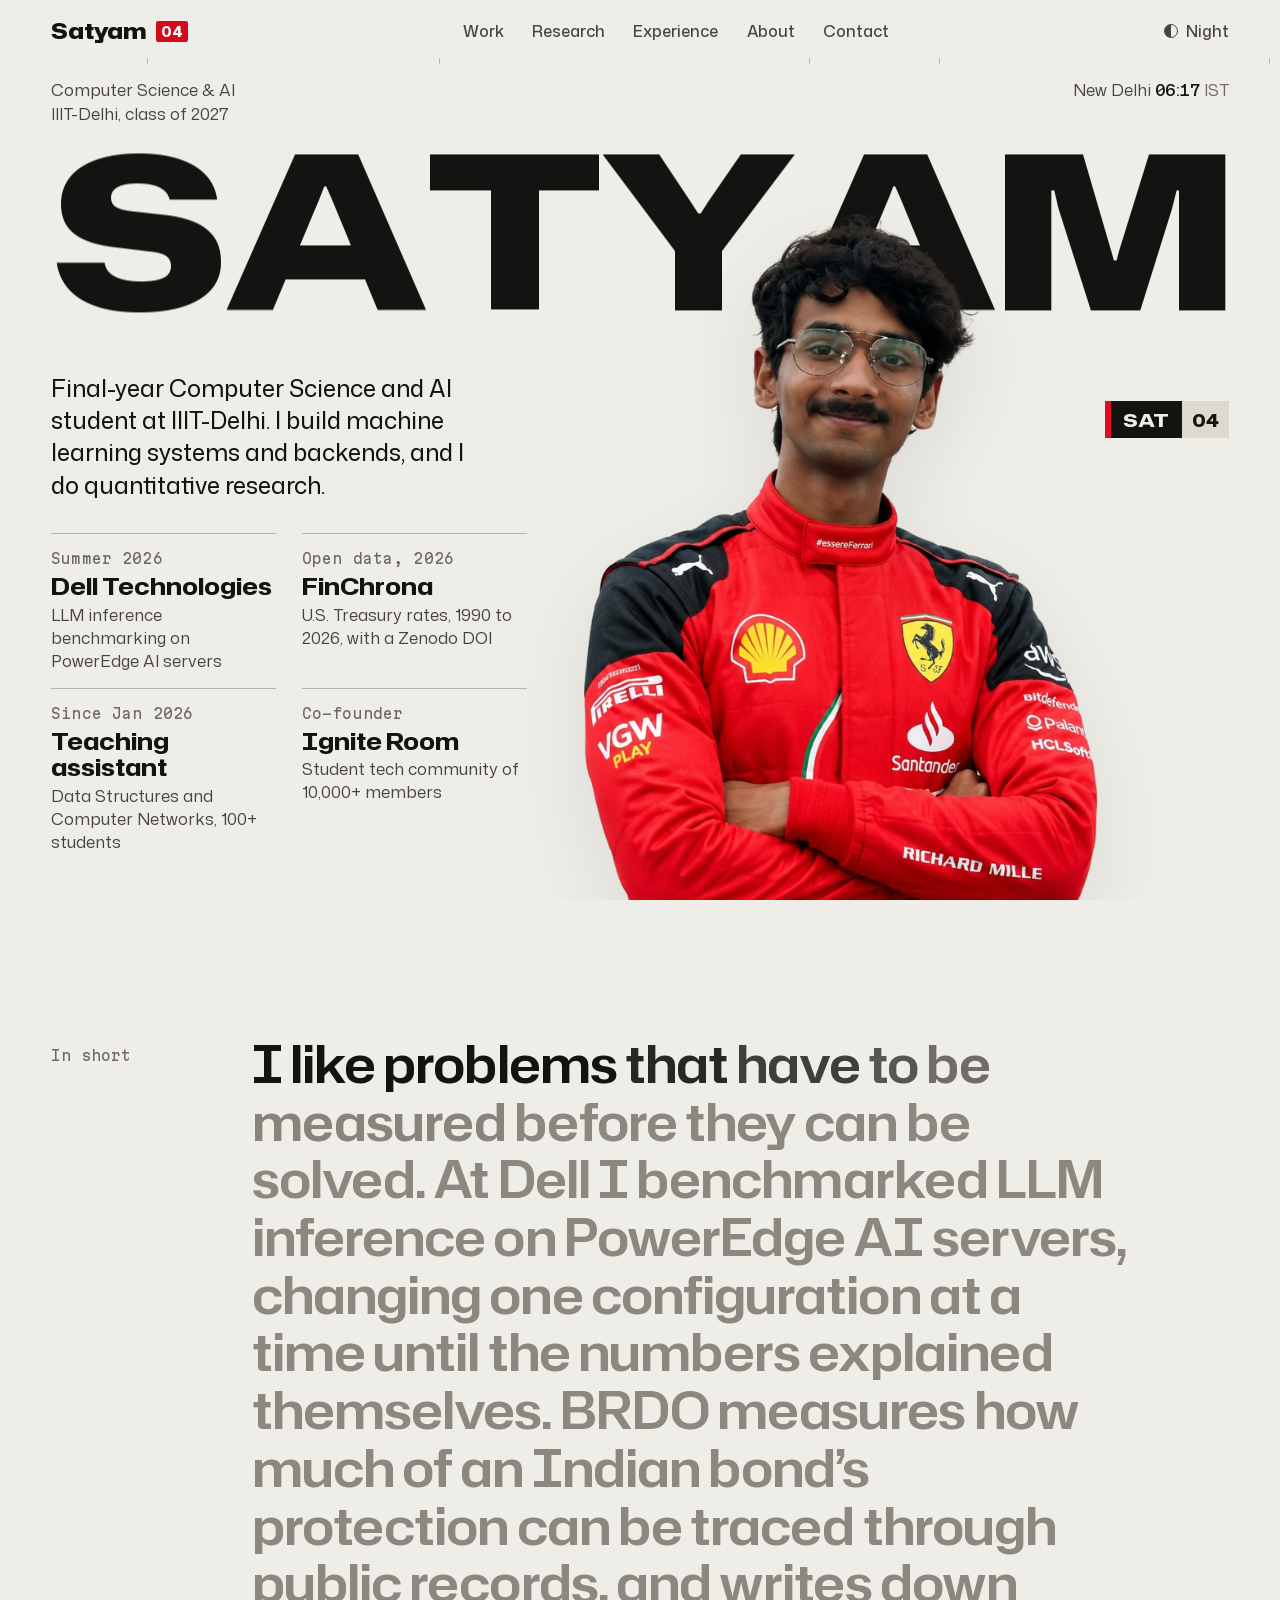
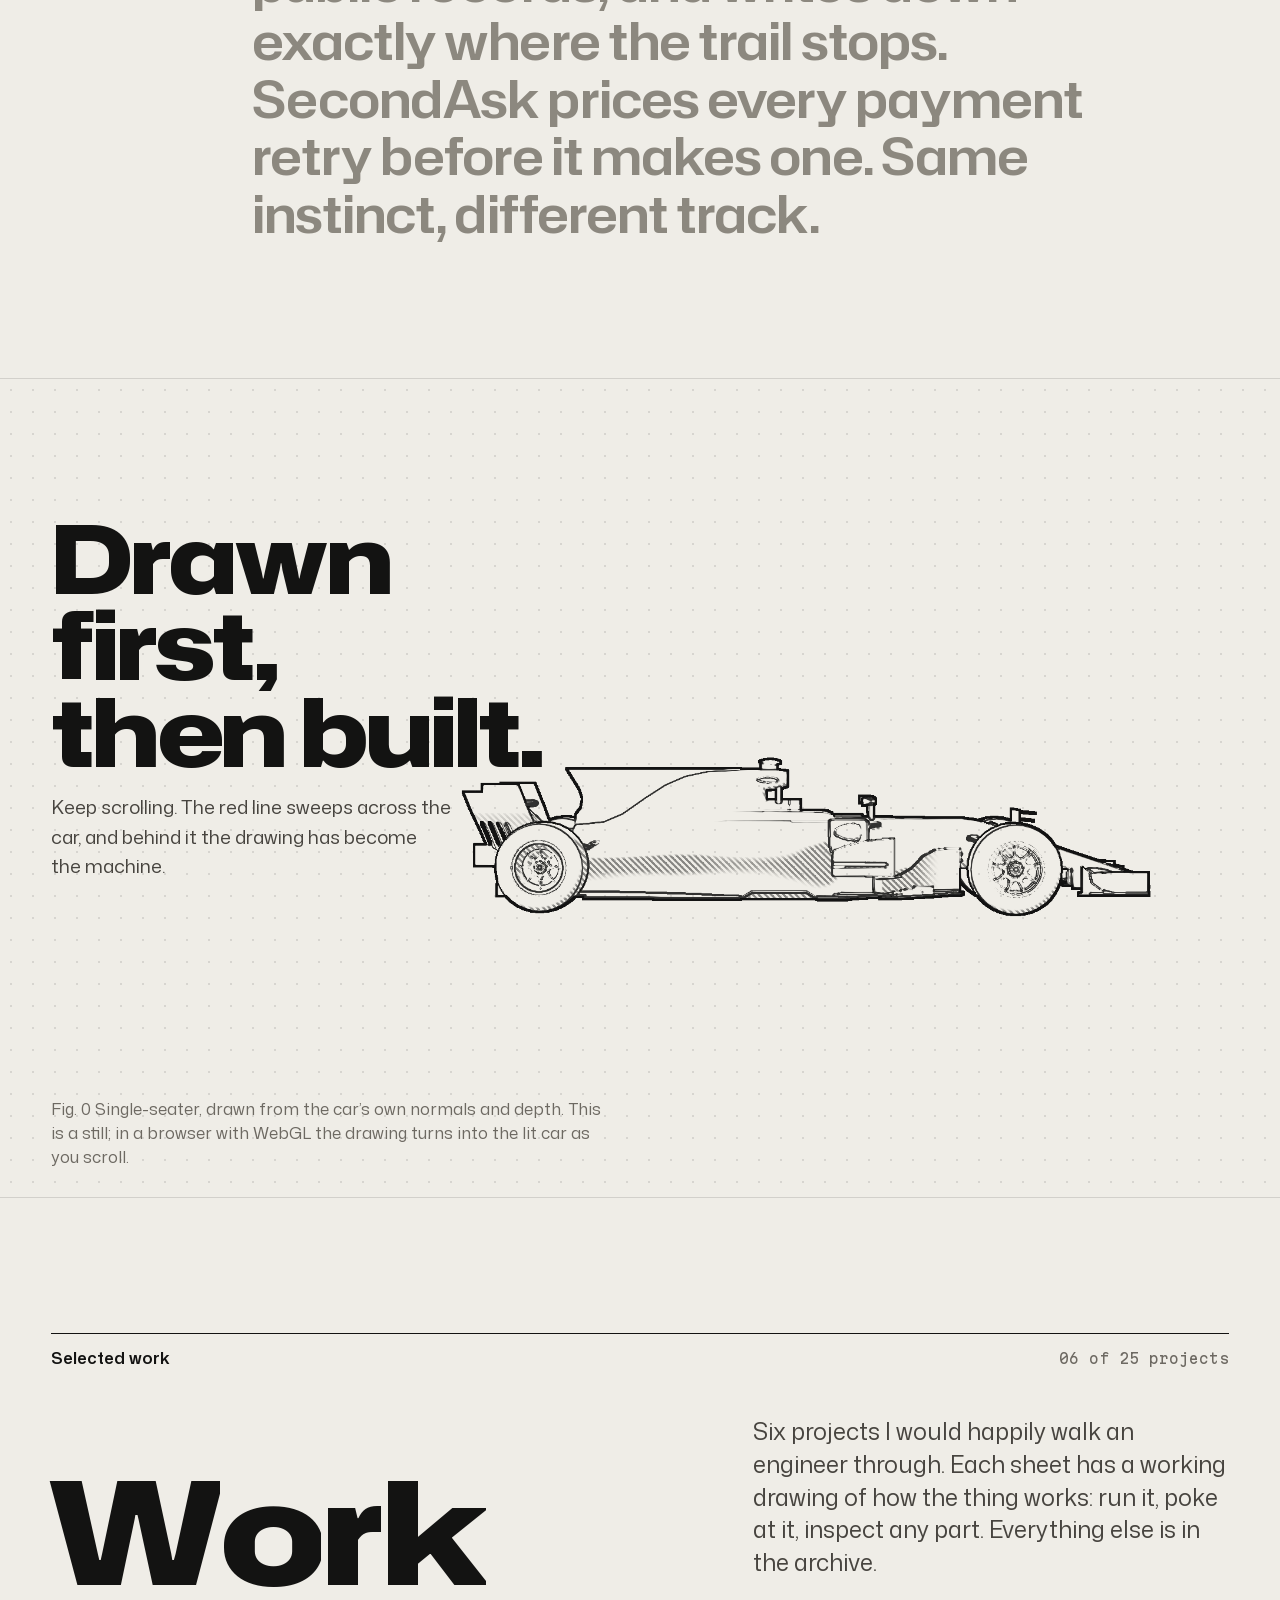
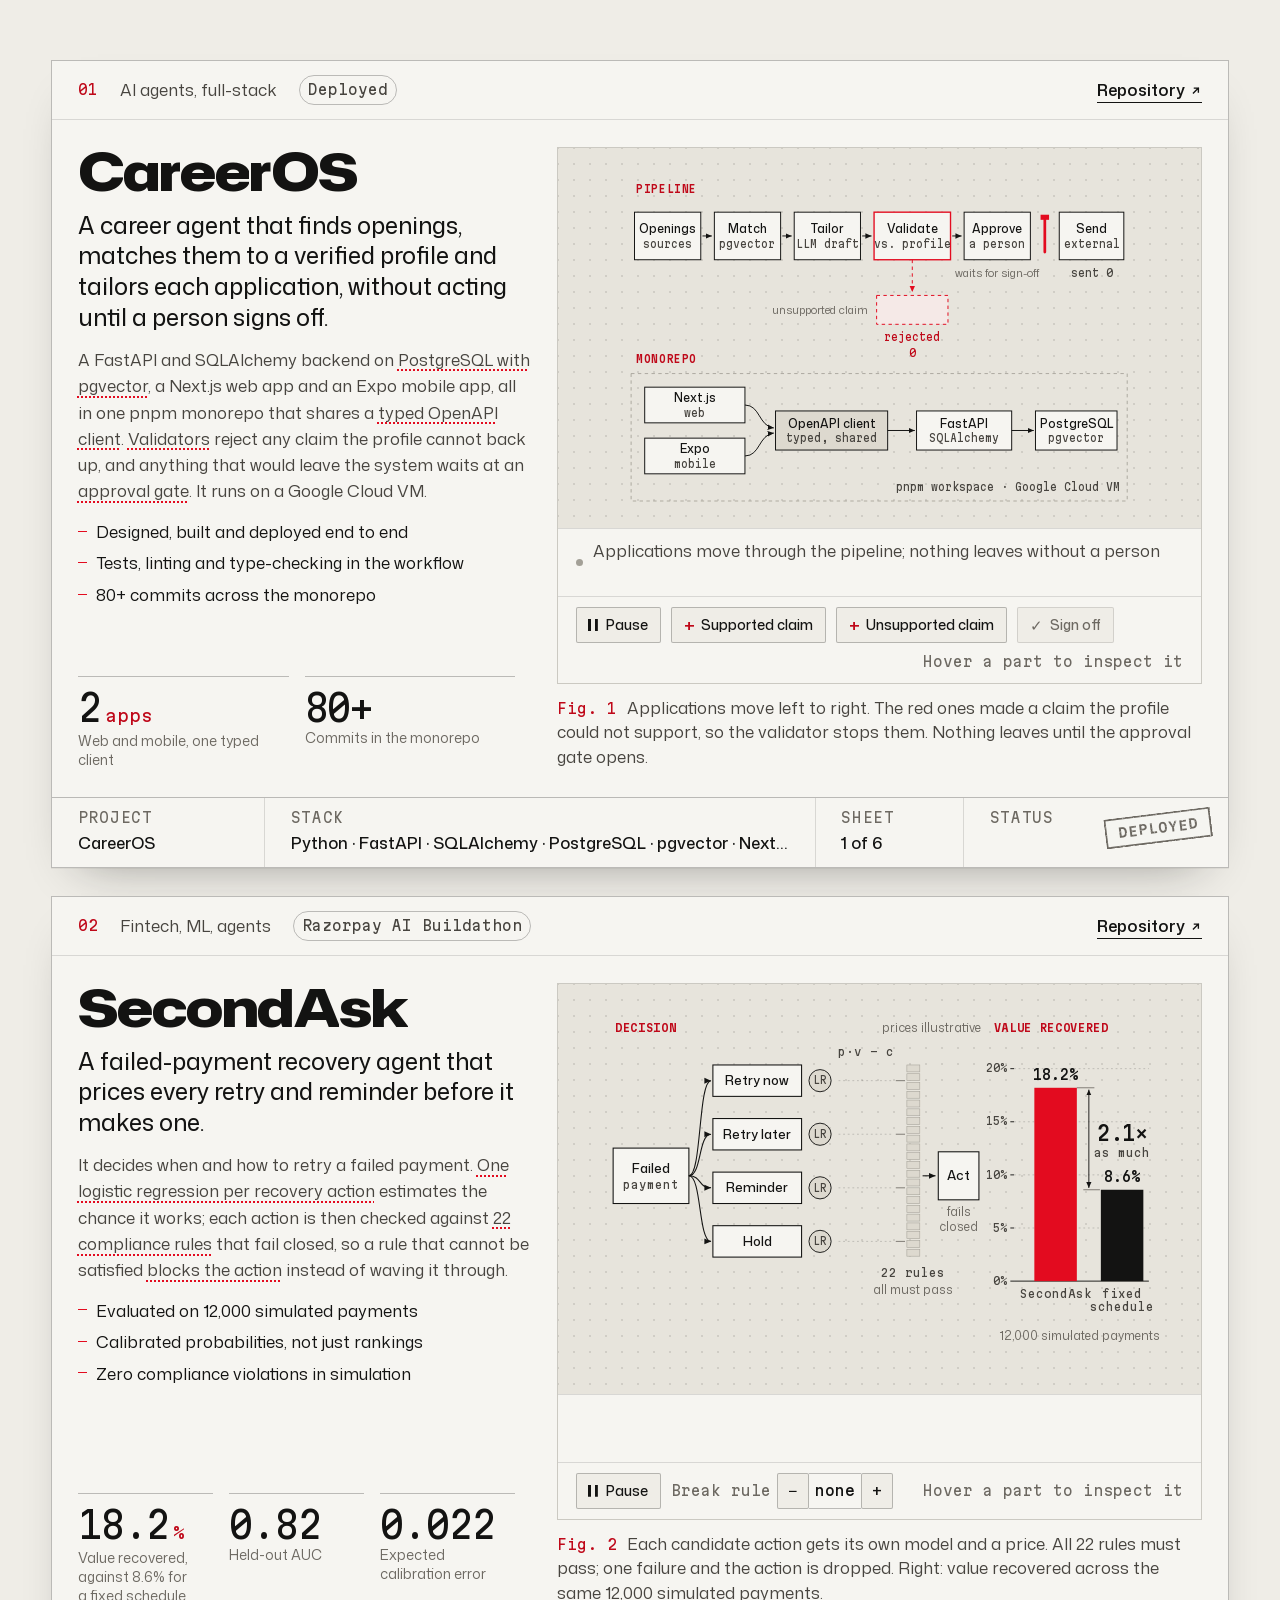
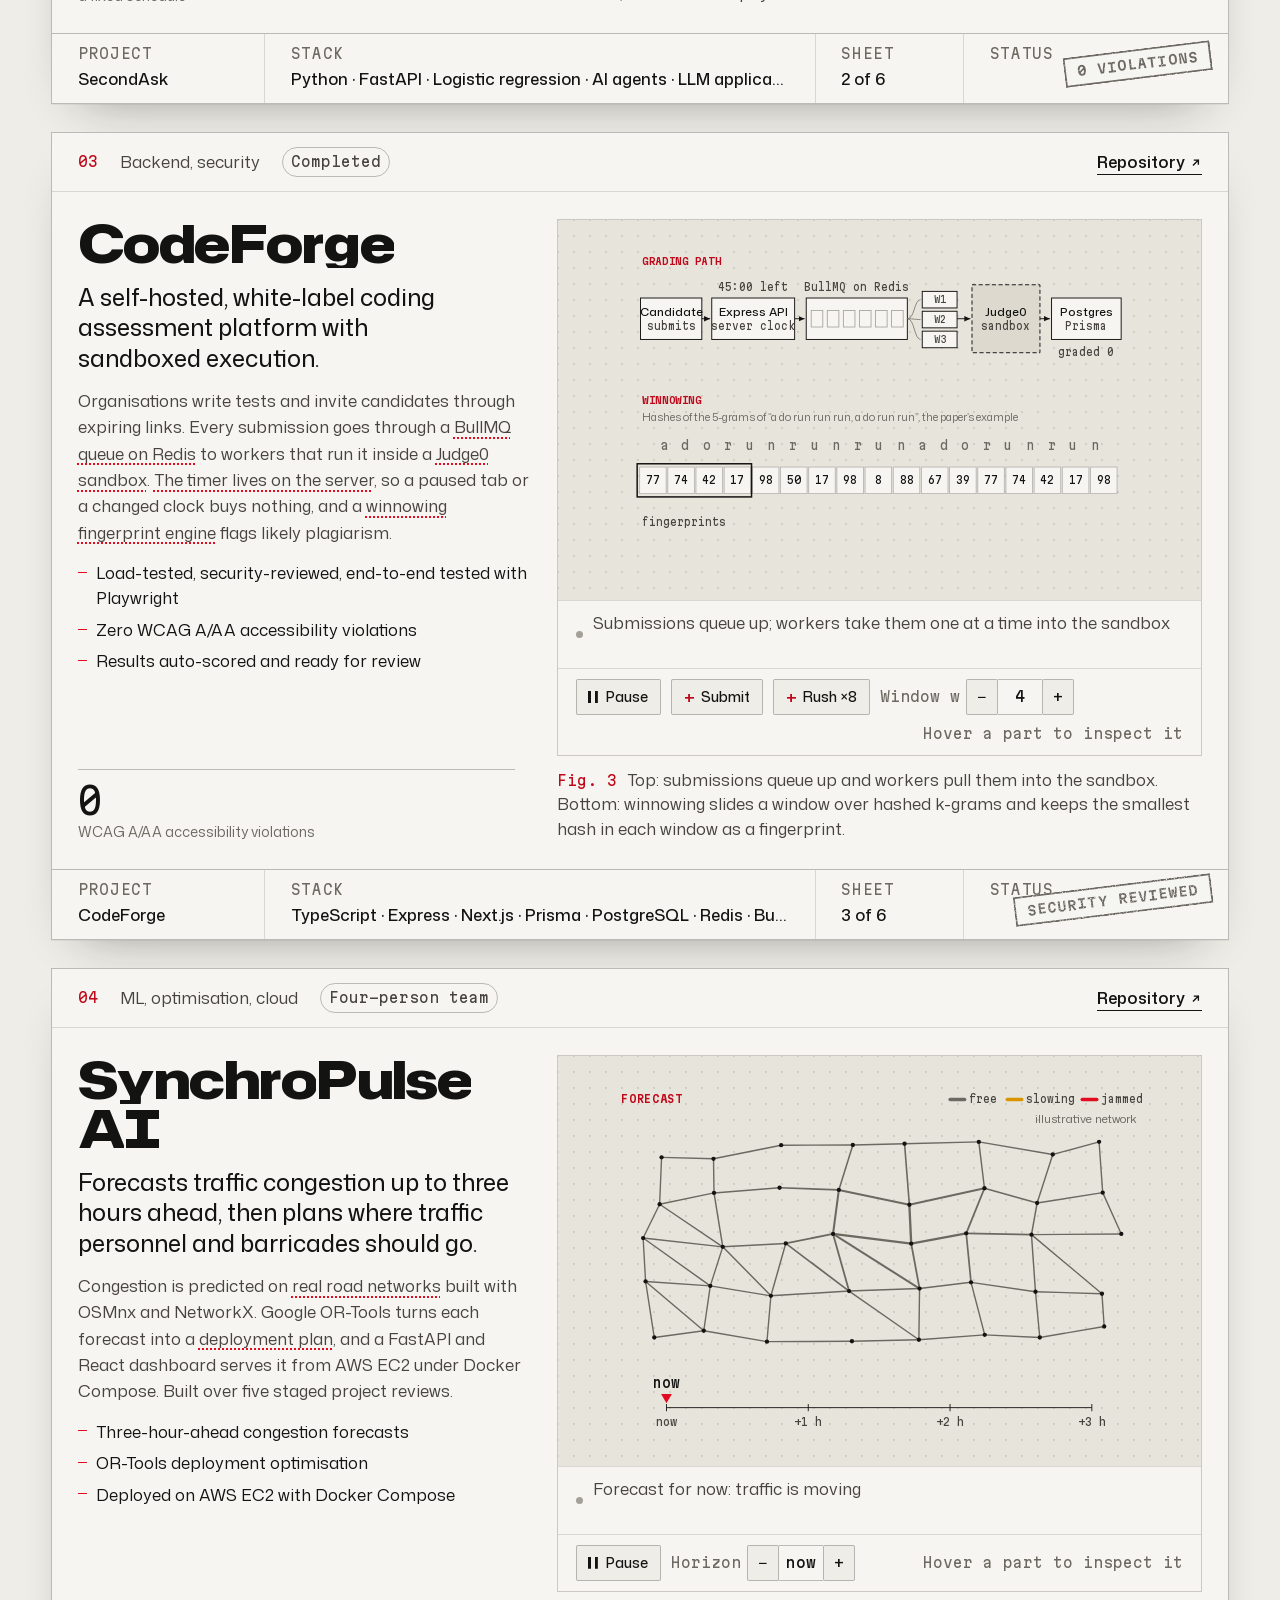
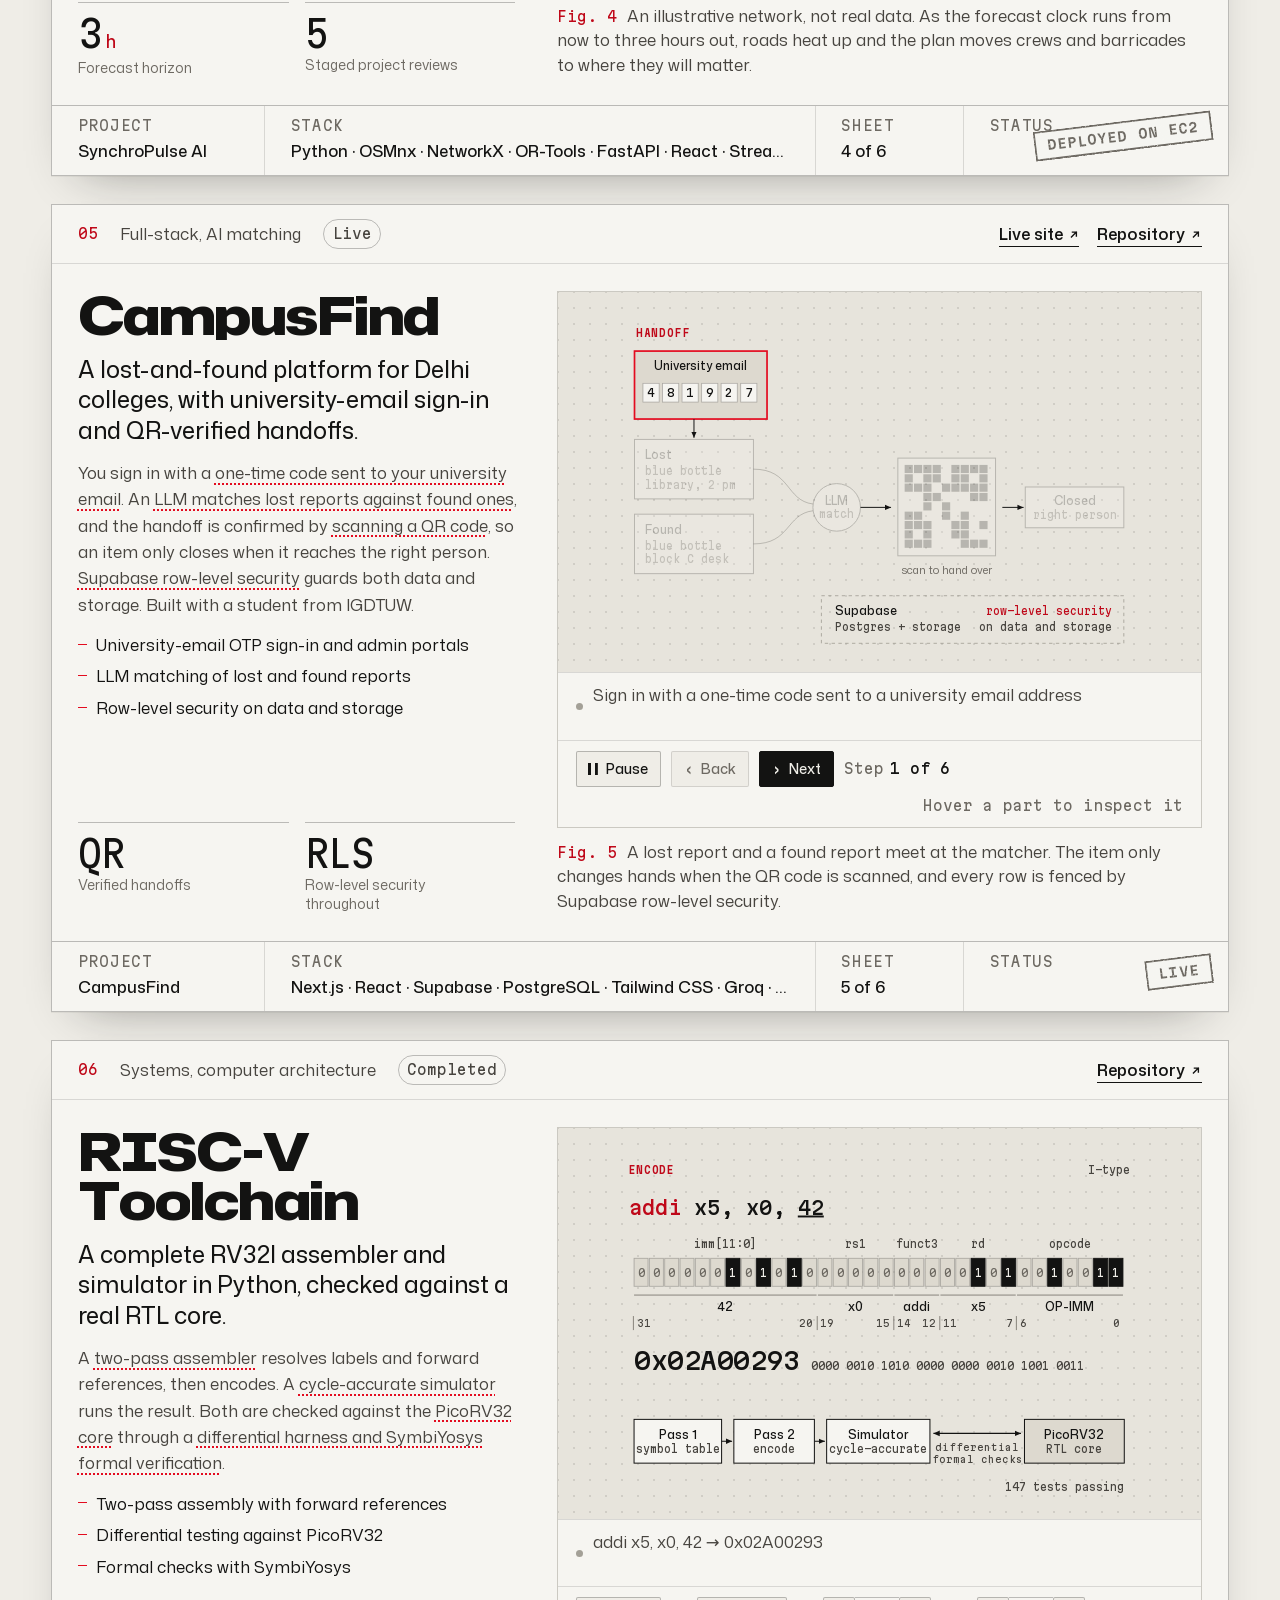
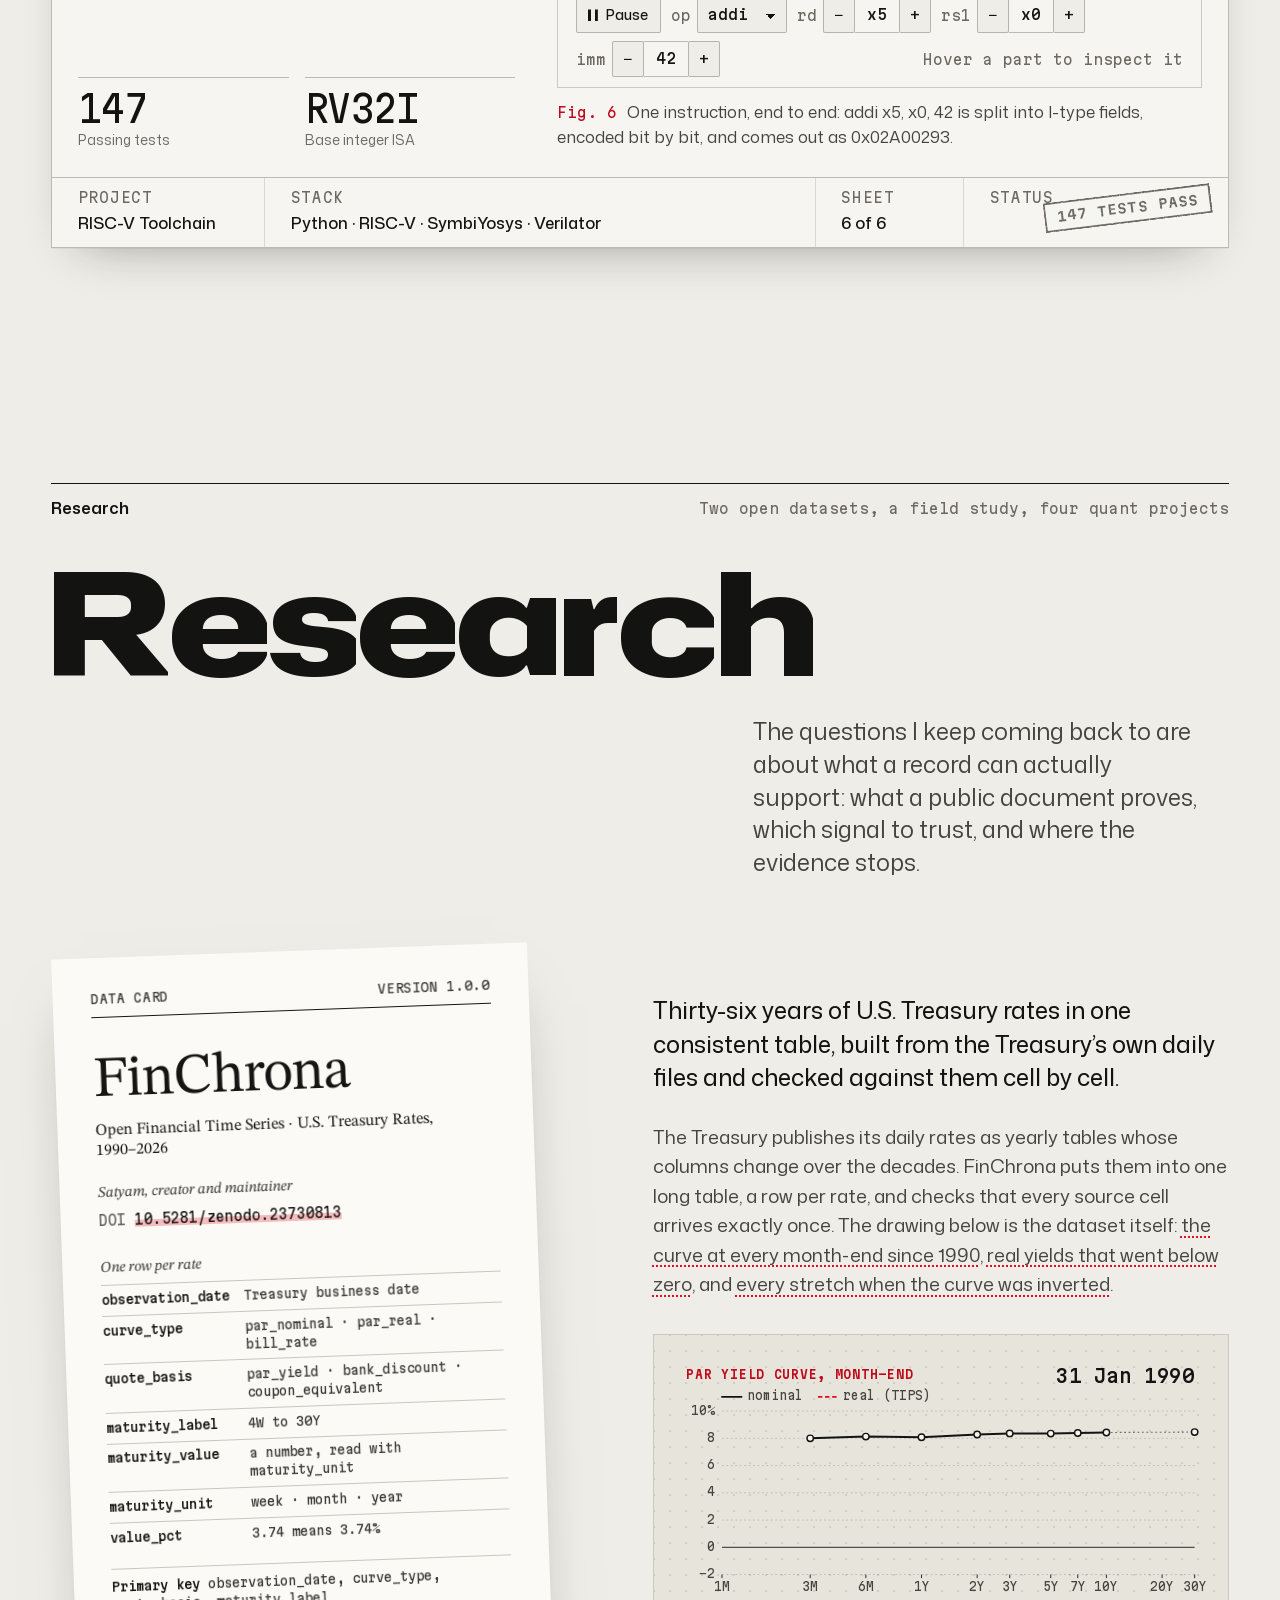
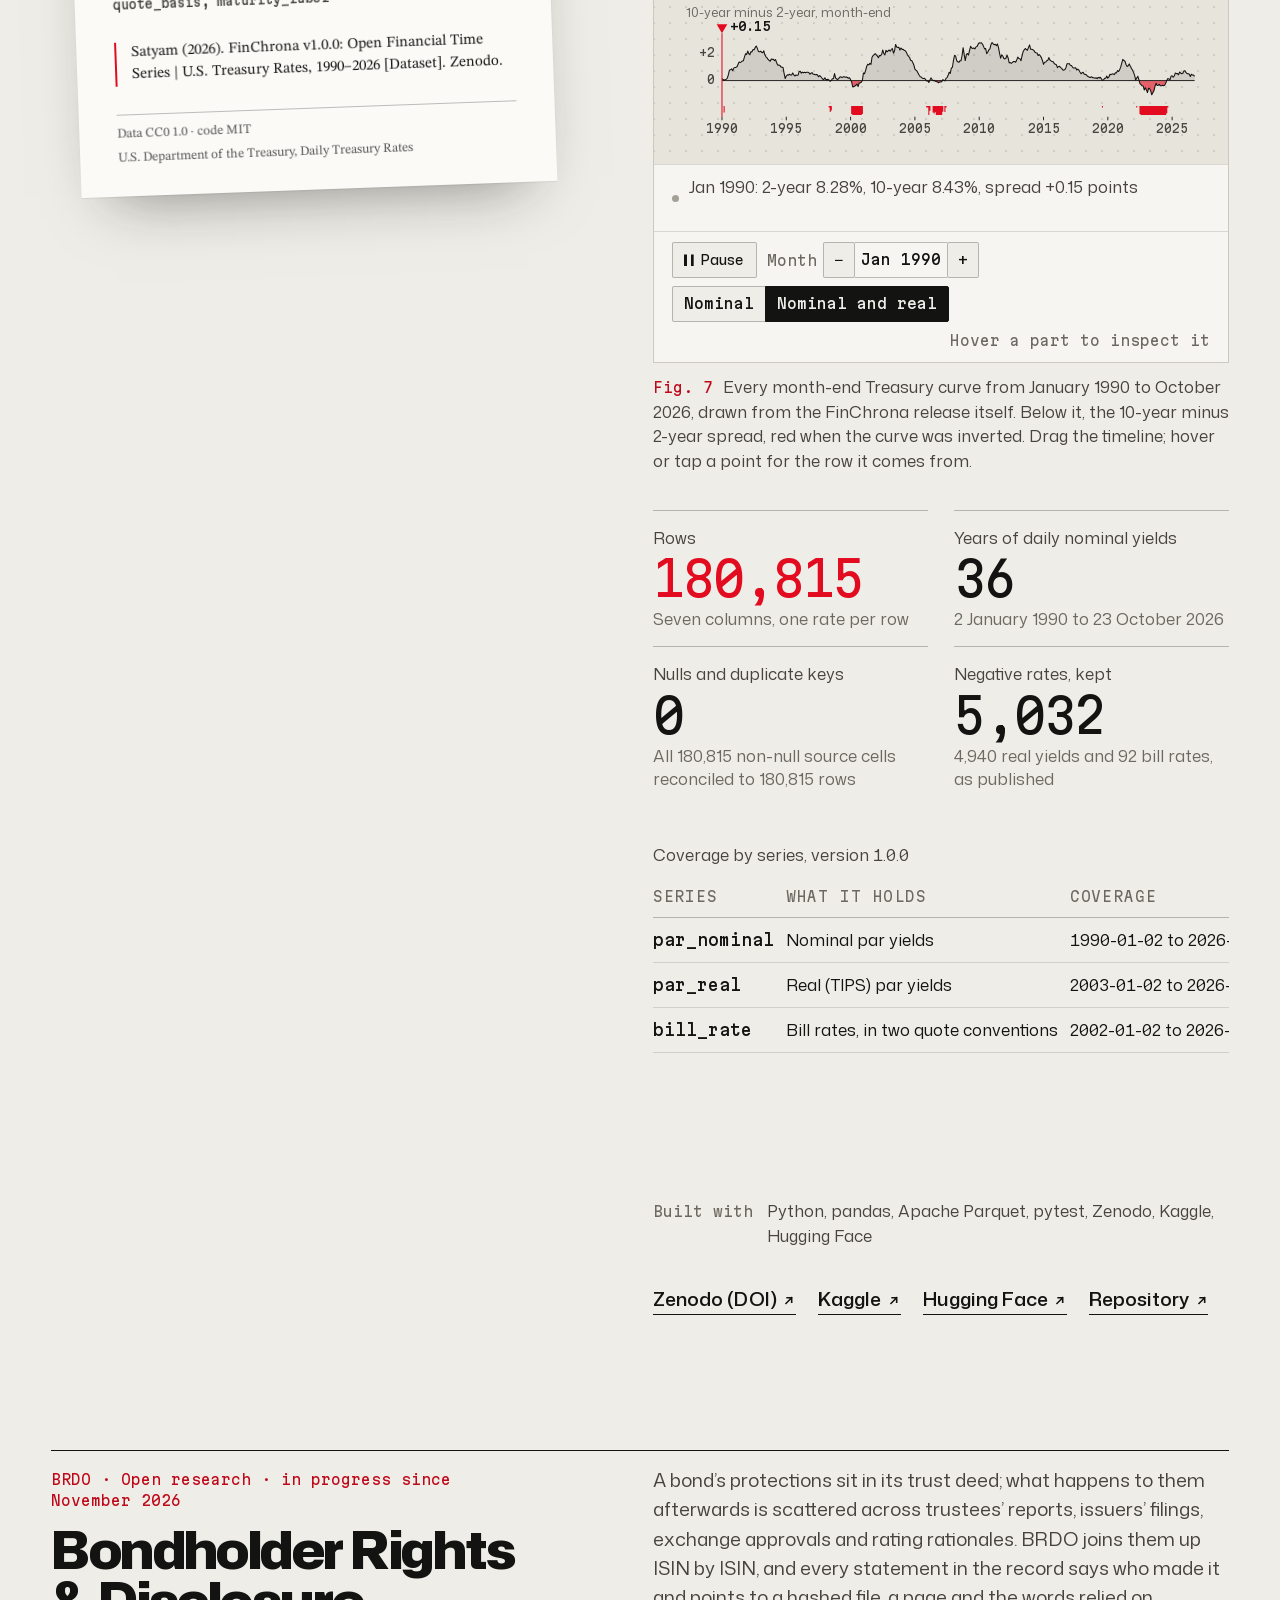
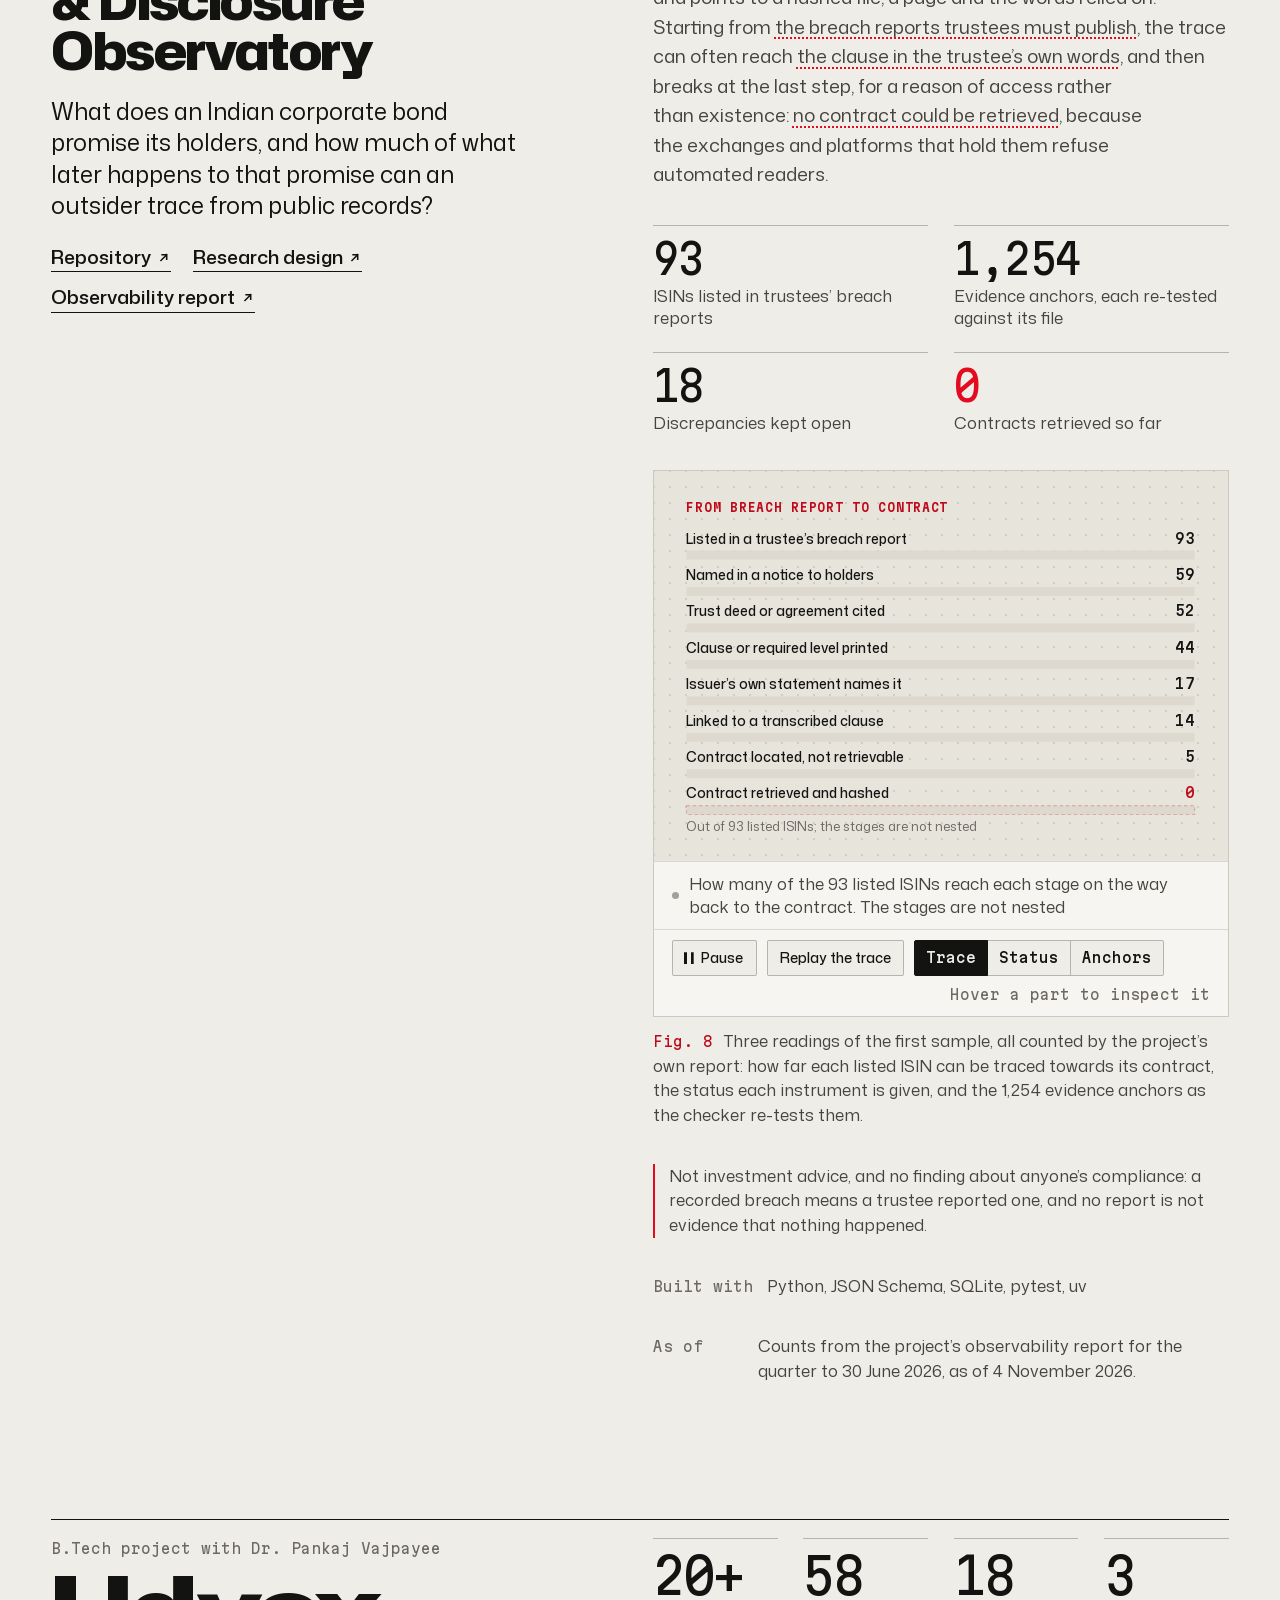
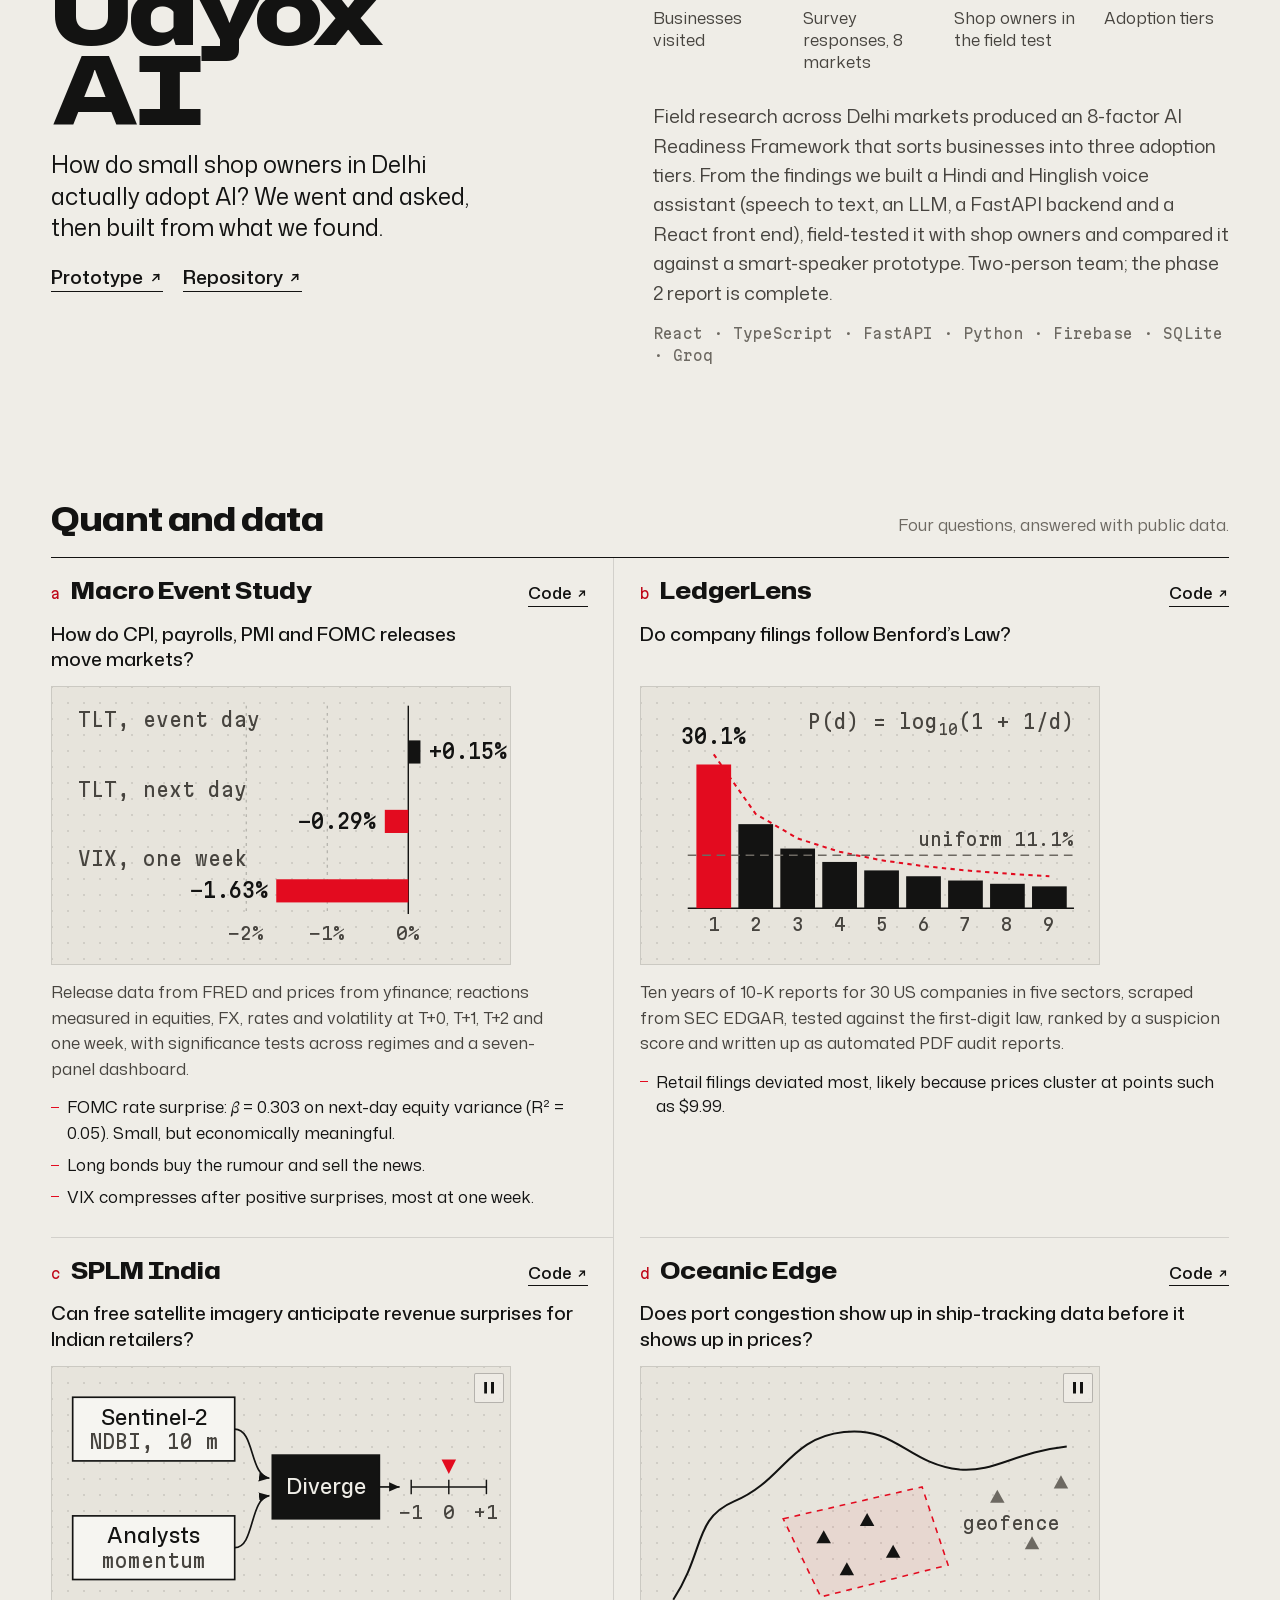
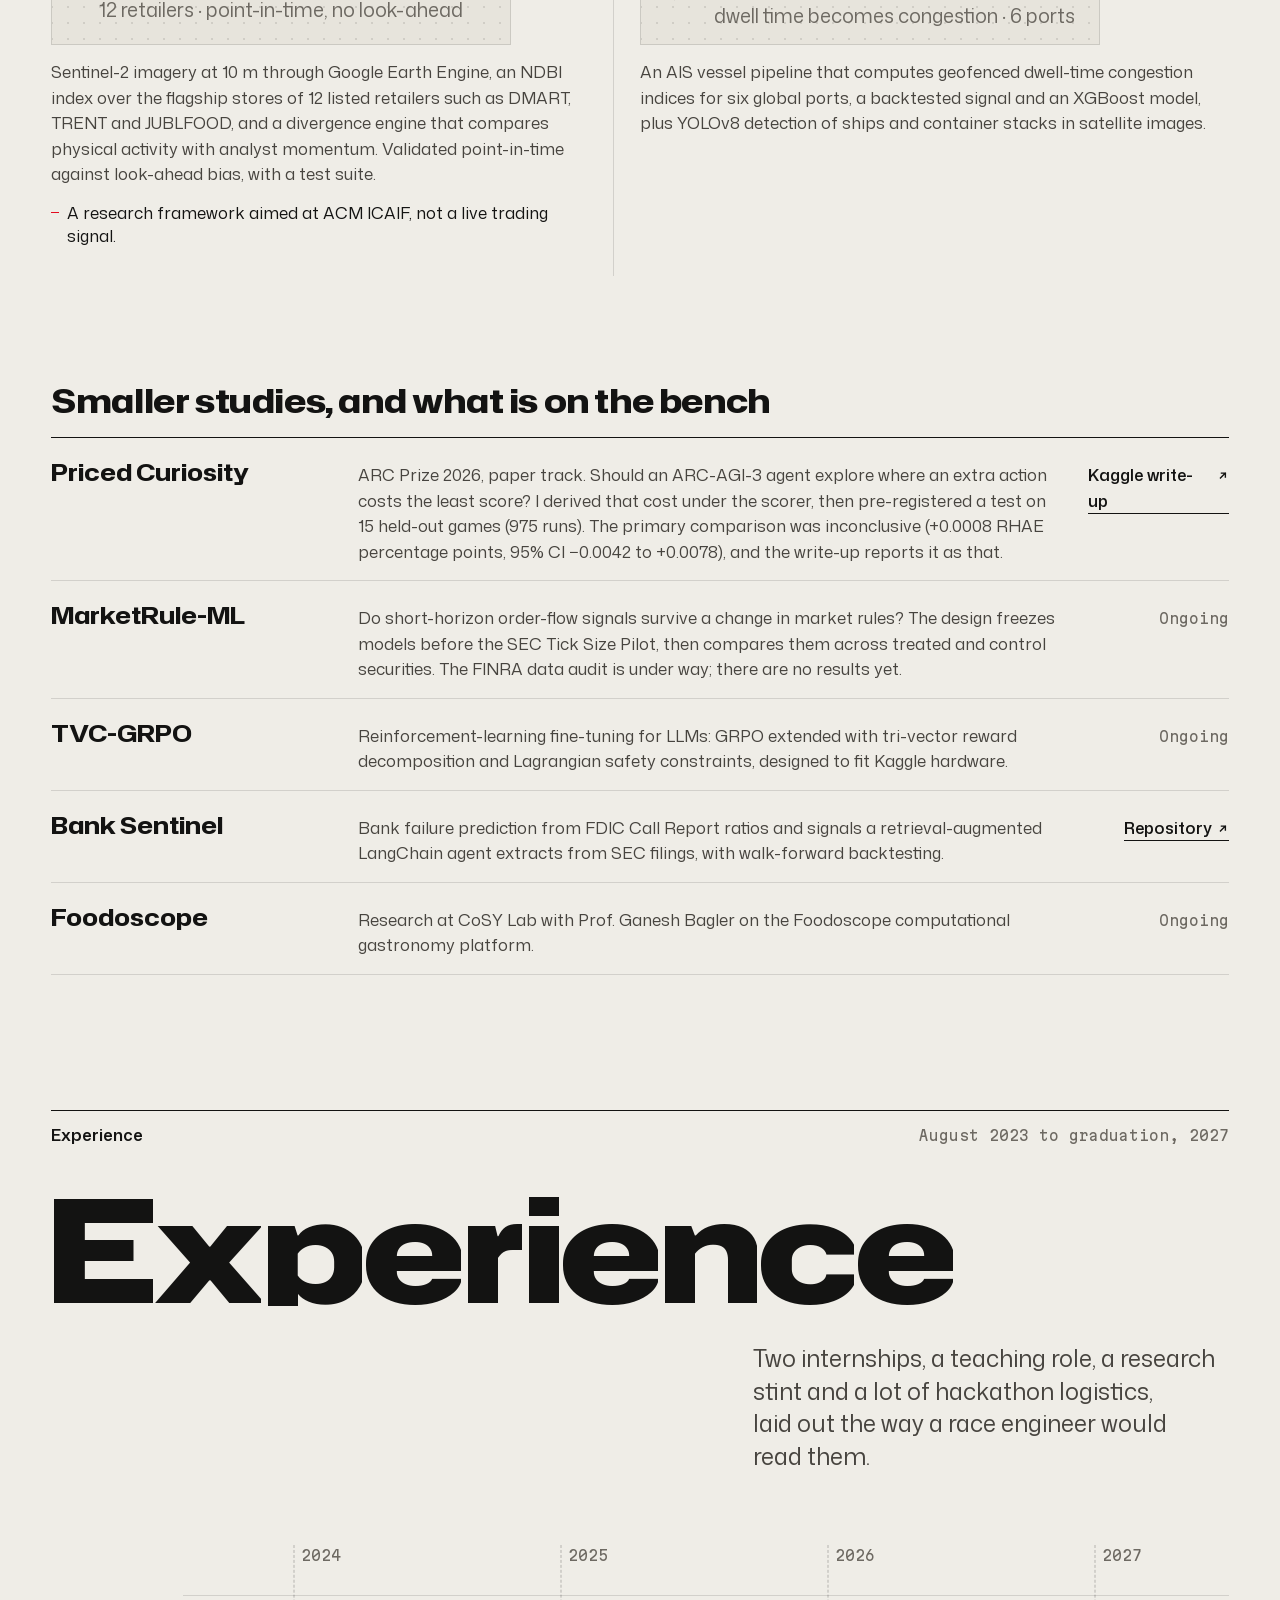
<file: index.html>
<!doctype html>
<html lang="en" data-theme="light">
<head>
<meta charset="utf-8" />
<meta name="viewport" content="width=device-width,initial-scale=1,viewport-fit=cover" />
<title>Satyam · Computer Science &amp; AI, IIIT-Delhi</title>
<meta name="description" content="Satyam is a final-year Computer Science and AI student at IIIT-Delhi who builds ML systems and backends and does quantitative research. Dell Technologies intern, teaching assistant, and creator of the FinChrona open dataset of U.S. Treasury rates." />
<meta name="author" content="Satyam" />
<meta name="robots" content="index, follow, max-image-preview:large" />
<link rel="canonical" href="https://samuraiiii.tech/" />

<meta property="og:type" content="profile" />
<meta property="og:site_name" content="Satyam" />
<meta property="og:locale" content="en_IN" />
<meta property="og:title" content="Satyam · Computer Science & AI, IIIT-Delhi" />
<meta property="og:description" content="ML systems, backends and quantitative research. Six projects with working drawings you can run, two open research datasets, and everything else." />
<meta property="og:url" content="https://samuraiiii.tech/" />
<meta property="og:image" content="https://samuraiiii.tech/assets/og.png" />
<meta property="og:image:width" content="1200" />
<meta property="og:image:height" content="630" />
<meta property="og:image:alt" content="Satyam, in a red race suit, beside his name set large" />
<meta property="profile:first_name" content="Satyam" />
<meta name="twitter:card" content="summary_large_image" />
<meta name="twitter:title" content="Satyam · Computer Science & AI, IIIT-Delhi" />
<meta name="twitter:description" content="ML systems, backends and quantitative research. Six projects with working drawings you can run, two open research datasets, and everything else." />
<meta name="twitter:image" content="https://samuraiiii.tech/assets/og.png" />
<meta name="twitter:image:alt" content="Satyam, in a red race suit, beside his name set large" />

<meta name="theme-color" content="#EFEDE7" id="themeColor" />
<meta name="color-scheme" content="light dark" />
<link rel="icon" href="assets/favicon.svg" type="image/svg+xml" />
<link rel="apple-touch-icon" href="assets/apple-touch-icon.png" />

<script type="application/ld+json">
{
  "@context": "https://schema.org",
  "@graph": [
    {
      "@type": "ProfilePage",
      "@id": "https://samuraiiii.tech/#page",
      "url": "https://samuraiiii.tech/",
      "name": "Satyam · Computer Science & AI, IIIT-Delhi",
      "inLanguage": "en",
      "dateModified": "2026-11-05",
      "isPartOf": { "@id": "https://samuraiiii.tech/#website" },
      "mainEntity": { "@id": "https://samuraiiii.tech/#person" }
    },
    {
      "@type": "Person",
      "@id": "https://samuraiiii.tech/#person",
      "name": "Satyam",
      "url": "https://samuraiiii.tech/",
      "image": "https://samuraiiii.tech/assets/portrait.webp",
      "description": "Final-year Computer Science and AI student at IIIT-Delhi who builds machine learning systems and backends and does quantitative research.",
      "jobTitle": "B.Tech student, Computer Science and Artificial Intelligence",
      "affiliation": {
        "@type": "CollegeOrUniversity",
        "name": "Indraprastha Institute of Information Technology Delhi",
        "alternateName": "IIIT-Delhi",
        "url": "https://www.iiitd.ac.in/"
      },
      "address": { "@type": "PostalAddress", "addressLocality": "New Delhi", "addressCountry": "IN" },
      "email": "mailto:satyam23495@iiitd.ac.in",
      "knowsLanguage": ["en", "hi"],
      "knowsAbout": ["Machine learning", "AI agents", "Backend engineering", "Quantitative research", "Open research data", "Fixed income", "LLM inference benchmarking", "Python", "FastAPI", "PostgreSQL", "RISC-V"],
      "sameAs": [
        "https://github.com/itzsam-lol",
        "https://linkedin.com/in/satyam564774288",
        "https://leetcode.com/u/samuraiiii",
        "https://www.kaggle.com/samuraiiii",
        "https://huggingface.co/samisonhf",
        "https://www.instagram.com/sam_r.py/"
      ]
    },
    {
      "@type": "WebSite",
      "@id": "https://samuraiiii.tech/#website",
      "url": "https://samuraiiii.tech/",
      "name": "Satyam",
      "inLanguage": "en"
    }
  ]
}
</script>

<!-- before first paint: the saved theme (else the OS one), and hide what the intro will reveal -->
<script>
  (function () {
    var d = document.documentElement, t = null;
    try { t = localStorage.getItem('theme'); } catch (e) {}
    if (t !== 'light' && t !== 'dark') t = matchMedia('(prefers-color-scheme: dark)').matches ? 'dark' : 'light';
    d.dataset.theme = t;
    document.getElementById('themeColor').content = t === 'dark' ? '#0F0F0E' : '#EFEDE7';
    if (!matchMedia('(prefers-reduced-motion: reduce)').matches) d.classList.add('motion');
  })();
</script>

<link rel="preload" href="assets/fonts/mona-sans.woff2" as="font" type="font/woff2" crossorigin />
<link rel="preload" href="assets/fonts/hubot-sans.woff2" as="font" type="font/woff2" crossorigin />
<link rel="preload" href="assets/fonts/martian-mono.woff2" as="font" type="font/woff2" crossorigin />
<link rel="preload" as="image" href="assets/portrait.avif" type="image/avif" fetchpriority="high"
      imagesrcset="assets/portrait-640.avif 640w, assets/portrait.avif 900w" imagesizes="(max-width: 760px) 92vw, 44vw" />
<link rel="dns-prefetch" href="https://cdn.jsdelivr.net" />

<script type="importmap">
{
  "imports": {
    "three": "https://cdn.jsdelivr.net/npm/three@0.186.0/build/three.module.min.js",
    "three/addons/": "https://cdn.jsdelivr.net/npm/three@0.186.0/examples/jsm/",
    "https://cdn.jsdelivr.net/npm/three@0.186.0/build/three.core.js": "https://cdn.jsdelivr.net/npm/three@0.186.0/build/three.core.min.js"
  }
}
</script>

<link rel="stylesheet" href="css/main.css" />
</head>
<body>

<a class="skip" href="#main">Skip to content</a>

<header class="hdr" id="hdr">
  <a class="hdr-mark" href="#top" aria-label="Satyam 04, back to the top">
    <span class="hdr-name">Satyam</span>
    <span class="hdr-num" aria-hidden="true">04</span>
  </a>
  <nav class="hdr-nav" id="nav" aria-label="Sections"><!--prerender:nav--><a href="#work" data-sec="work">Work</a><a href="#research" data-sec="research">Research</a><a href="#experience" data-sec="experience">Experience</a><a href="#about" data-sec="about">About</a><a href="#contact" data-sec="contact">Contact</a><!--/prerender:nav--></nav>
  <div class="hdr-side">
    <button class="theme-btn" id="themeBtn" type="button" aria-label="Switch to night mode">
      <span class="theme-ico" aria-hidden="true"></span><span class="theme-txt">Night</span>
    </button>
    <button class="menu-btn" id="menuBtn" type="button" aria-expanded="false" aria-controls="menu">Menu</button>
  </div>
  <div class="hdr-rail" aria-hidden="true"><i id="rail"></i></div>
</header>

<div class="menu" id="menu" hidden>
  <nav class="menu-nav" id="menuNav" aria-label="Sections"><!--prerender:menuNav--><a href="#work" data-sec="work"><span class="mn-i">01</span>Work</a><a href="#research" data-sec="research"><span class="mn-i">02</span>Research</a><a href="#experience" data-sec="experience"><span class="mn-i">03</span>Experience</a><a href="#about" data-sec="about"><span class="mn-i">04</span>About</a><a href="#contact" data-sec="contact"><span class="mn-i">05</span>Contact</a><!--/prerender:menuNav--></nav>
  <div class="menu-foot" id="menuFoot"><!--prerender:menuFoot--><a href="mailto:satyam23495@iiitd.ac.in">satyam23495@iiitd.ac.in</a><a href="https://github.com/itzsam-lol" target="_blank" rel="noopener">GitHub</a><a href="https://linkedin.com/in/satyam564774288" target="_blank" rel="noopener">LinkedIn</a><a href="https://leetcode.com/u/samuraiiii" target="_blank" rel="noopener">LeetCode</a><!--/prerender:menuFoot--></div>
</div>

<main id="main" tabindex="-1" data-sig="1kp0i31"><!--prerender:main-->
    <section class="hero" id="top" aria-label="Introduction">
      <div class="hero-meta">
        <p class="hero-role">Computer Science &amp; AI<br>IIIT-Delhi, class of 2027</p>
        <p class="hero-where"><span>New Delhi</span> <time class="clock" id="clock">--:--</time> <span class="hero-tz">IST</span></p>
      </div>

      <div class="hero-stage">
        <h1 class="hero-name" id="heroName" aria-label="Satyam">
          <span class="hn" aria-hidden="true"><span class="hn-ch">S</span><span class="hn-ch">A</span><span class="hn-ch">T</span><span class="hn-ch">Y</span><span class="hn-ch">A</span><span class="hn-ch">M</span></span>
        </h1>
        <picture class="hero-portrait" id="portrait">
          <source type="image/avif" srcset="assets/portrait-640.avif 640w, assets/portrait.avif 900w" sizes="(max-width: 760px) 92vw, 44vw">
          <source type="image/webp" srcset="assets/portrait-640.webp 640w, assets/portrait.webp 900w" sizes="(max-width: 760px) 92vw, 44vw">
          <img src="assets/portrait.webp" width="900" height="1191" alt="Satyam in a red race suit, arms crossed, smiling" fetchpriority="high" decoding="async">
        </picture>
        <div class="hero-plate boot" aria-hidden="true">
          <span class="hp-bar"></span><span class="hp-code">SAT</span><span class="hp-num">04</span>
        </div>
      </div>

      <p class="hero-lede boot">Final-year Computer Science and AI student at IIIT-Delhi. I build machine learning systems and backends, and I do quantitative research.</p>
      <ul class="hero-facts boot" aria-label="At a glance">
      <li class="hf">
        <span class="hf-k">Summer 2026</span>
        <b class="hf-v">Dell Technologies</b>
        <span class="hf-d">LLM inference benchmarking on PowerEdge AI servers</span>
      </li>
      <li class="hf">
        <span class="hf-k">Open data, 2026</span>
        <b class="hf-v">FinChrona</b>
        <span class="hf-d">U.S. Treasury rates, 1990 to 2026, with a Zenodo DOI</span>
      </li>
      <li class="hf">
        <span class="hf-k">Since Jan 2026</span>
        <b class="hf-v">Teaching assistant</b>
        <span class="hf-d">Data Structures and Computer Networks, 100+ students</span>
      </li>
      <li class="hf">
        <span class="hf-k">Co-founder</span>
        <b class="hf-v">Ignite Room</b>
        <span class="hf-d">Student tech community of 10,000+ members</span>
      </li></ul>

      <div class="lights" id="lights" aria-hidden="true"><i></i><i></i><i></i><i></i><i></i></div>
    </section>
    <section class="intro" id="intro" aria-label="In short">
      <div class="intro-grid">
        <p class="intro-k">In short</p>
        <p class="intro-text" id="introText">I like problems that have to be measured before they can be solved. At Dell I benchmarked LLM inference on PowerEdge AI servers, changing one configuration at a time until the numbers explained themselves. BRDO measures how much of an Indian bond’s protection can be traced through public records, and writes down exactly where the trail stops. SecondAsk prices every payment retry before it makes one. Same instinct, different track.</p>
      </div>
    </section>
    <section class="machine" id="machine" aria-label="Interlude">
      <div class="machine-stage">
        <canvas class="machine-canvas" id="machineCanvas" aria-hidden="true"></canvas>
        <img class="machine-fallback" id="machineFallback" data-src="assets/car-drawing.webp" alt="" width="1217" height="318" decoding="async">
        <div class="machine-scan" id="machineScan" aria-hidden="true">
          <span class="ms-l">Machine</span><span class="ms-r">Drawing</span>
        </div>
        <div class="machine-copy">
          <h2 class="machine-line split">Drawn first, then built.</h2>
          <p class="machine-note">Keep scrolling. The red line sweeps across the car, and behind it the drawing has become the machine.</p>
        </div>
        <p class="machine-cap machine-cap-live">Fig. 0  Single-seater, rendered live in WebGL from a 269 KB Draco-compressed mesh of 122,000 triangles. Right of the red line is an ink drawing made from the car’s own normals and depth; left of it, the lit car.</p>
        <p class="machine-cap machine-cap-still">Fig. 0  Single-seater, drawn from the car’s own normals and depth. This is a still; in a browser with WebGL the drawing turns into the lit car as you scroll.</p>
        <div class="machine-meter" aria-hidden="true"><span id="machineDeg">000°</span><i><b id="machineBar"></b></i><span id="machinePct">0%</span></div>
      </div>
    </section>
    <section class="work" id="work">
      
      <header class="sec-head">
        <div class="sec-row"><span class="sec-label">Selected work</span><span class="sec-aside">06 of 25 projects</span></div>
        <div class="sec-main is-short">
          <h2 class="sec-title split">Work</h2>
          <p class="sec-intro reveal">Six projects I would happily walk an engineer through. Each sheet has a working drawing of how the thing works: run it, poke at it, inspect any part. Everything else is in the archive.</p>
        </div>
      </header>
      <div class="sheets">
      <div class="anchor" id="careeros"></div>
      <article class="sheet" style="--i:0" aria-labelledby="t-careeros">
        <div class="sheet-in">
          <header class="sheet-top">
            <span class="sheet-n">01</span>
            <span class="sheet-area">AI agents, full-stack</span>
            <span class="sheet-status">Deployed</span>
            <span class="sheet-links"><a class="lnk" href="https://github.com/itzsam-lol/careeros" target="_blank" rel="noopener" aria-label="CareerOS: Repository">Repository<svg class="ico-ext" viewBox="0 0 12 12" aria-hidden="true"><path d="M3.5 8.5 8.5 3.5M4.5 3.5h4v4"/></svg></a></span>
          </header>
          <div class="sheet-body">
            <div class="sheet-text">
              <h3 class="sheet-title" id="t-careeros">CareerOS</h3>
              <p class="sheet-line">A career agent that finds openings, matches them to a verified profile and tailors each application, without acting until a person signs off.</p>
              <p class="sheet-desc">A FastAPI and SQLAlchemy backend on <a class="xref" href="#fig-careeros" data-fig="careeros" data-part="db">PostgreSQL with pgvector</a>, a Next.js web app and an Expo mobile app, all in one pnpm monorepo that shares a <a class="xref" href="#fig-careeros" data-fig="careeros" data-part="client">typed OpenAPI client</a>. <a class="xref" href="#fig-careeros" data-fig="careeros" data-part="validate">Validators</a> reject any claim the profile cannot back up, and anything that would leave the system waits at an <a class="xref" href="#fig-careeros" data-fig="careeros" data-part="gate">approval gate</a>. It runs on a Google Cloud VM.</p>
              <ul class="sheet-points"><li>Designed, built and deployed end to end</li><li>Tests, linting and type-checking in the workflow</li><li>80+ commits across the monorepo</li></ul>
              <dl class="metrics">
      <div class="metric"><dt>Web and mobile, one typed client</dt><dd><span class="m-v num-roll">2</span><span class="m-u">apps</span></dd></div>
      <div class="metric"><dt>Commits in the monorepo</dt><dd><span class="m-v num-roll">80+</span></dd></div>
    </dl>
            </div>
            <figure class="fig sheet-fig" data-fig="careeros" id="fig-careeros">
        <div class="fig-plate is-pending" style="--ar:600/520"><p class="fig-alt">CareerOS pipeline: openings are matched, tailored, validated against the verified profile and approved by a person before anything is sent. Below, the monorepo: web and mobile apps share a typed OpenAPI client in front of a FastAPI service on PostgreSQL with pgvector.</p></div>
        <figcaption><span class="fig-n">Fig. 1</span>Applications move left to right. The red ones made a claim the profile could not support, so the validator stops them. Nothing leaves until the approval gate opens.</figcaption>
      </figure>
          </div>
          <footer class="tblock">
            <div class="tb"><span>Project</span><b>CareerOS</b></div>
            <div class="tb tb-wide"><span>Stack</span><b>Python · FastAPI · SQLAlchemy · PostgreSQL · pgvector · Next.js · React Native · Docker Compose · Google Cloud · OpenAPI</b></div>
            <div class="tb"><span>Sheet</span><b>1 of 6</b></div>
            <div class="tb tb-stamp"><span>Status</span><b class="stamp"><span>Deployed</span></b></div>
          </footer>
        </div>
      </article>
      <div class="anchor" id="secondask"></div>
      <article class="sheet" style="--i:1" aria-labelledby="t-secondask">
        <div class="sheet-in">
          <header class="sheet-top">
            <span class="sheet-n">02</span>
            <span class="sheet-area">Fintech, ML, agents</span>
            <span class="sheet-status">Razorpay AI Buildathon</span>
            <span class="sheet-links"><a class="lnk" href="https://github.com/itzsam-lol/SecondAsk" target="_blank" rel="noopener" aria-label="SecondAsk: Repository">Repository<svg class="ico-ext" viewBox="0 0 12 12" aria-hidden="true"><path d="M3.5 8.5 8.5 3.5M4.5 3.5h4v4"/></svg></a></span>
          </header>
          <div class="sheet-body">
            <div class="sheet-text">
              <h3 class="sheet-title" id="t-secondask">SecondAsk</h3>
              <p class="sheet-line">A failed-payment recovery agent that prices every retry and reminder before it makes one.</p>
              <p class="sheet-desc">It decides when and how to retry a failed payment. <a class="xref" href="#fig-secondask" data-fig="secondask" data-part="model">One logistic regression per recovery action</a> estimates the chance it works; each action is then checked against <a class="xref" href="#fig-secondask" data-fig="secondask" data-part="rules">22 compliance rules</a> that fail closed, so a rule that cannot be satisfied <a class="xref" href="#fig-secondask" data-fig="secondask" data-part="act">blocks the action</a> instead of waving it through.</p>
              <ul class="sheet-points"><li>Evaluated on 12,000 simulated payments</li><li>Calibrated probabilities, not just rankings</li><li>Zero compliance violations in simulation</li></ul>
              <dl class="metrics">
      <div class="metric"><dt>Value recovered, against 8.6% for a fixed schedule</dt><dd><span class="m-v num-roll">18.2</span><span class="m-u">%</span></dd></div>
      <div class="metric"><dt>Held-out AUC</dt><dd><span class="m-v num-roll">0.82</span></dd></div>
      <div class="metric"><dt>Expected calibration error</dt><dd><span class="m-v num-roll">0.022</span></dd></div>
    </dl>
            </div>
            <figure class="fig sheet-fig" data-fig="secondask" id="fig-secondask">
        <div class="fig-plate is-pending" style="--ar:600/520"><p class="fig-alt">SecondAsk: a failed payment fans out to candidate actions, each scored by its own logistic regression and priced; the highest-priced action must then pass 22 compliance rules that fail closed. Value recovered over 12,000 simulated payments: 18.2% against 8.6% for a fixed retry schedule, 2.1 times as much.</p></div>
        <figcaption><span class="fig-n">Fig. 2</span>Each candidate action gets its own model and a price. All 22 rules must pass; one failure and the action is dropped. Right: value recovered across the same 12,000 simulated payments.</figcaption>
      </figure>
          </div>
          <footer class="tblock">
            <div class="tb"><span>Project</span><b>SecondAsk</b></div>
            <div class="tb tb-wide"><span>Stack</span><b>Python · FastAPI · Logistic regression · AI agents · LLM applications · Simulation</b></div>
            <div class="tb"><span>Sheet</span><b>2 of 6</b></div>
            <div class="tb tb-stamp"><span>Status</span><b class="stamp"><span>0 violations</span></b></div>
          </footer>
        </div>
      </article>
      <div class="anchor" id="codeforge"></div>
      <article class="sheet" style="--i:2" aria-labelledby="t-codeforge">
        <div class="sheet-in">
          <header class="sheet-top">
            <span class="sheet-n">03</span>
            <span class="sheet-area">Backend, security</span>
            <span class="sheet-status">Completed</span>
            <span class="sheet-links"><a class="lnk" href="https://github.com/itzsam-lol/CodeForge" target="_blank" rel="noopener" aria-label="CodeForge: Repository">Repository<svg class="ico-ext" viewBox="0 0 12 12" aria-hidden="true"><path d="M3.5 8.5 8.5 3.5M4.5 3.5h4v4"/></svg></a></span>
          </header>
          <div class="sheet-body">
            <div class="sheet-text">
              <h3 class="sheet-title" id="t-codeforge">CodeForge</h3>
              <p class="sheet-line">A self-hosted, white-label coding assessment platform with sandboxed execution.</p>
              <p class="sheet-desc">Organisations write tests and invite candidates through expiring links. Every submission goes through a <a class="xref" href="#fig-codeforge" data-fig="codeforge" data-part="queue">BullMQ queue on Redis</a> to workers that run it inside a <a class="xref" href="#fig-codeforge" data-fig="codeforge" data-part="sandbox">Judge0 sandbox</a>. <a class="xref" href="#fig-codeforge" data-fig="codeforge" data-part="api">The timer lives on the server</a>, so a paused tab or a changed clock buys nothing, and a <a class="xref" href="#fig-codeforge" data-fig="codeforge" data-part="prints">winnowing fingerprint engine</a> flags likely plagiarism.</p>
              <ul class="sheet-points"><li>Load-tested, security-reviewed, end-to-end tested with Playwright</li><li>Zero WCAG A/AA accessibility violations</li><li>Results auto-scored and ready for review</li></ul>
              <dl class="metrics">
      <div class="metric"><dt>WCAG A/AA accessibility violations</dt><dd><span class="m-v num-roll">0</span></dd></div>
    </dl>
            </div>
            <figure class="fig sheet-fig" data-fig="codeforge" id="fig-codeforge">
        <div class="fig-plate is-pending" style="--ar:600/530"><p class="fig-alt">CodeForge: a candidate submission passes through the Express API, a BullMQ queue on Redis and a pool of workers into a Judge0 sandbox, with results stored in PostgreSQL. Below, winnowing: a window slides over the hashes of the document&#39;s 5-grams and keeps the smallest hash in each window as a fingerprint.</p></div>
        <figcaption><span class="fig-n">Fig. 3</span>Top: submissions queue up and workers pull them into the sandbox. Bottom: winnowing slides a window over hashed k-grams and keeps the smallest hash in each window as a fingerprint.</figcaption>
      </figure>
          </div>
          <footer class="tblock">
            <div class="tb"><span>Project</span><b>CodeForge</b></div>
            <div class="tb tb-wide"><span>Stack</span><b>TypeScript · Express · Next.js · Prisma · PostgreSQL · Redis · BullMQ · Judge0 · Docker · Playwright</b></div>
            <div class="tb"><span>Sheet</span><b>3 of 6</b></div>
            <div class="tb tb-stamp"><span>Status</span><b class="stamp"><span>Security reviewed</span></b></div>
          </footer>
        </div>
      </article>
      <div class="anchor" id="synchropulse"></div>
      <article class="sheet" style="--i:3" aria-labelledby="t-synchropulse">
        <div class="sheet-in">
          <header class="sheet-top">
            <span class="sheet-n">04</span>
            <span class="sheet-area">ML, optimisation, cloud</span>
            <span class="sheet-status">Four-person team</span>
            <span class="sheet-links"><a class="lnk" href="https://github.com/itzsam-lol/synchroo" target="_blank" rel="noopener" aria-label="SynchroPulse AI: Repository">Repository<svg class="ico-ext" viewBox="0 0 12 12" aria-hidden="true"><path d="M3.5 8.5 8.5 3.5M4.5 3.5h4v4"/></svg></a></span>
          </header>
          <div class="sheet-body">
            <div class="sheet-text">
              <h3 class="sheet-title" id="t-synchropulse">SynchroPulse AI</h3>
              <p class="sheet-line">Forecasts traffic congestion up to three hours ahead, then plans where traffic personnel and barricades should go.</p>
              <p class="sheet-desc">Congestion is predicted on <a class="xref" href="#fig-synchropulse" data-fig="synchropulse" data-part="roads">real road networks</a> built with OSMnx and NetworkX. Google OR-Tools turns each forecast into a <a class="xref" href="#fig-synchropulse" data-fig="synchropulse" data-part="crew">deployment plan</a>, and a FastAPI and React dashboard serves it from AWS EC2 under Docker Compose. Built over five staged project reviews.</p>
              <ul class="sheet-points"><li>Three-hour-ahead congestion forecasts</li><li>OR-Tools deployment optimisation</li><li>Deployed on AWS EC2 with Docker Compose</li></ul>
              <dl class="metrics">
      <div class="metric"><dt>Forecast horizon</dt><dd><span class="m-v num-roll">3</span><span class="m-u">h</span></dd></div>
      <div class="metric"><dt>Staged project reviews</dt><dd><span class="m-v num-roll">5</span></dd></div>
    </dl>
            </div>
            <figure class="fig sheet-fig" data-fig="synchropulse" id="fig-synchropulse">
        <div class="fig-plate is-pending" style="--ar:600/530"><p class="fig-alt">SynchroPulse, illustrative: as the forecast clock moves from now to three hours ahead, congestion builds along two corridors, and the deployment plan moves traffic personnel and a barricade to the worst roads.</p></div>
        <figcaption><span class="fig-n">Fig. 4</span>An illustrative network, not real data. As the forecast clock runs from now to three hours out, roads heat up and the plan moves crews and barricades to where they will matter.</figcaption>
      </figure>
          </div>
          <footer class="tblock">
            <div class="tb"><span>Project</span><b>SynchroPulse AI</b></div>
            <div class="tb tb-wide"><span>Stack</span><b>Python · OSMnx · NetworkX · OR-Tools · FastAPI · React · Streamlit · AWS · Docker</b></div>
            <div class="tb"><span>Sheet</span><b>4 of 6</b></div>
            <div class="tb tb-stamp"><span>Status</span><b class="stamp"><span>Deployed on EC2</span></b></div>
          </footer>
        </div>
      </article>
      <div class="anchor" id="campusfind"></div>
      <article class="sheet" style="--i:4" aria-labelledby="t-campusfind">
        <div class="sheet-in">
          <header class="sheet-top">
            <span class="sheet-n">05</span>
            <span class="sheet-area">Full-stack, AI matching</span>
            <span class="sheet-status">Live</span>
            <span class="sheet-links"><a class="lnk" href="https://campusfind2.vercel.app/" target="_blank" rel="noopener" aria-label="CampusFind: Live site">Live site<svg class="ico-ext" viewBox="0 0 12 12" aria-hidden="true"><path d="M3.5 8.5 8.5 3.5M4.5 3.5h4v4"/></svg></a><a class="lnk" href="https://github.com/itzsam-lol/campusfind" target="_blank" rel="noopener" aria-label="CampusFind: Repository">Repository<svg class="ico-ext" viewBox="0 0 12 12" aria-hidden="true"><path d="M3.5 8.5 8.5 3.5M4.5 3.5h4v4"/></svg></a></span>
          </header>
          <div class="sheet-body">
            <div class="sheet-text">
              <h3 class="sheet-title" id="t-campusfind">CampusFind</h3>
              <p class="sheet-line">A lost-and-found platform for Delhi colleges, with university-email sign-in and QR-verified handoffs.</p>
              <p class="sheet-desc">You sign in with a <a class="xref" href="#fig-campusfind" data-fig="campusfind" data-part="signin">one-time code sent to your university email</a>. An <a class="xref" href="#fig-campusfind" data-fig="campusfind" data-part="llm">LLM matches lost reports against found ones</a>, and the handoff is confirmed by <a class="xref" href="#fig-campusfind" data-fig="campusfind" data-part="qr">scanning a QR code</a>, so an item only closes when it reaches the right person. <a class="xref" href="#fig-campusfind" data-fig="campusfind" data-part="rls">Supabase row-level security</a> guards both data and storage. Built with a student from IGDTUW.</p>
              <ul class="sheet-points"><li>University-email OTP sign-in and admin portals</li><li>LLM matching of lost and found reports</li><li>Row-level security on data and storage</li></ul>
              <dl class="metrics">
      <div class="metric"><dt>Verified handoffs</dt><dd><span class="m-v num-roll">QR</span></dd></div>
      <div class="metric"><dt>Row-level security throughout</dt><dd><span class="m-v num-roll">RLS</span></dd></div>
    </dl>
            </div>
            <figure class="fig sheet-fig" data-fig="campusfind" id="fig-campusfind">
        <div class="fig-plate is-pending" style="--ar:600/520"><p class="fig-alt">CampusFind: sign-in by university email code; a lost report and a found report are matched by an LLM; the item is handed over by scanning a QR code and the case closes; data and storage sit behind Supabase row-level security.</p></div>
        <figcaption><span class="fig-n">Fig. 5</span>A lost report and a found report meet at the matcher. The item only changes hands when the QR code is scanned, and every row is fenced by Supabase row-level security.</figcaption>
      </figure>
          </div>
          <footer class="tblock">
            <div class="tb"><span>Project</span><b>CampusFind</b></div>
            <div class="tb tb-wide"><span>Stack</span><b>Next.js · React · Supabase · PostgreSQL · Tailwind CSS · Groq · Vercel</b></div>
            <div class="tb"><span>Sheet</span><b>5 of 6</b></div>
            <div class="tb tb-stamp"><span>Status</span><b class="stamp"><span>Live</span></b></div>
          </footer>
        </div>
      </article>
      <div class="anchor" id="riscv"></div>
      <article class="sheet" style="--i:5" aria-labelledby="t-riscv">
        <div class="sheet-in">
          <header class="sheet-top">
            <span class="sheet-n">06</span>
            <span class="sheet-area">Systems, computer architecture</span>
            <span class="sheet-status">Completed</span>
            <span class="sheet-links"><a class="lnk" href="https://github.com/itzsam-lol/RISCV_Assembler_Simulator" target="_blank" rel="noopener" aria-label="RISC-V Toolchain: Repository">Repository<svg class="ico-ext" viewBox="0 0 12 12" aria-hidden="true"><path d="M3.5 8.5 8.5 3.5M4.5 3.5h4v4"/></svg></a></span>
          </header>
          <div class="sheet-body">
            <div class="sheet-text">
              <h3 class="sheet-title" id="t-riscv">RISC-V Toolchain</h3>
              <p class="sheet-line">A complete RV32I assembler and simulator in Python, checked against a real RTL core.</p>
              <p class="sheet-desc">A <a class="xref" href="#fig-riscv" data-fig="riscv" data-part="pass1">two-pass assembler</a> resolves labels and forward references, then encodes. A <a class="xref" href="#fig-riscv" data-fig="riscv" data-part="sim">cycle-accurate simulator</a> runs the result. Both are checked against the <a class="xref" href="#fig-riscv" data-fig="riscv" data-part="rtl">PicoRV32 core</a> through a <a class="xref" href="#fig-riscv" data-fig="riscv" data-part="checks">differential harness and SymbiYosys formal verification</a>.</p>
              <ul class="sheet-points"><li>Two-pass assembly with forward references</li><li>Differential testing against PicoRV32</li><li>Formal checks with SymbiYosys</li></ul>
              <dl class="metrics">
      <div class="metric"><dt>Passing tests</dt><dd><span class="m-v num-roll">147</span></dd></div>
      <div class="metric"><dt>Base integer ISA</dt><dd><span class="m-v num-roll">RV32I</span></dd></div>
    </dl>
            </div>
            <figure class="fig sheet-fig" data-fig="riscv" id="fig-riscv">
        <div class="fig-plate is-pending" style="--ar:600/520"><p class="fig-alt">RISC-V: an I-type instruction such as addi x5, x0, 42 split into its fields (immediate, source register, funct3, destination register and the OP-IMM opcode) and encoded bit by bit, giving 0x02A00293. Below, the toolchain: two assembler passes, the cycle-accurate simulator, and differential and formal checks against the PicoRV32 core.</p></div>
        <figcaption><span class="fig-n">Fig. 6</span>One instruction, end to end: addi x5, x0, 42 is split into I-type fields, encoded bit by bit, and comes out as 0x02A00293.</figcaption>
      </figure>
          </div>
          <footer class="tblock">
            <div class="tb"><span>Project</span><b>RISC-V Toolchain</b></div>
            <div class="tb tb-wide"><span>Stack</span><b>Python · RISC-V · SymbiYosys · Verilator</b></div>
            <div class="tb"><span>Sheet</span><b>6 of 6</b></div>
            <div class="tb tb-stamp"><span>Status</span><b class="stamp"><span>147 tests pass</span></b></div>
          </footer>
        </div>
      </article></div>
    </section>
    <section class="research" id="research">
      
      <header class="sec-head">
        <div class="sec-row"><span class="sec-label">Research</span><span class="sec-aside">Two open datasets, a field study, four quant projects</span></div>
        <div class="sec-main ">
          <h2 class="sec-title split">Research</h2>
          <p class="sec-intro reveal">The questions I keep coming back to are about what a record can actually support: what a public document proves, which signal to trust, and where the evidence stops.</p>
        </div>
      </header>

      <div class="dset" id="finchrona">
        <div class="dcard-wrap">
          <article class="dcard" aria-label="Data card for FinChrona version 1.0.0">
            <p class="dc-run"><span>Data card</span><span>Version 1.0.0</span></p>
            <h3 class="dc-title">FinChrona</h3>
            <p class="dc-sub">Open Financial Time Series · U.S. Treasury Rates, 1990–2026</p>
            <p class="dc-by">Satyam, creator and maintainer</p>
            <p class="dc-doi"><span>DOI</span> <mark class="hl">10.5281/zenodo.23730813</mark></p>
            <table class="dc-schema">
              <caption>One row per rate</caption>
              <tbody><tr><th scope="row">observation_date</th><td>Treasury business date</td></tr><tr><th scope="row">curve_type</th><td>par_nominal · par_real · bill_rate</td></tr><tr><th scope="row">quote_basis</th><td>par_yield · bank_discount · coupon_equivalent</td></tr><tr><th scope="row">maturity_label</th><td>4W to 30Y</td></tr><tr><th scope="row">maturity_value</th><td>a number, read with maturity_unit</td></tr><tr><th scope="row">maturity_unit</th><td>week · month · year</td></tr><tr><th scope="row">value_pct</th><td>3.74 means 3.74%</td></tr></tbody>
            </table>
            <p class="dc-key"><span>Primary key</span> observation_date, curve_type, quote_basis, maturity_label</p>
            <p class="dc-cite">Satyam (2026). FinChrona v1.0.0: Open Financial Time Series | U.S. Treasury Rates, 1990–2026 [Dataset]. Zenodo.</p>
            <p class="dc-foot"><span>Data CC0 1.0 · code MIT</span><span>U.S. Department of the Treasury, Daily Treasury Rates</span></p>
          </article>
        </div>
        <div class="dset-side">
          <p class="dset-kicker">Dataset, October 2026 · creator and maintainer</p>
          <p class="dset-line">Thirty-six years of U.S. Treasury rates in one consistent table, built from the Treasury’s own daily files and checked against them cell by cell.</p>
          <p class="dset-plain">The Treasury publishes its daily rates as yearly tables whose columns change over the decades. FinChrona puts them into one long table, a row per rate, and checks that every source cell arrives exactly once. The drawing below is the dataset itself: <a class="xref" href="#fig-finchrona" data-fig="finchrona" data-part="curve">the curve at every month-end since 1990</a>, <a class="xref" href="#fig-finchrona" data-fig="finchrona" data-part="real">real yields that went below zero</a>, and <a class="xref" href="#fig-finchrona" data-fig="finchrona" data-part="inv">every stretch when the curve was inverted</a>.</p>
          <figure class="fig " data-fig="finchrona" id="fig-finchrona">
        <div class="fig-plate is-pending" style="--ar:600/560"><p class="fig-alt">FinChrona: the U.S. Treasury nominal par yield curve at every month-end from January 1990 to October 2026, with real (TIPS) par yields from 2003, drawn from the dataset itself. Below it, the month-end spread between the 10-year and 2-year yields, red where the curve was inverted, with a tick for every month that had inverted days.</p></div>
        <figcaption><span class="fig-n">Fig. 7</span>Every month-end Treasury curve from January 1990 to October 2026, drawn from the FinChrona release itself. Below it, the 10-year minus 2-year spread, red when the curve was inverted. Drag the timeline; hover or tap a point for the row it comes from.</figcaption>
      </figure>
          <dl class="results">
      <div class="res is-primary">
        <dt>Rows</dt>
        <dd><span class="res-v num-roll">180,815</span><span class="res-d">Seven columns, one rate per row</span></dd>
      </div>
      <div class="res ">
        <dt>Years of daily nominal yields</dt>
        <dd><span class="res-v num-roll">36</span><span class="res-d">2 January 1990 to 23 October 2026</span></dd>
      </div>
      <div class="res ">
        <dt>Nulls and duplicate keys</dt>
        <dd><span class="res-v num-roll">0</span><span class="res-d">All 180,815 non-null source cells reconciled to 180,815 rows</span></dd>
      </div>
      <div class="res ">
        <dt>Negative rates, kept</dt>
        <dd><span class="res-v num-roll">5,032</span><span class="res-d">4,940 real yields and 92 bill rates, as published</span></dd>
      </div></dl>
          <div class="ds">
            <table class="ds-table">
              <caption>Coverage by series, version 1.0.0</caption>
              <thead><tr><th scope="col">Series</th><th scope="col">What it holds</th><th scope="col">Coverage</th><th scope="col" class="num">Rows</th></tr></thead>
              <tbody>
      <tr><th scope="row"><code>par_nominal</code></th><td>Nominal par yields</td><td>1990-01-02 to 2026-10-23</td><td class="num">99,894</td></tr>
      <tr><th scope="row"><code>par_real</code></th><td>Real (TIPS) par yields</td><td>2003-01-02 to 2026-10-23</td><td class="num">27,609</td></tr>
      <tr><th scope="row"><code>bill_rate</code></th><td>Bill rates, in two quote conventions</td><td>2002-01-02 to 2026-10-23</td><td class="num">53,312</td></tr></tbody>
            </table>
          </div>
          <p class="rmeta"><span>Read it as</span>A historical snapshot, not point-in-time: observation_date is the Treasury business date, not when the number became public. Blank source cells are left out, never filled.</p>
          <p class="rmeta"><span>Built with</span>Python, pandas, Apache Parquet, pytest, Zenodo, Kaggle, Hugging Face</p>
          <p class="rlinks"><a class="lnk" href="https://doi.org/10.5281/zenodo.23730813" target="_blank" rel="noopener" aria-label="FinChrona: Zenodo (DOI)">Zenodo (DOI)<svg class="ico-ext" viewBox="0 0 12 12" aria-hidden="true"><path d="M3.5 8.5 8.5 3.5M4.5 3.5h4v4"/></svg></a><a class="lnk" href="https://www.kaggle.com/datasets/samuraiiii/finchrona-financial-time-series" target="_blank" rel="noopener" aria-label="FinChrona: Kaggle">Kaggle<svg class="ico-ext" viewBox="0 0 12 12" aria-hidden="true"><path d="M3.5 8.5 8.5 3.5M4.5 3.5h4v4"/></svg></a><a class="lnk" href="https://huggingface.co/datasets/samisonhf/finchrona" target="_blank" rel="noopener" aria-label="FinChrona: Hugging Face">Hugging Face<svg class="ico-ext" viewBox="0 0 12 12" aria-hidden="true"><path d="M3.5 8.5 8.5 3.5M4.5 3.5h4v4"/></svg></a><a class="lnk" href="https://github.com/itzsam-lol/finchroma_01" target="_blank" rel="noopener" aria-label="FinChrona: Repository">Repository<svg class="ico-ext" viewBox="0 0 12 12" aria-hidden="true"><path d="M3.5 8.5 8.5 3.5M4.5 3.5h4v4"/></svg></a></p>
        </div>
      </div>

      <div class="obs" id="brdo">
        <div class="obs-head">
          <p class="obs-kind">BRDO · Open research · in progress since November 2026</p>
          <h3 class="obs-title">Bondholder Rights &amp; Disclosure Observatory</h3>
          <p class="obs-line">What does an Indian corporate bond promise its holders, and how much of what later happens to that promise can an outsider trace from public records?</p>
          <p class="rlinks"><a class="lnk" href="https://github.com/itzsam-lol/bondholder-rights-observatory" target="_blank" rel="noopener" aria-label="BRDO: Repository">Repository<svg class="ico-ext" viewBox="0 0 12 12" aria-hidden="true"><path d="M3.5 8.5 8.5 3.5M4.5 3.5h4v4"/></svg></a><a class="lnk" href="https://github.com/itzsam-lol/bondholder-rights-observatory/blob/main/docs/research-design.md" target="_blank" rel="noopener" aria-label="BRDO: Research design">Research design<svg class="ico-ext" viewBox="0 0 12 12" aria-hidden="true"><path d="M3.5 8.5 8.5 3.5M4.5 3.5h4v4"/></svg></a><a class="lnk" href="https://github.com/itzsam-lol/bondholder-rights-observatory/blob/main/docs/observability-report.md" target="_blank" rel="noopener" aria-label="BRDO: Observability report">Observability report<svg class="ico-ext" viewBox="0 0 12 12" aria-hidden="true"><path d="M3.5 8.5 8.5 3.5M4.5 3.5h4v4"/></svg></a></p>
        </div>
        <div class="obs-side">
          <p class="obs-plain">A bond’s protections sit in its trust deed; what happens to them afterwards is scattered across trustees’ reports, issuers’ filings, exchange approvals and rating rationales. BRDO joins them up ISIN by ISIN, and every statement in the record says who made it and points to a hashed file, a page and the words relied on. Starting from <a class="xref" href="#fig-brdo" data-fig="brdo" data-part="s0">the breach reports trustees must publish</a>, the trace can often reach <a class="xref" href="#fig-brdo" data-fig="brdo" data-part="s3">the clause in the trustee’s own words</a>, and then breaks at the last step, for a reason of access rather than existence: <a class="xref" href="#fig-brdo" data-fig="brdo" data-part="s7">no contract could be retrieved</a>, because the exchanges and platforms that hold them refuse automated readers.</p>
          <ul class="obs-nums"><li><b class="num-roll">93</b><span>ISINs listed in trustees’ breach reports</span></li><li><b class="num-roll">1,254</b><span>Evidence anchors, each re-tested against its file</span></li><li><b class="num-roll">18</b><span>Discrepancies kept open</span></li><li><b class="num-roll">0</b><span>Contracts retrieved so far</span></li></ul>
          <figure class="fig " data-fig="brdo" id="fig-brdo">
        <div class="fig-plate is-pending" style="--ar:600/510"><p class="fig-alt">BRDO, from its own report for the quarter to 30 June 2026. Trace: of 93 ISINs listed in trustees’ breach reports, 59 are named in a notice to holders, 52 have a trust deed cited, 44 have the clause printed, 17 are named in the issuer’s own statement, 14 are linked to a transcribed clause, 5 have a contract located that cannot be retrieved, and none has its contract retrieved. Status: 90 reported breach, 3 no report found, 2 conflicting, 1 not assessed. Anchors: 1,254, of which 1,147 verified by machine and 107 read from the rendered page.</p></div>
        <figcaption><span class="fig-n">Fig. 8</span>Three readings of the first sample, all counted by the project’s own report: how far each listed ISIN can be traced towards its contract, the status each instrument is given, and the 1,254 evidence anchors as the checker re-tests them.</figcaption>
      </figure>
          <p class="obs-caveat">Not investment advice, and no finding about anyone’s compliance: a recorded breach means a trustee reported one, and no report is not evidence that nothing happened.</p>
          <p class="rmeta"><span>Built with</span>Python, JSON Schema, SQLite, pytest, uv</p>
          <p class="rmeta"><span>As of</span>Counts from the project’s observability report for the quarter to 30 June 2026, as of 4 November 2026.</p>
        </div>
      </div>

      <div class="udyox" id="udyox">
        <div class="udyox-head">
          <p class="udyox-kind">B.Tech project with Dr. Pankaj Vajpayee</p>
          <h3 class="udyox-title">Udyox AI</h3>
          <p class="udyox-line">How do small shop owners in Delhi actually adopt AI? We went and asked, then built from what we found.</p>
          <p class="udyox-links"><a class="lnk" href="https://udyox-ai.web.app" target="_blank" rel="noopener" aria-label="Udyox AI: Prototype">Prototype<svg class="ico-ext" viewBox="0 0 12 12" aria-hidden="true"><path d="M3.5 8.5 8.5 3.5M4.5 3.5h4v4"/></svg></a><a class="lnk" href="https://github.com/itzsam-lol/udyoxAI" target="_blank" rel="noopener" aria-label="Udyox AI: Repository">Repository<svg class="ico-ext" viewBox="0 0 12 12" aria-hidden="true"><path d="M3.5 8.5 8.5 3.5M4.5 3.5h4v4"/></svg></a></p>
        </div>
        <div class="udyox-body">
          <ul class="udyox-nums"><li><b class="num-roll">20+</b><span>Businesses visited</span></li><li><b class="num-roll">58</b><span>Survey responses, 8 markets</span></li><li><b class="num-roll">18</b><span>Shop owners in the field test</span></li><li><b class="num-roll">3</b><span>Adoption tiers</span></li></ul>
          <p class="udyox-text">Field research across Delhi markets produced an 8-factor AI Readiness Framework that sorts businesses into three adoption tiers. From the findings we built a Hindi and Hinglish voice assistant (speech to text, an LLM, a FastAPI backend and a React front end), field-tested it with shop owners and compared it against a smart-speaker prototype. Two-person team; the phase 2 report is complete.</p>
          <p class="udyox-stack">React · TypeScript · FastAPI · Python · Firebase · SQLite · Groq</p>
        </div>
      </div>

      <div class="quant">
        <div class="quant-head"><h3 class="sub-title">Quant and data</h3><p class="sub-note">Four questions, answered with public data.</p></div>
        <div class="quant-grid">
      <article class="qcard" id="macro">
        <header class="qcard-top"><span class="qcard-n">a</span><h4 class="qcard-title">Macro Event Study</h4>
          <a class="lnk lnk-sm" href="https://github.com/itzsam-lol/macro-event-study-framework" target="_blank" rel="noopener" aria-label="Macro Event Study repository">Code<svg class="ico-ext" viewBox="0 0 12 12" aria-hidden="true"><path d="M3.5 8.5 8.5 3.5M4.5 3.5h4v4"/></svg></a></header>
        <p class="qcard-q">How do CPI, payrolls, PMI and FOMC releases move markets?</p>
        <figure class="fig qfig" data-fig="macro" id="fig-macro">
        <div class="fig-plate is-pending" style="--ar:300/178"><p class="fig-alt">Average reactions after macro releases: long bonds (TLT) up 0.15% on the event day and down 0.29% the next; VIX down 1.63% one week after positive surprises.</p></div>
        
      </figure>
        <p class="qcard-body">Release data from FRED and prices from yfinance; reactions measured in equities, FX, rates and volatility at T+0, T+1, T+2 and one week, with significance tests across regimes and a seven-panel dashboard.</p>
        <ul class="qcard-finds"><li>FOMC rate surprise: <span class="gr">β</span> = 0.303 on next-day equity variance (R² = 0.05). Small, but economically meaningful.</li><li>Long bonds buy the rumour and sell the news.</li><li>VIX compresses after positive surprises, most at one week.</li></ul>
      </article>
      <article class="qcard" id="ledgerlens">
        <header class="qcard-top"><span class="qcard-n">b</span><h4 class="qcard-title">LedgerLens</h4>
          <a class="lnk lnk-sm" href="https://github.com/itzsam-lol/LedgerLens" target="_blank" rel="noopener" aria-label="LedgerLens repository">Code<svg class="ico-ext" viewBox="0 0 12 12" aria-hidden="true"><path d="M3.5 8.5 8.5 3.5M4.5 3.5h4v4"/></svg></a></header>
        <p class="qcard-q">Do company filings follow Benford’s Law?</p>
        <figure class="fig qfig" data-fig="benford" id="fig-benford">
        <div class="fig-plate is-pending" style="--ar:300/178"><p class="fig-alt">Benford’s first-digit law: a leading 1 appears about 30.1% of the time, falling to about 4.6% for a leading 9, against 11.1% each if digits were uniform.</p></div>
        
      </figure>
        <p class="qcard-body">Ten years of 10-K reports for 30 US companies in five sectors, scraped from SEC EDGAR, tested against the first-digit law, ranked by a suspicion score and written up as automated PDF audit reports.</p>
        <ul class="qcard-finds"><li>Retail filings deviated most, likely because prices cluster at points such as $9.99.</li></ul>
      </article>
      <article class="qcard" id="splm">
        <header class="qcard-top"><span class="qcard-n">c</span><h4 class="qcard-title">SPLM India</h4>
          <a class="lnk lnk-sm" href="https://github.com/itzsam-lol/SPLM" target="_blank" rel="noopener" aria-label="SPLM India repository">Code<svg class="ico-ext" viewBox="0 0 12 12" aria-hidden="true"><path d="M3.5 8.5 8.5 3.5M4.5 3.5h4v4"/></svg></a></header>
        <p class="qcard-q">Can free satellite imagery anticipate revenue surprises for Indian retailers?</p>
        <figure class="fig qfig" data-fig="splm" id="fig-splm">
        <div class="fig-plate is-pending" style="--ar:300/178"><p class="fig-alt">SPLM: parking-lot activity from Sentinel-2 imagery and analyst momentum feed a divergence engine that outputs a signal between minus one and plus one.</p></div>
        
      </figure>
        <p class="qcard-body">Sentinel-2 imagery at 10 m through Google Earth Engine, an NDBI index over the flagship stores of 12 listed retailers such as DMART, TRENT and JUBLFOOD, and a divergence engine that compares physical activity with analyst momentum. Validated point-in-time against look-ahead bias, with a test suite.</p>
        <ul class="qcard-finds"><li>A research framework aimed at ACM ICAIF, not a live trading signal.</li></ul>
      </article>
      <article class="qcard" id="oceanic">
        <header class="qcard-top"><span class="qcard-n">d</span><h4 class="qcard-title">Oceanic Edge</h4>
          <a class="lnk lnk-sm" href="https://github.com/itzsam-lol/Oceanic-Edge" target="_blank" rel="noopener" aria-label="Oceanic Edge repository">Code<svg class="ico-ext" viewBox="0 0 12 12" aria-hidden="true"><path d="M3.5 8.5 8.5 3.5M4.5 3.5h4v4"/></svg></a></header>
        <p class="qcard-q">Does port congestion show up in ship-tracking data before it shows up in prices?</p>
        <figure class="fig qfig" data-fig="oceanic" id="fig-oceanic">
        <div class="fig-plate is-pending" style="--ar:300/178"><p class="fig-alt">Oceanic Edge, illustrative: ships inside a port geofence are timed, and dwell time becomes a congestion index.</p></div>
        
      </figure>
        <p class="qcard-body">An AIS vessel pipeline that computes geofenced dwell-time congestion indices for six global ports, a backtested signal and an XGBoost model, plus YOLOv8 detection of ships and container stacks in satellite images.</p>
        
      </article></div>
      </div>

      <div class="ongoing">
        <h3 class="sub-title">Smaller studies, and what is on the bench</h3>
        <ul class="og-list">
      <li class="og"><b>Priced Curiosity</b><span>ARC Prize 2026, paper track. Should an ARC-AGI-3 agent explore where an extra action costs the least score? I derived that cost under the scorer, then pre-registered a test on 15 held-out games (975 runs). The primary comparison was inconclusive (+0.0008 RHAE percentage points, 95% CI −0.0042 to +0.0078), and the write-up reports it as that.</span><a class="lnk lnk-sm" href="https://www.kaggle.com/code/samuraiiii/priced-curiosity-ec" target="_blank" rel="noopener" aria-label="Priced Curiosity: Kaggle write-up">Kaggle write-up<svg class="ico-ext" viewBox="0 0 12 12" aria-hidden="true"><path d="M3.5 8.5 8.5 3.5M4.5 3.5h4v4"/></svg></a></li>
      <li class="og"><b>MarketRule-ML</b><span>Do short-horizon order-flow signals survive a change in market rules? The design freezes models before the SEC Tick Size Pilot, then compares them across treated and control securities. The FINRA data audit is under way; there are no results yet.</span><i class="og-tag">Ongoing</i></li>
      <li class="og"><b>TVC-GRPO</b><span>Reinforcement-learning fine-tuning for LLMs: GRPO extended with tri-vector reward decomposition and Lagrangian safety constraints, designed to fit Kaggle hardware.</span><i class="og-tag">Ongoing</i></li>
      <li class="og"><b>Bank Sentinel</b><span>Bank failure prediction from FDIC Call Report ratios and signals a retrieval-augmented LangChain agent extracts from SEC filings, with walk-forward backtesting.</span><a class="lnk lnk-sm" href="https://github.com/itzsam-lol/Bank-Sentinel" target="_blank" rel="noopener" aria-label="Bank Sentinel: Repository">Repository<svg class="ico-ext" viewBox="0 0 12 12" aria-hidden="true"><path d="M3.5 8.5 8.5 3.5M4.5 3.5h4v4"/></svg></a></li>
      <li class="og"><b>Foodoscope</b><span>Research at CoSY Lab with Prof. Ganesh Bagler on the Foodoscope computational gastronomy platform.</span><i class="og-tag">Ongoing</i></li></ul>
      </div>
    </section>
    <section class="experience" id="experience">
      
      <header class="sec-head">
        <div class="sec-row"><span class="sec-label">Experience</span><span class="sec-aside">August 2023 to graduation, 2027</span></div>
        <div class="sec-main ">
          <h2 class="sec-title split">Experience</h2>
          <p class="sec-intro reveal">Two internships, a teaching role, a research stint and a lot of hackathon logistics, laid out the way a race engineer would read them.</p>
        </div>
      </header>
      
      <figure class="stints" id="stints">
        <div class="st-scroll" id="stScroll">
          <div class="st-chart" style="--now:82.979%" data-from="2023-08" data-to="2027-06">
            <div class="st-axis"><span class="st-year" style="left:10.638%">2024</span><span class="st-year" style="left:36.170%">2025</span><span class="st-year" style="left:61.702%">2026</span><span class="st-year" style="left:87.234%">2027</span></div>
            <div class="st-row st-head" aria-hidden="true"><span class="st-label"></span><span></span></div>
            
      <div class="st-row">
        <span class="st-label">Education</span>
        <div class="st-track">
          <div class="stint c-h  " style="left:0.000%;width:100.000%" tabindex="0"
                      data-from="2023-08" data-to="2027-06" role="img" aria-label="B.Tech, Computer Science &amp; AI, IIIT-Delhi, Aug 2023 to Jun 2027">
                <span class="stint-bar"><span class="tyre" aria-hidden="true">H</span><span class="stint-t">IIIT-Delhi</span></span>
                
                <span class="stint-tip" role="tooltip"><b>B.Tech, Computer Science &amp; AI</b><span>IIIT-Delhi</span><span class="stint-when">Aug 2023 to Jun 2027</span></span>
              </div>
        </div>
      </div>
      <div class="st-row">
        <span class="st-label">Internships</span>
        <div class="st-track">
          <div class="stint c-s  is-narrow" style="left:21.277%;width:6.383%" tabindex="0"
                      data-from="2024-06" data-to="2024-08" role="img" aria-label="Software testing intern, Fam, Jun 2024 to Aug 2024">
                <span class="stint-bar"><span class="tyre" aria-hidden="true">S</span></span>
                <span class="stint-t">Fam</span>
                <span class="stint-tip" role="tooltip"><b>Software testing intern</b><span>Fam</span><span class="stint-when">Jun 2024 to Aug 2024</span></span>
              </div><div class="stint c-s  is-narrow" style="left:72.340%;width:6.383%" tabindex="0"
                      data-from="2026-06" data-to="2026-08" role="img" aria-label="Summer intern, SPA team, Dell Technologies, Jun 2026 to Aug 2026">
                <span class="stint-bar"><span class="tyre" aria-hidden="true">S</span></span>
                <span class="stint-t">Dell Technologies</span>
                <span class="stint-tip" role="tooltip"><b>Summer intern, SPA team</b><span>Dell Technologies</span><span class="stint-when">Jun 2026 to Aug 2026</span></span>
              </div>
        </div>
      </div>
      <div class="st-row">
        <span class="st-label">Research</span>
        <div class="st-track">
          <div class="stint c-m  is-narrow" style="left:44.681%;width:6.383%" tabindex="0"
                      data-from="2025-05" data-to="2025-07" role="img" aria-label="Research intern, Foodoscope, CoSY Lab, May 2025 to Jul 2025">
                <span class="stint-bar"><span class="tyre" aria-hidden="true">M</span></span>
                <span class="stint-t">CoSY Lab</span>
                <span class="stint-tip" role="tooltip"><b>Research intern, Foodoscope</b><span>CoSY Lab</span><span class="stint-when">May 2025 to Jul 2025</span></span>
              </div>
        </div>
      </div>
      <div class="st-row">
        <span class="st-label">Teaching</span>
        <div class="st-track">
          <div class="stint c-i is-open " style="left:61.702%;width:calc(max(1.4%, var(--now) - 61.702%))" tabindex="0"
                      data-from="2026-01" data-to="" role="img" aria-label="Teaching assistant, DSA and Networks, IIIT-Delhi, Jan 2026 to now">
                <span class="stint-bar"><span class="tyre" aria-hidden="true">I</span><span class="stint-t">IIIT-Delhi</span></span>
                
                <span class="stint-tip" role="tooltip"><b>Teaching assistant, DSA and Networks</b><span>IIIT-Delhi</span><span class="stint-when">Jan 2026 to now</span></span>
              </div>
        </div>
      </div>
      <div class="st-row">
        <span class="st-label">Community</span>
        <div class="st-track">
          <div class="stint c-w  " style="left:31.915%;width:21.277%" tabindex="0"
                      data-from="2024-11" data-to="2025-08" role="img" aria-label="Vice chairperson, IEEE-IIITD, Nov 2024 to Aug 2025">
                <span class="stint-bar"><span class="tyre" aria-hidden="true">W</span><span class="stint-t">IEEE-IIITD</span></span>
                
                <span class="stint-tip" role="tooltip"><b>Vice chairperson</b><span>IEEE-IIITD</span><span class="stint-when">Nov 2024 to Aug 2025</span></span>
              </div><div class="stint c-w  is-narrow" style="left:53.191%;width:8.511%" tabindex="0"
                      data-from="2025-09" data-to="2025-12" role="img" aria-label="Lead organiser, Hack The Flame, Sept 2025 to Dec 2025">
                <span class="stint-bar"><span class="tyre" aria-hidden="true">W</span></span>
                <span class="stint-t">Hack The Flame</span>
                <span class="stint-tip" role="tooltip"><b>Lead organiser</b><span>Hack The Flame</span><span class="stint-when">Sept 2025 to Dec 2025</span></span>
              </div>
        </div>
      </div>
            <div class="st-now" aria-hidden="true"><span>Now</span></div>
            <div class="st-future" aria-hidden="true"></div>
            <div class="st-cursor" aria-hidden="true"><span></span></div>
          </div>
        </div>
        <figcaption class="st-cap">
          <ul class="st-legend">
      <li class="lg c-h"><span class="tyre" aria-hidden="true">H</span><span><b>Education</b> <i>hard</i></span></li>
      <li class="lg c-s"><span class="tyre" aria-hidden="true">S</span><span><b>Internships</b> <i>soft</i></span></li>
      <li class="lg c-m"><span class="tyre" aria-hidden="true">M</span><span><b>Research</b> <i>medium</i></span></li>
      <li class="lg c-i"><span class="tyre" aria-hidden="true">I</span><span><b>Teaching</b> <i>intermediate</i></span></li>
      <li class="lg c-w"><span class="tyre" aria-hidden="true">W</span><span><b>Community</b> <i>wet</i></span></li></ul>
          <p>Read it like a tyre-strategy graphic: one row per kind of work, one bar per stint, compound by type. Hatched area is still to come.</p>
        </figcaption>
      </figure>
      <ol class="jobs">
      <li class="job">
        <div class="job-when"><span>Jun – Aug 2026</span><span class="job-where">Bengaluru</span></div>
        <div class="job-main">
          <h3 class="job-org">Dell Technologies</h3>
          <p class="job-role">Summer Intern, SPA team</p>
          <p class="job-d">Performance testing of large language models on Dell PowerEdge AI servers.</p>
          <ul class="job-points"><li>Benchmarked server and model configurations with NVIDIA AIPerf and worked out which settings improved inference performance.</li><li>Isolated performance problems by changing one configuration at a time.</li><li>Automated the repetitive benchmarking steps and widened data collection, so results were faster to produce and reproducible.</li><li>Presented findings to the team in regular reviews with managers and mentors.</li></ul>
          <p class="job-tags">NVIDIA AIPerf · PowerEdge · LLM inference · Python</p>
        </div>
      </li>
      <li class="job">
        <div class="job-when"><span>Jan 2026 – now</span><span class="job-where">New Delhi</span></div>
        <div class="job-main">
          <h3 class="job-org">IIIT-Delhi</h3>
          <p class="job-role">Teaching Assistant</p>
          <p class="job-d">Data Structures and Algorithms, and Computer Networks: two core undergraduate courses, 100+ students.</p>
          <ul class="job-points"><li>Run lab sessions for students with very different levels of experience.</li><li>Review, debug and grade student code.</li><li>Wrote debugging walkthroughs that are now course reference material.</li><li>Received the Dean’s Award for Best Teaching Assistant.</li></ul>
          <p class="job-tags">Data structures · Algorithms · Computer networks</p>
        </div>
      </li>
      <li class="job">
        <div class="job-when"><span>Jun – Aug 2024</span><span class="job-where">Hybrid</span></div>
        <div class="job-main">
          <h3 class="job-org">Fam (formerly FamPay)</h3>
          <p class="job-role">Software Testing Intern</p>
          <p class="job-d">Release testing for a consumer payments app on Android and iOS.</p>
          <ul class="job-points"><li>Tested every sprint’s release builds with regression, unit and integration tests.</li><li>Traced payment and card-management defects to their root cause.</li><li>Wrote each defect up as a reproducible report for engineers.</li></ul>
          <p class="job-tags">Android · iOS · Regression testing · Agile</p>
        </div>
      </li></ol>
    </section>
    <section class="about" id="about">
      
      <header class="sec-head">
        <div class="sec-row"><span class="sec-label">About</span><span class="sec-aside">Community, teaching and the rest</span></div>
        <div class="sec-main ">
          <h2 class="sec-title split">Off track</h2>
          <p class="sec-intro reveal">Most of what I have learned about running things came from organising events for people who did not have to show up.</p>
        </div>
      </header>
      <ol class="ot-list">
      <li class="ot">
        <div class="ot-main">
          <p class="ot-role">Co-founder, website maintainer</p>
          <h3 class="ot-org"><a class="lnk lnk-quiet" href="https://igniteroom.in" target="_blank" rel="noopener">Ignite Room<svg class="ico-ext" viewBox="0 0 12 12" aria-hidden="true"><path d="M3.5 8.5 8.5 3.5M4.5 3.5h4v4"/></svg></a></h3>
          <p class="ot-d">A student tech community I co-founded. I also keep igniteroom.in running on AWS (EC2, App Runner, S3).</p>
        </div>
        <p class="ot-num"><b class="num-roll">10,000+</b><span>members</span></p>
      </li>
      <li class="ot">
        <div class="ot-main">
          <p class="ot-role">Main organiser</p>
          <h3 class="ot-org">HackArena <span class="dg">2.0</span></h3>
          <p class="ot-d">Ran it end to end: zonal rounds in six cities, then a final in New Delhi.</p>
        </div>
        <p class="ot-num"><b class="num-roll">6</b><span>cities</span></p>
      </li>
      <li class="ot">
        <div class="ot-main">
          <p class="ot-role">Lead organiser</p>
          <h3 class="ot-org">Hack The Flame</h3>
          <p class="ot-d">A national hackathon: logistics, sponsor deliverables, vendors and the event floor.</p>
        </div>
        <p class="ot-num"><b class="num-roll">500+</b><span>participants</span></p>
      </li>
      <li class="ot">
        <div class="ot-main">
          <p class="ot-role">Vice chairperson</p>
          <h3 class="ot-org">IEEE-IIITD Student Branch</h3>
          <p class="ot-d">Helped lead the branch and mentored teams at five hackathons. Nov 2024 to Aug 2025.</p>
        </div>
        <p class="ot-num"><b class="num-roll">50+</b><span>volunteers</span></p>
      </li>
      <li class="ot">
        <div class="ot-main">
          <p class="ot-role">Website maintainer</p>
          <h3 class="ot-org">CiPD, IIIT-Delhi</h3>
          <p class="ot-d">I build and maintain the site for the Centre for Intelligent Product Development: a public site and a CMS with a Medium-style editor, on React and FastAPI.</p>
        </div>
        <p class="ot-num ot-num-none" aria-hidden="true"></p>
      </li></ol>

      <div class="about-split">
        <div class="awards">
          <h3 class="sub-title">Recognition</h3>
          <ul class="aw-list">
      <li class="aw"><b>Dean’s Award for Best Teaching Assistant</b><span>IIIT-Delhi, for TA work across DSA and Computer Networks</span></li>
      <li class="aw"><b>Academic Scholar Award</b><span>Mira Model School</span></li>
      <li class="aw"><b>Creative Student Award</b><span>Mira Model School</span></li>
      <li class="aw"><b><a class="lnk lnk-quiet" href="https://leetcode.com/u/samuraiiii" target="_blank" rel="noopener">About 360 LeetCode problems<svg class="ico-ext" viewBox="0 0 12 12" aria-hidden="true"><path d="M3.5 8.5 8.5 3.5M4.5 3.5h4v4"/></svg></a></b><span>351 in C++ and 9 in SQL, with the 2025 100 Days badge</span></li></ul>
          <p class="langs"><span>Languages</span>English and Hindi; learning French and Japanese.</p>
        </div>
        <div class="courses">
          <h3 class="sub-title">Coursework</h3>
          <p class="course-list"><span>Data Structures and Algorithms</span><span>Algorithm Design and Analysis</span><span>Operating Systems</span><span>Database Management Systems</span><span>Computer Networks</span><span>Computer Architecture</span><span>Artificial Intelligence</span><span>Machine Learning</span><span>Statistical Machine Learning</span><span>Big Data Analytics</span><span>Collaborative Filtering</span><span>Convex Optimization</span><span>Human-AI Interaction</span></p>
        </div>
      </div>

      <div class="toolkit" id="toolkit">
        <div class="tk-head">
          <h3 class="sub-title">Toolkit</h3>
          <p class="tk-readout" id="tkReadout" aria-live="polite">The small number is how many projects on this page use it. Pick one to see them in the archive.</p>
        </div>
        <div class="tk-grid">
      <div class="tk-group">
        <h4 class="tk-h">Languages</h4>
        <ul class="tk-list"><li><button class="tk" type="button" data-tool="Python" 
                    aria-label="Python, used in 16 projects">Python<sup>16</sup></button></li><li><button class="tk" type="button" data-tool="C++" data-none
                    aria-label="C++">C++</button></li><li><button class="tk" type="button" data-tool="Java" data-none
                    aria-label="Java">Java</button></li><li><button class="tk" type="button" data-tool="TypeScript" 
                    aria-label="TypeScript, used in 3 projects">TypeScript<sup>3</sup></button></li><li><button class="tk" type="button" data-tool="JavaScript" data-none
                    aria-label="JavaScript">JavaScript</button></li><li><button class="tk" type="button" data-tool="SQL" data-none
                    aria-label="SQL">SQL</button></li><li><button class="tk" type="button" data-tool="SystemVerilog" 
                    aria-label="SystemVerilog, used in 1 project">SystemVerilog<sup>1</sup></button></li></ul>
      </div>
      <div class="tk-group">
        <h4 class="tk-h">Backend</h4>
        <ul class="tk-list"><li><button class="tk" type="button" data-tool="FastAPI" 
                    aria-label="FastAPI, used in 8 projects">FastAPI<sup>8</sup></button></li><li><button class="tk" type="button" data-tool="Express" 
                    aria-label="Express, used in 1 project">Express<sup>1</sup></button></li><li><button class="tk" type="button" data-tool="Node.js" 
                    aria-label="Node.js, used in 1 project">Node.js<sup>1</sup></button></li><li><button class="tk" type="button" data-tool="SQLAlchemy" 
                    aria-label="SQLAlchemy, used in 1 project">SQLAlchemy<sup>1</sup></button></li><li><button class="tk" type="button" data-tool="Prisma" 
                    aria-label="Prisma, used in 1 project">Prisma<sup>1</sup></button></li><li><button class="tk" type="button" data-tool="BullMQ" 
                    aria-label="BullMQ, used in 1 project">BullMQ<sup>1</sup></button></li><li><button class="tk" type="button" data-tool="REST APIs" 
                    aria-label="REST APIs, used in 1 project">REST APIs<sup>1</sup></button></li></ul>
      </div>
      <div class="tk-group">
        <h4 class="tk-h">Frontend</h4>
        <ul class="tk-list"><li><button class="tk" type="button" data-tool="React" 
                    aria-label="React, used in 5 projects">React<sup>5</sup></button></li><li><button class="tk" type="button" data-tool="Next.js" 
                    aria-label="Next.js, used in 3 projects">Next.js<sup>3</sup></button></li><li><button class="tk" type="button" data-tool="Tailwind CSS" 
                    aria-label="Tailwind CSS, used in 3 projects">Tailwind CSS<sup>3</sup></button></li><li><button class="tk" type="button" data-tool="Streamlit" 
                    aria-label="Streamlit, used in 3 projects">Streamlit<sup>3</sup></button></li></ul>
      </div>
      <div class="tk-group">
        <h4 class="tk-h">Data stores</h4>
        <ul class="tk-list"><li><button class="tk" type="button" data-tool="PostgreSQL" 
                    aria-label="PostgreSQL, used in 3 projects">PostgreSQL<sup>3</sup></button></li><li><button class="tk" type="button" data-tool="pgvector" 
                    aria-label="pgvector, used in 1 project">pgvector<sup>1</sup></button></li><li><button class="tk" type="button" data-tool="Redis" 
                    aria-label="Redis, used in 1 project">Redis<sup>1</sup></button></li><li><button class="tk" type="button" data-tool="SQLite" 
                    aria-label="SQLite, used in 2 projects">SQLite<sup>2</sup></button></li><li><button class="tk" type="button" data-tool="Supabase" 
                    aria-label="Supabase, used in 1 project">Supabase<sup>1</sup></button></li></ul>
      </div>
      <div class="tk-group">
        <h4 class="tk-h">Cloud and DevOps</h4>
        <ul class="tk-list"><li><button class="tk" type="button" data-tool="AWS" 
                    aria-label="AWS, used in 1 project">AWS<sup>1</sup></button></li><li><button class="tk" type="button" data-tool="Google Cloud" 
                    aria-label="Google Cloud, used in 1 project">Google Cloud<sup>1</sup></button></li><li><button class="tk" type="button" data-tool="Docker" 
                    aria-label="Docker, used in 3 projects">Docker<sup>3</sup></button></li><li><button class="tk" type="button" data-tool="Docker Compose" 
                    aria-label="Docker Compose, used in 1 project">Docker Compose<sup>1</sup></button></li><li><button class="tk" type="button" data-tool="Playwright" 
                    aria-label="Playwright, used in 1 project">Playwright<sup>1</sup></button></li><li><button class="tk" type="button" data-tool="pytest" 
                    aria-label="pytest, used in 2 projects">pytest<sup>2</sup></button></li><li><button class="tk" type="button" data-tool="Git" data-none
                    aria-label="Git">Git</button></li></ul>
      </div>
      <div class="tk-group">
        <h4 class="tk-h">ML and AI</h4>
        <ul class="tk-list"><li><button class="tk" type="button" data-tool="scikit-learn" 
                    aria-label="scikit-learn, used in 1 project">scikit-learn<sup>1</sup></button></li><li><button class="tk" type="button" data-tool="XGBoost" 
                    aria-label="XGBoost, used in 3 projects">XGBoost<sup>3</sup></button></li><li><button class="tk" type="button" data-tool="TensorFlow" 
                    aria-label="TensorFlow, used in 1 project">TensorFlow<sup>1</sup></button></li><li><button class="tk" type="button" data-tool="LLM applications" 
                    aria-label="LLM applications, used in 7 projects">LLM applications<sup>7</sup></button></li><li><button class="tk" type="button" data-tool="AI agents" 
                    aria-label="AI agents, used in 3 projects">AI agents<sup>3</sup></button></li><li><button class="tk" type="button" data-tool="RAG" 
                    aria-label="RAG, used in 2 projects">RAG<sup>2</sup></button></li><li><button class="tk" type="button" data-tool="LangChain" 
                    aria-label="LangChain, used in 1 project">LangChain<sup>1</sup></button></li><li><button class="tk" type="button" data-tool="YOLOv8" 
                    aria-label="YOLOv8, used in 1 project">YOLOv8<sup>1</sup></button></li></ul>
      </div>
      <div class="tk-group">
        <h4 class="tk-h">Data and statistics</h4>
        <ul class="tk-list"><li><button class="tk" type="button" data-tool="pandas" 
                    aria-label="pandas, used in 3 projects">pandas<sup>3</sup></button></li><li><button class="tk" type="button" data-tool="NumPy" 
                    aria-label="NumPy, used in 1 project">NumPy<sup>1</sup></button></li><li><button class="tk" type="button" data-tool="SciPy" 
                    aria-label="SciPy, used in 1 project">SciPy<sup>1</sup></button></li><li><button class="tk" type="button" data-tool="Event studies" 
                    aria-label="Event studies, used in 2 projects">Event studies<sup>2</sup></button></li><li><button class="tk" type="button" data-tool="Backtesting" 
                    aria-label="Backtesting, used in 3 projects">Backtesting<sup>3</sup></button></li><li><button class="tk" type="button" data-tool="Monte Carlo" 
                    aria-label="Monte Carlo, used in 1 project">Monte Carlo<sup>1</sup></button></li><li><button class="tk" type="button" data-tool="Bootstrap and permutation tests" 
                    aria-label="Bootstrap and permutation tests, used in 1 project">Bootstrap and permutation tests<sup>1</sup></button></li><li><button class="tk" type="button" data-tool="Probability calibration" 
                    aria-label="Probability calibration, used in 1 project">Probability calibration<sup>1</sup></button></li><li><button class="tk" type="button" data-tool="Plotly" 
                    aria-label="Plotly, used in 2 projects">Plotly<sup>2</sup></button></li><li><button class="tk" type="button" data-tool="Matplotlib" 
                    aria-label="Matplotlib, used in 2 projects">Matplotlib<sup>2</sup></button></li></ul>
      </div>
      <div class="tk-group">
        <h4 class="tk-h">Optimisation</h4>
        <ul class="tk-list"><li><button class="tk" type="button" data-tool="OR-Tools" 
                    aria-label="OR-Tools, used in 1 project">OR-Tools<sup>1</sup></button></li><li><button class="tk" type="button" data-tool="Linear programming" data-none
                    aria-label="Linear programming">Linear programming</button></li><li><button class="tk" type="button" data-tool="Convex optimisation" data-none
                    aria-label="Convex optimisation">Convex optimisation</button></li></ul>
      </div>
      <div class="tk-group">
        <h4 class="tk-h">Systems and hardware</h4>
        <ul class="tk-list"><li><button class="tk" type="button" data-tool="RISC-V" 
                    aria-label="RISC-V, used in 1 project">RISC-V<sup>1</sup></button></li><li><button class="tk" type="button" data-tool="SymbiYosys" 
                    aria-label="SymbiYosys, used in 2 projects">SymbiYosys<sup>2</sup></button></li><li><button class="tk" type="button" data-tool="Verilator" 
                    aria-label="Verilator, used in 1 project">Verilator<sup>1</sup></button></li><li><button class="tk" type="button" data-tool="Computer architecture" 
                    aria-label="Computer architecture, used in 1 project">Computer architecture<sup>1</sup></button></li></ul>
      </div>
      <div class="tk-group">
        <h4 class="tk-h">Finance data</h4>
        <ul class="tk-list"><li><button class="tk" type="button" data-tool="FRED" 
                    aria-label="FRED, used in 1 project">FRED<sup>1</sup></button></li><li><button class="tk" type="button" data-tool="yfinance" 
                    aria-label="yfinance, used in 2 projects">yfinance<sup>2</sup></button></li><li><button class="tk" type="button" data-tool="SEC EDGAR" 
                    aria-label="SEC EDGAR, used in 2 projects">SEC EDGAR<sup>2</sup></button></li><li><button class="tk" type="button" data-tool="FDIC Call Reports" 
                    aria-label="FDIC Call Reports, used in 1 project">FDIC Call Reports<sup>1</sup></button></li><li><button class="tk" type="button" data-tool="NSE data" 
                    aria-label="NSE data, used in 1 project">NSE data<sup>1</sup></button></li><li><button class="tk" type="button" data-tool="Treasury rates" 
                    aria-label="Treasury rates, used in 1 project">Treasury rates<sup>1</sup></button></li><li><button class="tk" type="button" data-tool="Trustee disclosures" 
                    aria-label="Trustee disclosures, used in 1 project">Trustee disclosures<sup>1</sup></button></li></ul>
      </div>
      <div class="tk-group">
        <h4 class="tk-h">Open data</h4>
        <ul class="tk-list"><li><button class="tk" type="button" data-tool="Apache Parquet" 
                    aria-label="Apache Parquet, used in 1 project">Apache Parquet<sup>1</sup></button></li><li><button class="tk" type="button" data-tool="JSON Schema" 
                    aria-label="JSON Schema, used in 1 project">JSON Schema<sup>1</sup></button></li><li><button class="tk" type="button" data-tool="Zenodo" 
                    aria-label="Zenodo, used in 1 project">Zenodo<sup>1</sup></button></li><li><button class="tk" type="button" data-tool="Kaggle Datasets" 
                    aria-label="Kaggle Datasets, used in 1 project">Kaggle Datasets<sup>1</sup></button></li><li><button class="tk" type="button" data-tool="Hugging Face Datasets" 
                    aria-label="Hugging Face Datasets, used in 1 project">Hugging Face Datasets<sup>1</sup></button></li></ul>
      </div></div>
      </div>
    </section>
    <section class="archive" id="archive">
      
      <header class="sec-head">
        <div class="sec-row"><span class="sec-label">Archive</span><span class="sec-aside">All 25 projects</span></div>
        <div class="sec-main is-short">
          <h2 class="sec-title split">Archive</h2>
          <p class="sec-intro reveal">Everything I have built, strongest first. Names with a link jump to the full write-up above.</p>
        </div>
      </header>
      <div class="flt-bar" role="toolbar" aria-label="Filter projects">
      <button class="flt is-on" type="button" data-area="all" aria-pressed="true">
        All<sup>25</sup></button>
      <button class="flt " type="button" data-area="ai" aria-pressed="false">
        AI and agents<sup>11</sup></button>
      <button class="flt " type="button" data-area="ml" aria-pressed="false">
        Machine learning<sup>4</sup></button>
      <button class="flt " type="button" data-area="quant" aria-pressed="false">
        Quant and data<sup>8</sup></button>
      <button class="flt " type="button" data-area="systems" aria-pressed="false">
        Systems<sup>3</sup></button>
      <button class="flt " type="button" data-area="web" aria-pressed="false">
        Full-stack<sup>8</sup></button>
      <button class="flt " type="button" data-area="research" aria-pressed="false">
        Research<sup>7</sup></button>
        <button class="flt flt-tool" type="button" id="toolChip" hidden></button>
      </div>
      <div class="ar-head" aria-hidden="true"><span>#</span><span>Project</span><span>What it is</span><span>Area</span><span>Status</span><span>Links</span></div>
      <ul class="ar-list" id="arList">
        <li class="ar" data-area="ai web" data-stack="python|fastapi|sqlalchemy|postgresql|pgvector|next.js|react native|docker compose|google cloud|ai agents|llm applications">
          <span class="ar-n">01</span>
          <span class="ar-name"><a class="ar-jump" href="#careeros">CareerOS</a></span>
          <span class="ar-d">Career agent with validators and human approval gates.</span>
          <span class="ar-area">AI and agents, Full-stack</span>
          <span class="ar-status s-deployed">Deployed</span>
          <span class="ar-links"><a class="lnk lnk-sm" href="https://github.com/itzsam-lol/careeros" target="_blank" rel="noopener" aria-label="CareerOS: Code">Code<svg class="ico-ext" viewBox="0 0 12 12" aria-hidden="true"><path d="M3.5 8.5 8.5 3.5M4.5 3.5h4v4"/></svg></a></span>
        </li>
        <li class="ar" data-area="research quant" data-stack="python|pandas|apache parquet|pytest|zenodo|kaggle datasets|hugging face datasets|treasury rates">
          <span class="ar-n">02</span>
          <span class="ar-name"><a class="ar-jump" href="#finchrona">FinChrona</a></span>
          <span class="ar-d">U.S. Treasury rates, 1990 to 2026, in one checked table; on Zenodo, Kaggle and Hugging Face.</span>
          <span class="ar-area">Research, Quant and data</span>
          <span class="ar-status s-published">Published</span>
          <span class="ar-links"><a class="lnk lnk-sm" href="https://doi.org/10.5281/zenodo.23730813" target="_blank" rel="noopener" aria-label="FinChrona: Data">Data<svg class="ico-ext" viewBox="0 0 12 12" aria-hidden="true"><path d="M3.5 8.5 8.5 3.5M4.5 3.5h4v4"/></svg></a><a class="lnk lnk-sm" href="https://github.com/itzsam-lol/finchroma_01" target="_blank" rel="noopener" aria-label="FinChrona: Code">Code<svg class="ico-ext" viewBox="0 0 12 12" aria-hidden="true"><path d="M3.5 8.5 8.5 3.5M4.5 3.5h4v4"/></svg></a></span>
        </li>
        <li class="ar" data-area="research quant" data-stack="python|json schema|sqlite|pytest|trustee disclosures">
          <span class="ar-n">03</span>
          <span class="ar-name"><a class="ar-jump" href="#brdo">BRDO</a></span>
          <span class="ar-d">Indian bond covenants traced through public disclosures, every statement anchored to a page.</span>
          <span class="ar-area">Research, Quant and data</span>
          <span class="ar-status s-in-progress">In progress</span>
          <span class="ar-links"><a class="lnk lnk-sm" href="https://github.com/itzsam-lol/bondholder-rights-observatory" target="_blank" rel="noopener" aria-label="BRDO: Code">Code<svg class="ico-ext" viewBox="0 0 12 12" aria-hidden="true"><path d="M3.5 8.5 8.5 3.5M4.5 3.5h4v4"/></svg></a></span>
        </li>
        <li class="ar" data-area="research ai web" data-stack="react|typescript|fastapi|python|firebase|sqlite|groq|llm applications">
          <span class="ar-n">04</span>
          <span class="ar-name"><a class="ar-jump" href="#udyox">Udyox AI</a></span>
          <span class="ar-d">AI adoption research and a Hindi/Hinglish voice assistant for small businesses.</span>
          <span class="ar-area">Research, AI and agents, Full-stack</span>
          <span class="ar-status s-b-tech-project">B.Tech project</span>
          <span class="ar-links"><a class="lnk lnk-sm" href="https://udyox-ai.web.app" target="_blank" rel="noopener" aria-label="Udyox AI: Live">Live<svg class="ico-ext" viewBox="0 0 12 12" aria-hidden="true"><path d="M3.5 8.5 8.5 3.5M4.5 3.5h4v4"/></svg></a><a class="lnk lnk-sm" href="https://github.com/itzsam-lol/udyoxAI" target="_blank" rel="noopener" aria-label="Udyox AI: Code">Code<svg class="ico-ext" viewBox="0 0 12 12" aria-hidden="true"><path d="M3.5 8.5 8.5 3.5M4.5 3.5h4v4"/></svg></a></span>
        </li>
        <li class="ar" data-area="ai ml" data-stack="python|fastapi|ai agents|llm applications|probability calibration">
          <span class="ar-n">05</span>
          <span class="ar-name"><a class="ar-jump" href="#secondask">SecondAsk</a></span>
          <span class="ar-d">Failed-payment recovery agent with a 22-rule compliance layer.</span>
          <span class="ar-area">AI and agents, Machine learning</span>
          <span class="ar-status s-buildathon">Buildathon</span>
          <span class="ar-links"><a class="lnk lnk-sm" href="https://github.com/itzsam-lol/SecondAsk" target="_blank" rel="noopener" aria-label="SecondAsk: Code">Code<svg class="ico-ext" viewBox="0 0 12 12" aria-hidden="true"><path d="M3.5 8.5 8.5 3.5M4.5 3.5h4v4"/></svg></a></span>
        </li>
        <li class="ar" data-area="systems web" data-stack="typescript|express|node.js|next.js|prisma|postgresql|redis|bullmq|docker|playwright">
          <span class="ar-n">06</span>
          <span class="ar-name"><a class="ar-jump" href="#codeforge">CodeForge</a></span>
          <span class="ar-d">Self-hosted coding assessments with sandboxed execution.</span>
          <span class="ar-area">Systems, Full-stack</span>
          <span class="ar-status s-completed">Completed</span>
          <span class="ar-links"><a class="lnk lnk-sm" href="https://github.com/itzsam-lol/CodeForge" target="_blank" rel="noopener" aria-label="CodeForge: Code">Code<svg class="ico-ext" viewBox="0 0 12 12" aria-hidden="true"><path d="M3.5 8.5 8.5 3.5M4.5 3.5h4v4"/></svg></a></span>
        </li>
        <li class="ar" data-area="ml web" data-stack="python|networkx|or-tools|fastapi|react|streamlit|aws|docker">
          <span class="ar-n">07</span>
          <span class="ar-name"><a class="ar-jump" href="#synchropulse">SynchroPulse AI</a></span>
          <span class="ar-d">Three-hour congestion forecasts and OR-Tools deployment plans.</span>
          <span class="ar-area">Machine learning, Full-stack</span>
          <span class="ar-status s-completed">Completed</span>
          <span class="ar-links"><a class="lnk lnk-sm" href="https://github.com/itzsam-lol/synchroo" target="_blank" rel="noopener" aria-label="SynchroPulse AI: Code">Code<svg class="ico-ext" viewBox="0 0 12 12" aria-hidden="true"><path d="M3.5 8.5 8.5 3.5M4.5 3.5h4v4"/></svg></a></span>
        </li>
        <li class="ar" data-area="web ai" data-stack="next.js|react|supabase|postgresql|tailwind css|groq|llm applications">
          <span class="ar-n">08</span>
          <span class="ar-name"><a class="ar-jump" href="#campusfind">CampusFind</a></span>
          <span class="ar-d">Lost and found for Delhi colleges with QR-verified handoffs.</span>
          <span class="ar-area">Full-stack, AI and agents</span>
          <span class="ar-status s-live">Live</span>
          <span class="ar-links"><a class="lnk lnk-sm" href="https://campusfind2.vercel.app/" target="_blank" rel="noopener" aria-label="CampusFind: Live">Live<svg class="ico-ext" viewBox="0 0 12 12" aria-hidden="true"><path d="M3.5 8.5 8.5 3.5M4.5 3.5h4v4"/></svg></a><a class="lnk lnk-sm" href="https://github.com/itzsam-lol/campusfind" target="_blank" rel="noopener" aria-label="CampusFind: Code">Code<svg class="ico-ext" viewBox="0 0 12 12" aria-hidden="true"><path d="M3.5 8.5 8.5 3.5M4.5 3.5h4v4"/></svg></a></span>
        </li>
        <li class="ar" data-area="quant research" data-stack="python|backtesting|yfinance|nse data">
          <span class="ar-n">09</span>
          <span class="ar-name"><a class="ar-jump" href="#splm">SPLM India</a></span>
          <span class="ar-d">Satellite parking-lot activity versus analyst momentum for Indian retailers.</span>
          <span class="ar-area">Quant and data, Research</span>
          <span class="ar-status s-research">Research</span>
          <span class="ar-links"><a class="lnk lnk-sm" href="https://github.com/itzsam-lol/SPLM" target="_blank" rel="noopener" aria-label="SPLM India: Code">Code<svg class="ico-ext" viewBox="0 0 12 12" aria-hidden="true"><path d="M3.5 8.5 8.5 3.5M4.5 3.5h4v4"/></svg></a></span>
        </li>
        <li class="ar" data-area="quant" data-stack="python|pandas|numpy|scipy|fred|yfinance|matplotlib|event studies">
          <span class="ar-n">10</span>
          <span class="ar-name"><a class="ar-jump" href="#macro">Macro Event Study</a></span>
          <span class="ar-d">Cross-asset reactions to CPI, NFP, PMI and FOMC releases.</span>
          <span class="ar-area">Quant and data</span>
          <span class="ar-status s-completed">Completed</span>
          <span class="ar-links"><a class="lnk lnk-sm" href="https://github.com/itzsam-lol/macro-event-study-framework" target="_blank" rel="noopener" aria-label="Macro Event Study: Code">Code<svg class="ico-ext" viewBox="0 0 12 12" aria-hidden="true"><path d="M3.5 8.5 8.5 3.5M4.5 3.5h4v4"/></svg></a></span>
        </li>
        <li class="ar" data-area="quant" data-stack="python|sec edgar|plotly|matplotlib">
          <span class="ar-n">11</span>
          <span class="ar-name"><a class="ar-jump" href="#ledgerlens">LedgerLens</a></span>
          <span class="ar-d">Benford’s Law audit analytics on SEC 10-K filings.</span>
          <span class="ar-area">Quant and data</span>
          <span class="ar-status s-completed">Completed</span>
          <span class="ar-links"><a class="lnk lnk-sm" href="https://github.com/itzsam-lol/LedgerLens" target="_blank" rel="noopener" aria-label="LedgerLens: Code">Code<svg class="ico-ext" viewBox="0 0 12 12" aria-hidden="true"><path d="M3.5 8.5 8.5 3.5M4.5 3.5h4v4"/></svg></a></span>
        </li>
        <li class="ar" data-area="quant ml" data-stack="python|pandas|xgboost|yolov8|backtesting">
          <span class="ar-n">12</span>
          <span class="ar-name"><a class="ar-jump" href="#oceanic">Oceanic Edge</a></span>
          <span class="ar-d">Port congestion from AIS data and satellite computer vision.</span>
          <span class="ar-area">Quant and data, Machine learning</span>
          <span class="ar-status s-completed">Completed</span>
          <span class="ar-links"><a class="lnk lnk-sm" href="https://github.com/itzsam-lol/Oceanic-Edge" target="_blank" rel="noopener" aria-label="Oceanic Edge: Code">Code<svg class="ico-ext" viewBox="0 0 12 12" aria-hidden="true"><path d="M3.5 8.5 8.5 3.5M4.5 3.5h4v4"/></svg></a></span>
        </li>
        <li class="ar" data-area="research ai" data-stack="python|ai agents|bootstrap and permutation tests">
          <span class="ar-n">13</span>
          <span class="ar-name">Priced Curiosity</span>
          <span class="ar-d">When exploring is worth its score cost in ARC-AGI-3; pre-registered, and reported as inconclusive.</span>
          <span class="ar-area">Research, AI and agents</span>
          <span class="ar-status s-paper-track">Paper track</span>
          <span class="ar-links"><a class="lnk lnk-sm" href="https://www.kaggle.com/code/samuraiiii/priced-curiosity-ec" target="_blank" rel="noopener" aria-label="Priced Curiosity: Write-up">Write-up<svg class="ico-ext" viewBox="0 0 12 12" aria-hidden="true"><path d="M3.5 8.5 8.5 3.5M4.5 3.5h4v4"/></svg></a></span>
        </li>
        <li class="ar" data-area="quant ai" data-stack="python|xgboost|langchain|rag|fastapi|streamlit|fdic call reports|sec edgar|backtesting">
          <span class="ar-n">14</span>
          <span class="ar-name">Bank Sentinel</span>
          <span class="ar-d">Bank failure prediction from Call Reports and RAG-extracted filing signals.</span>
          <span class="ar-area">Quant and data, AI and agents</span>
          <span class="ar-status s-in-progress">In progress</span>
          <span class="ar-links"><a class="lnk lnk-sm" href="https://github.com/itzsam-lol/Bank-Sentinel" target="_blank" rel="noopener" aria-label="Bank Sentinel: Code">Code<svg class="ico-ext" viewBox="0 0 12 12" aria-hidden="true"><path d="M3.5 8.5 8.5 3.5M4.5 3.5h4v4"/></svg></a></span>
        </li>
        <li class="ar" data-area="quant research" data-stack="python|event studies">
          <span class="ar-n">15</span>
          <span class="ar-name">MarketRule-ML</span>
          <span class="ar-d">Whether order-flow signals survive a change in market rules, studied through the SEC Tick Size Pilot; data audit under way.</span>
          <span class="ar-area">Quant and data, Research</span>
          <span class="ar-status s-in-progress">In progress</span>
          <span class="ar-links"><span class="ar-nolink">No link yet</span></span>
        </li>
        <li class="ar" data-area="ml" data-stack="python|xgboost|scikit-learn|streamlit|plotly|tensorflow|monte carlo">
          <span class="ar-n">16</span>
          <span class="ar-name">F<span class="dg">1</span> <span class="dg">2026</span> Season Predictor</span>
          <span class="ar-d">Stacking-ensemble race predictor and Monte Carlo season simulator.</span>
          <span class="ar-area">Machine learning</span>
          <span class="ar-status s-completed">Completed</span>
          <span class="ar-links"><a class="lnk lnk-sm" href="https://github.com/itzsam-lol/F1-PREDICTION-APP" target="_blank" rel="noopener" aria-label="F1 2026 Season Predictor: Code">Code<svg class="ico-ext" viewBox="0 0 12 12" aria-hidden="true"><path d="M3.5 8.5 8.5 3.5M4.5 3.5h4v4"/></svg></a></span>
        </li>
        <li class="ar" data-area="systems" data-stack="python|risc-v|symbiyosys|verilator|computer architecture">
          <span class="ar-n">17</span>
          <span class="ar-name"><a class="ar-jump" href="#riscv">RISC-V Toolchain</a></span>
          <span class="ar-d">RV32I assembler and simulator, verified against PicoRV32.</span>
          <span class="ar-area">Systems</span>
          <span class="ar-status s-completed">Completed</span>
          <span class="ar-links"><a class="lnk lnk-sm" href="https://github.com/itzsam-lol/RISCV_Assembler_Simulator" target="_blank" rel="noopener" aria-label="RISC-V Toolchain: Code">Code<svg class="ico-ext" viewBox="0 0 12 12" aria-hidden="true"><path d="M3.5 8.5 8.5 3.5M4.5 3.5h4v4"/></svg></a></span>
        </li>
        <li class="ar" data-area="systems" data-stack="systemverilog|symbiyosys">
          <span class="ar-n">18</span>
          <span class="ar-name">RR Arbiter</span>
          <span class="ar-d">Round-robin bus arbiter with an unbounded formal proof by k-induction.</span>
          <span class="ar-area">Systems</span>
          <span class="ar-status s-completed">Completed</span>
          <span class="ar-links"><a class="lnk lnk-sm" href="https://github.com/itzsam-lol/rr-arbiter-formal" target="_blank" rel="noopener" aria-label="RR Arbiter: Code">Code<svg class="ico-ext" viewBox="0 0 12 12" aria-hidden="true"><path d="M3.5 8.5 8.5 3.5M4.5 3.5h4v4"/></svg></a></span>
        </li>
        <li class="ar" data-area="web" data-stack="react|typescript|tailwind css|rest apis">
          <span class="ar-n">19</span>
          <span class="ar-name">Ignite Room platform</span>
          <span class="ar-d">The igniteroom.in campus-ambassador platform: sign-in, dashboards, task submissions and a live leaderboard, with an admin review portal.</span>
          <span class="ar-area">Full-stack</span>
          <span class="ar-status s-live">Live</span>
          <span class="ar-links"><a class="lnk lnk-sm" href="https://igniteroom.in" target="_blank" rel="noopener" aria-label="Ignite Room platform: Live">Live<svg class="ico-ext" viewBox="0 0 12 12" aria-hidden="true"><path d="M3.5 8.5 8.5 3.5M4.5 3.5h4v4"/></svg></a><a class="lnk lnk-sm" href="https://github.com/Ignite-Room/ignite-hub" target="_blank" rel="noopener" aria-label="Ignite Room platform: Code">Code<svg class="ico-ext" viewBox="0 0 12 12" aria-hidden="true"><path d="M3.5 8.5 8.5 3.5M4.5 3.5h4v4"/></svg></a></span>
        </li>
        <li class="ar" data-area="web" data-stack="react|fastapi|tailwind css">
          <span class="ar-n">20</span>
          <span class="ar-name">CiPD website</span>
          <span class="ar-d">Site and CMS for IIIT-Delhi’s Centre for Intelligent Product Development, with a Medium-style editor.</span>
          <span class="ar-area">Full-stack</span>
          <span class="ar-status s-maintained">Maintained</span>
          <span class="ar-links"><a class="lnk lnk-sm" href="https://github.com/itzsam-lol/cipd" target="_blank" rel="noopener" aria-label="CiPD website: Code">Code<svg class="ico-ext" viewBox="0 0 12 12" aria-hidden="true"><path d="M3.5 8.5 8.5 3.5M4.5 3.5h4v4"/></svg></a></span>
        </li>
        <li class="ar" data-area="ai research" data-stack="llm applications">
          <span class="ar-n">21</span>
          <span class="ar-name">TVC-GRPO</span>
          <span class="ar-d">Constrained GRPO fine-tuning with tri-vector rewards.</span>
          <span class="ar-area">AI and agents, Research</span>
          <span class="ar-status s-in-research">In research</span>
          <span class="ar-links"><span class="ar-nolink">No link yet</span></span>
        </li>
        <li class="ar" data-area="web ai" data-stack="fastapi|llm applications">
          <span class="ar-n">22</span>
          <span class="ar-name">MirrorHire</span>
          <span class="ar-d">An applicant-tracking-system simulator, for Human-AI Interaction.</span>
          <span class="ar-area">Full-stack, AI and agents</span>
          <span class="ar-status s-course-project">Course project</span>
          <span class="ar-links"><a class="lnk lnk-sm" href="https://github.com/itzsam-lol/mirrorhire" target="_blank" rel="noopener" aria-label="MirrorHire: Code">Code<svg class="ico-ext" viewBox="0 0 12 12" aria-hidden="true"><path d="M3.5 8.5 8.5 3.5M4.5 3.5h4v4"/></svg></a></span>
        </li>
        <li class="ar" data-area="ai" data-stack="python|docker">
          <span class="ar-n">23</span>
          <span class="ar-name">PDF outline extractor</span>
          <span class="ar-d">Adobe India Hackathon 2025: a PDF’s title and heading outline, from its own table of contents or from font and numbering cues.</span>
          <span class="ar-area">AI and agents</span>
          <span class="ar-status s-hackathon">Hackathon</span>
          <span class="ar-links"><a class="lnk lnk-sm" href="https://github.com/itzsam-lol/adobe-1a" target="_blank" rel="noopener" aria-label="PDF outline extractor: Code">Code<svg class="ico-ext" viewBox="0 0 12 12" aria-hidden="true"><path d="M3.5 8.5 8.5 3.5M4.5 3.5h4v4"/></svg></a></span>
        </li>
        <li class="ar" data-area="ai" data-stack="fastapi">
          <span class="ar-n">24</span>
          <span class="ar-name">Colonist.io Review</span>
          <span class="ar-d">Engine-style post-game review for online Catan, built on an MCTS simulator.</span>
          <span class="ar-area">AI and agents</span>
          <span class="ar-status s-side-project">Side project</span>
          <span class="ar-links"><span class="ar-nolink">No link yet</span></span>
        </li>
        <li class="ar" data-area="ai" data-stack="rag|llm applications">
          <span class="ar-n">25</span>
          <span class="ar-name">DocMind</span>
          <span class="ar-d">Retrieval-augmented document chatbot.</span>
          <span class="ar-area">AI and agents</span>
          <span class="ar-status s-completed">Completed</span>
          <span class="ar-links"><span class="ar-nolink">No link yet</span></span>
        </li></ul>
    </section>
    <section class="contact" id="contact">
      <div class="sec-row"><span class="sec-label">Contact</span><span class="sec-aside"><span class="radio-dot" aria-hidden="true"></span>Team radio
        <span class="wave" aria-hidden="true"><i style="--k:0"></i><i style="--k:1"></i><i style="--k:2"></i><i style="--k:3"></i><i style="--k:4"></i><i style="--k:5"></i><i style="--k:6"></i><i style="--k:7"></i><i style="--k:8"></i><i style="--k:9"></i><i style="--k:10"></i><i style="--k:11"></i><i style="--k:12"></i><i style="--k:13"></i></span></span></div>
      <h2 class="contact-title split">Radio&rsquo;s open.</h2>
      <div class="contact-grid">
        <p class="contact-open">Open to software, ML and quantitative research roles from 2027, and to research collaborations now. Email is the quickest way to reach me.</p>
        <div class="contact-mail">
          <a class="mail" href="mailto:satyam23495@iiitd.ac.in" id="mail">satyam23495@iiitd.ac.in</a>
          <button class="copy" type="button" id="copyMail" data-copy="satyam23495@iiitd.ac.in"><span>Copy</span></button>
        </div>
        <ul class="contact-links">
      <li><a class="cl" href="https://github.com/itzsam-lol" target="_blank" rel="noopener"><span class="cl-l">GitHub</span><span class="cl-h">itzsam-lol</span><svg class="ico-ext" viewBox="0 0 12 12" aria-hidden="true"><path d="M3.5 8.5 8.5 3.5M4.5 3.5h4v4"/></svg></a></li>
      <li><a class="cl" href="https://linkedin.com/in/satyam564774288" target="_blank" rel="noopener"><span class="cl-l">LinkedIn</span><span class="cl-h">satyam564774288</span><svg class="ico-ext" viewBox="0 0 12 12" aria-hidden="true"><path d="M3.5 8.5 8.5 3.5M4.5 3.5h4v4"/></svg></a></li>
      <li><a class="cl" href="https://leetcode.com/u/samuraiiii" target="_blank" rel="noopener"><span class="cl-l">LeetCode</span><span class="cl-h">samuraiiii</span><svg class="ico-ext" viewBox="0 0 12 12" aria-hidden="true"><path d="M3.5 8.5 8.5 3.5M4.5 3.5h4v4"/></svg></a></li>
      <li><a class="cl" href="https://www.kaggle.com/samuraiiii" target="_blank" rel="noopener"><span class="cl-l">Kaggle</span><span class="cl-h">samuraiiii</span><svg class="ico-ext" viewBox="0 0 12 12" aria-hidden="true"><path d="M3.5 8.5 8.5 3.5M4.5 3.5h4v4"/></svg></a></li>
      <li><a class="cl" href="https://huggingface.co/samisonhf" target="_blank" rel="noopener"><span class="cl-l">Hugging Face</span><span class="cl-h">samisonhf</span><svg class="ico-ext" viewBox="0 0 12 12" aria-hidden="true"><path d="M3.5 8.5 8.5 3.5M4.5 3.5h4v4"/></svg></a></li>
      <li><a class="cl" href="https://www.instagram.com/sam_r.py/" target="_blank" rel="noopener"><span class="cl-l">Instagram</span><span class="cl-h">sam_r.py</span><svg class="ico-ext" viewBox="0 0 12 12" aria-hidden="true"><path d="M3.5 8.5 8.5 3.5M4.5 3.5h4v4"/></svg></a></li></ul>
        
      </div>
      <footer class="foot">
        <p class="foot-c">&copy; <span id="year">2026</span> Satyam</p>
        <p class="foot-col">Set in Hubot Sans, Mona Sans, Martian Mono and STIX Two Text. Built by hand with GSAP, Lenis and three.js; no framework, no build step.</p>
        <a class="foot-top lnk" href="#top" id="toGrid">Back to the grid</a>
      </footer>
      <div class="flag" aria-hidden="true"></div>
    </section><!--/prerender:main--></main>

<script defer src="assets/vendor/gsap.min.js"></script>
<script defer src="assets/vendor/ScrollTrigger.min.js"></script>
<script defer src="assets/vendor/SplitText.min.js"></script>
<script defer src="assets/vendor/DrawSVGPlugin.min.js"></script>
<script defer src="assets/vendor/Flip.min.js"></script>
<script defer src="assets/vendor/lenis.min.js"></script>

<script defer src="js/data.js"></script>
<script defer src="js/figures.js"></script>
<script defer src="js/figkit.js"></script>
<script defer src="js/dom.js"></script>
<script defer src="js/ui.js"></script>
<script defer src="js/motion.js"></script>
<script defer src="js/main.js"></script>
<script type="module" src="js/scene.js"></script>

</body>
</html>
</file>
<file: css/main.css>
/* =============================================================
   SATYAM · main stylesheet
   0 type · 1 tokens · 2 base · 3 shared · 4 header · 5 hero · 6 intro
   7 machine · 8 section heads · 9 work sheets · 10 figures
   11 research · 12 experience · 13 about · 14 archive
   15 contact · 16 responsive · 17 motion, print, fallbacks
   ============================================================= */

/* ── 0. TYPE ─────────────────────────────────────────────────
   Self-hosted, latin only. The three variable faces are trimmed to the
   weight and width ranges this stylesheet actually uses.             */

@font-face { font-family: 'Hubot Sans'; src: url(../assets/fonts/hubot-sans.woff2) format('woff2');
  font-weight: 600 800; font-stretch: 75% 125%; font-style: normal; font-display: swap; }
@font-face { font-family: 'Mona Sans'; src: url(../assets/fonts/mona-sans.woff2) format('woff2');
  font-weight: 400 800; font-stretch: 100% 118%; font-style: normal; font-display: swap; }
@font-face { font-family: 'Martian Mono'; src: url(../assets/fonts/martian-mono.woff2) format('woff2');
  font-weight: 400 600; font-stretch: 87.5% 100%; font-style: normal; font-display: swap; }
@font-face { font-family: 'STIX Two Text'; src: url(../assets/fonts/stix-two-text.woff2) format('woff2');
  font-weight: 400; font-style: normal; font-display: swap;
  unicode-range: U+0000-00FF, U+0131, U+0152-0153, U+02BB-02BC, U+02C6, U+02DA, U+02DC, U+0304, U+0308, U+0329, U+2000-206F, U+20AC, U+2122, U+2191, U+2193, U+2212, U+2215, U+FEFF, U+FFFD; }
@font-face { font-family: 'STIX Two Text'; src: url(../assets/fonts/stix-two-text-greek.woff2) format('woff2');
  font-weight: 400; font-style: normal; font-display: swap; unicode-range: U+0370-0377, U+037A-037F, U+0384-038A, U+038C, U+038E-03A1, U+03A3-03FF; }
@font-face { font-family: 'STIX Two Text'; src: url(../assets/fonts/stix-two-text-italic.woff2) format('woff2');
  font-weight: 400; font-style: italic; font-display: swap;
  unicode-range: U+0000-00FF, U+0131, U+0152-0153, U+02BB-02BC, U+02C6, U+02DA, U+02DC, U+0304, U+0308, U+0329, U+2000-206F, U+20AC, U+2122, U+2191, U+2193, U+2212, U+2215, U+FEFF, U+FFFD; }
@font-face { font-family: 'STIX Two Text'; src: url(../assets/fonts/stix-two-text-italic-greek.woff2) format('woff2');
  font-weight: 400; font-style: italic; font-display: swap; unicode-range: U+0370-0377, U+037A-037F, U+0384-038A, U+038C, U+038E-03A1, U+03A3-03FF; }

/* ── 1. TOKENS ─────────────────────────────────────────────── */

:root {
  /* paper and ink: a drawing office, not a dashboard */
  --paper:   #EFEDE7;
  --paper-2: #E7E4DC;
  --paper-3: #DDD9CF;
  --sheet:   #F6F5F1;
  --ink:     #131312;
  --ink-2:   #47443F;
  --ink-3:   #6D6962;      /* 4.6:1 on paper; smallest text uses this or darker */
  --ink-4:   #A3A097;      /* rules and decoration only */
  --ink-faint: #8C887F;    /* 3:1 on paper: the floor for large text that has not inked in yet */
  --rule:    rgba(19, 19, 18, .13);
  --rule-2:  rgba(19, 19, 18, .26);

  /* the red is sampled from the race suit in the portrait */
  --red:     #E30B1F;
  --red-ink: #BF0819;      /* red text below 24px: 5.4:1 */
  --red-fill: #D50A1D;     /* behind white text, both themes: 5.3:1 */
  --amber:   #D99400;

  /* tyre compounds, used only to mean what the legend says */
  --tyre-s: #E30B1F;
  --tyre-m: #F0C21A;
  --tyre-h: #FCFBF7;
  --tyre-i: #2E9E4A;
  --tyre-w: #1E6CD4;

  --shadow: 0 1px 0 rgba(19, 19, 18, .05), 0 22px 48px -30px rgba(19, 19, 18, .45);
  --dots: rgba(19, 19, 18, .11);

  --f-display: 'Hubot Sans', 'Mona Sans', ui-sans-serif, system-ui, sans-serif;
  --f-text:    'Mona Sans', ui-sans-serif, system-ui, -apple-system, 'Segoe UI', sans-serif;
  --f-mono:    'Martian Mono', ui-monospace, 'SF Mono', Menlo, Consolas, monospace;
  --f-serif:   'STIX Two Text', 'Times New Roman', Times, serif;

  /* one scale, used everywhere. The floor is 13px for labels and 15px for
     anything you read as a sentence, on every screen */
  --t-xs:   clamp(.8125rem, .78rem + .12vw, .875rem);
  --t-sm:   clamp(.9375rem, .9rem + .16vw, 1.0625rem);
  --t-base: clamp(1.0625rem, 1rem + .25vw, 1.1875rem);
  --t-md:   clamp(1.1875rem, 1.06rem + .5vw, 1.5rem);
  --t-lg:   clamp(1.5rem, 1.2rem + 1.1vw, 2.25rem);
  --t-xl:   clamp(1.875rem, 1.3rem + 2.4vw, 3.5rem);
  --t-2xl:  clamp(2.75rem, 1.4rem + 5.6vw, 7rem);
  --t-3xl:  clamp(3.5rem, 1.2rem + 9.6vw, 11.5rem);

  --m: clamp(20px, 4vw, 64px);            /* page margin */
  --g: clamp(16px, 2vw, 32px);            /* gutter */
  --maxw: 1720px;
  --hdr: 64px;
  --sec: clamp(104px, 15vh, 200px);       /* section padding */

  --ease-out: cubic-bezier(.16, 1, .3, 1);
  --ease-io:  cubic-bezier(.65, 0, .35, 1);
  color-scheme: light;
}

:root[data-theme="dark"] {
  --paper:   #0F0F0E;
  --paper-2: #171716;
  --paper-3: #20201E;
  --sheet:   #141413;
  --ink:     #EDEBE6;
  --ink-2:   #B6B2A9;
  --ink-3:   #8E8A81;
  --ink-4:   #55524C;
  --ink-faint: #66625C;
  --rule:    rgba(237, 235, 230, .12);
  --rule-2:  rgba(237, 235, 230, .24);
  --red:     #FF2B3B;
  --red-ink: #FF5562;
  --amber:   #F0AE2C;
  --tyre-h:  #E9E7E1;
  --shadow: 0 1px 0 rgba(0, 0, 0, .5), 0 26px 50px -28px rgba(0, 0, 0, .9);
  --dots: rgba(237, 235, 230, .09);
  color-scheme: dark;
}

/* ── 2. BASE ───────────────────────────────────────────────── */

*, *::before, *::after { box-sizing: border-box; }
[hidden] { display: none !important; }
* { margin: 0; padding: 0; }

html {
  background: var(--paper);
  color: var(--ink);
  overflow-x: clip;
  -webkit-text-size-adjust: 100%;
  text-size-adjust: 100%;
}
.anchor { height: 0; scroll-margin-top: 0; }
html.lenis, html.lenis body { height: auto; }
.lenis.lenis-smooth { scroll-behavior: auto !important; }
.lenis.lenis-stopped { overflow: clip; }

body {
  font-family: var(--f-text);
  font-size: var(--t-base);
  line-height: 1.55;
  font-weight: 400;
  font-kerning: normal;
  font-optical-sizing: auto;
  -webkit-font-smoothing: antialiased;
  -moz-osx-font-smoothing: grayscale;
  background: var(--paper);
  min-height: 100vh;
  overflow-x: clip;
  transition: background-color .5s var(--ease-io), color .5s var(--ease-io);
}

img, svg, canvas, picture { display: block; max-width: 100%; }
img { height: auto; }
a { color: inherit; text-decoration: none; }
button { font: inherit; color: inherit; background: none; border: 0; cursor: pointer; }
ul, ol { list-style: none; }
h1, h2, h3, h4 { font-weight: inherit; font-size: inherit; text-wrap: balance; }
p { text-wrap: pretty; }
sup { font-size: .62em; line-height: 0; vertical-align: .55em; }
mark { background: none; color: inherit; }
table { border-collapse: collapse; }

::selection { background: var(--red-fill); color: #fff; }

:focus-visible {
  outline: 2px solid var(--red);
  outline-offset: 3px;
  border-radius: 1px;
}

/* theme switch: ui.js draws a circular reveal, so drop the default cross-fade */
html.vt-theme::view-transition-old(root),
html.vt-theme::view-transition-new(root) { animation: none; mix-blend-mode: normal; }
html.vt-theme body { transition: none; }       /* the new snapshot should already be in its final colours */
[tabindex="-1"]:focus { outline: none; }      /* landing spots for in-page links, not controls */

.skip {
  position: fixed; left: var(--m); top: 10px; z-index: 100;
  padding: 10px 14px; background: var(--ink); color: var(--paper);
  font-size: var(--t-sm); font-weight: 600;
  transform: translateY(-160%); transition: transform .3s var(--ease-out);
}
.skip:focus-visible { transform: none; }

/* ── 3. SHARED ─────────────────────────────────────────────── */

.gr { font-family: var(--f-serif); font-style: italic; }
/* digits inside Hubot headings: Mona's plain zero at the same width and weight */
.dg { font-family: var(--f-text); font-weight: 800; letter-spacing: -.01em; }

/* links: the underline draws in from the left and leaves to the right */
.lnk {
  position: relative;
  display: inline-flex; align-items: baseline; gap: .3em;
  font-weight: 550;
  color: var(--ink);
  background: linear-gradient(currentColor, currentColor) 0 100% / 100% 1px no-repeat;
  padding-bottom: 1px;
  transition: background-size .45s var(--ease-out), color .25s;
}
.lnk:hover { color: var(--red-ink); background-size: 0 1px; background-position: 100% 100%; }
.lnk-sm { font-size: var(--t-sm); }
.lnk-quiet { background-size: 0 1px; background-position: 100% 100%; }
.lnk-quiet:hover { background-size: 100% 1px; background-position: 0 100%; }

.ico-ext {
  width: .72em; height: .72em; flex: none;
  fill: none; stroke: currentColor; stroke-width: 1.4; stroke-linecap: square;
  transform: translateY(.04em);
  transition: transform .35s var(--ease-out);
}
a:hover > .ico-ext { transform: translate(.12em, -.08em); }

.sub-title {
  font-family: var(--f-display);
  font-stretch: 110%;
  font-weight: 750;
  font-size: var(--t-lg);
  line-height: 1.05;
  letter-spacing: -.012em;
}

/* SplitText line masks */
.split-line { padding-bottom: .04em; margin-bottom: -.04em; }

/* ── 4. HEADER ─────────────────────────────────────────────── */

.hdr {
  position: fixed; inset: 0 0 auto 0; z-index: 60;
  height: var(--hdr);
  display: flex; align-items: center; justify-content: space-between; gap: 24px;
  padding-inline: var(--m);
  border-bottom: 1px solid transparent;
  transition: transform .6s var(--ease-out), background-color .4s, border-color .4s;
}
.hdr.is-solid { background: var(--paper); border-bottom-color: var(--rule); }
.hdr.is-hidden { transform: translateY(-101%); }
body.menu-open .hdr { transform: none; background: transparent; border-bottom-color: transparent; }

.hdr-mark { display: inline-flex; align-items: center; gap: 10px; }
.hdr-name {
  font-family: var(--f-display); font-weight: 800; font-stretch: 118%;
  font-size: 1.3125rem; letter-spacing: -.01em; line-height: 1;
}
.hdr-num {
  font-family: var(--f-text); font-weight: 800; font-stretch: 110%;
  font-size: .875rem; line-height: 1;
  color: #fff; background: var(--red-fill);
  padding: 4px 5px 3px;
  border-radius: 2px;
  transition: transform .4s var(--ease-out);
}
.hdr-mark:hover .hdr-num { transform: translateX(3px); }

.hdr-nav { position: relative; display: flex; gap: clamp(16px, 2.2vw, 36px); }
.hdr-nav a {
  position: relative; padding: 8px 0;
  font-size: 1rem; font-weight: 500; color: var(--ink-2);
  transition: color .25s;
}
.hdr-nav a:hover, .hdr-nav a.is-on { color: var(--ink); }
.hdr-nav::after {                        /* one indicator that travels between links */
  content: ''; position: absolute; left: 0; bottom: 2px; height: 2px;
  width: var(--nw, 0px); transform: translateX(var(--nx, 0px));
  background: var(--red);
  transition: transform .55s var(--ease-out), width .55s var(--ease-out), opacity .3s;
  opacity: var(--no, 0);
}

.hdr-side { display: flex; align-items: center; gap: 18px; }
.theme-btn {
  display: inline-flex; align-items: center; gap: 8px;
  font-size: 1rem; font-weight: 500; color: var(--ink-2);
  padding: 8px 0;
  transition: color .25s;
}
.theme-btn:hover { color: var(--ink); }
.theme-ico {
  width: 14px; height: 14px; border-radius: 50%;
  border: 1.5px solid currentColor;
  background: linear-gradient(90deg, currentColor 50%, transparent 50%);
  transition: transform .6s var(--ease-out);
}
[data-theme="dark"] .theme-ico { transform: rotate(180deg); }
.menu-btn { display: none; font-size: 1rem; font-weight: 600; padding: 10px 0; }

.hdr-rail { position: absolute; left: 0; right: 0; bottom: -1px; height: 2px; pointer-events: none; }
.hdr-rail i {
  display: block; height: 100%; width: 100%;
  background: var(--red);
  transform: scaleX(var(--p, 0)); transform-origin: 0 50%;
}

/* mobile menu */
.menu {
  position: fixed; inset: 0; z-index: 55;
  background: var(--paper);
  padding: calc(var(--hdr) + 32px) var(--m) 32px;
  display: flex; flex-direction: column; justify-content: space-between;
}
.menu[hidden] { display: none; }
.menu-nav { display: flex; flex-direction: column; }
.menu-nav a {
  display: flex; align-items: baseline; gap: 14px;
  font-family: var(--f-display); font-weight: 800; font-stretch: 112%;
  font-size: clamp(2.5rem, 11vw, 4.5rem); line-height: 1.04; letter-spacing: -.02em;
  padding: 6px 0;
  border-bottom: 1px solid var(--rule);
}
.mn-i { font-family: var(--f-mono); font-size: var(--t-xs); font-weight: 400; color: var(--red-ink); transform: translateY(-1.4em); }
.menu-foot { display: flex; flex-wrap: wrap; gap: 8px 20px; font-size: var(--t-sm); color: var(--ink-2); }
.menu-foot a { text-decoration: underline; text-underline-offset: 3px; text-decoration-thickness: 1px; }

/* ── 5. HERO ───────────────────────────────────────────────── */

.hero {
  position: relative;
  height: 100svh; min-height: 640px; max-height: 1180px;
  max-width: calc(var(--maxw) + 2 * var(--m)); margin-inline: auto;   /* ultra-wide: same measure as every section */
  padding: calc(var(--hdr) + 14px) var(--m) 0;
  display: grid;
  grid-template-columns: repeat(12, minmax(0, 1fr));
  grid-template-rows: auto auto 1fr auto;
  column-gap: var(--g);
  overflow: clip;
  isolation: isolate;
  /* the masthead's final size, straight from the column width: "SATYAM" in Hubot Sans at
     its final width is this many column-widths tall (measured from the font). The portrait,
     the start lights and the masthead's own box are laid out from it, so nothing moves while
     the name launches; motion.js only animates the name inside that box */
  container-type: inline-size;
  --hn-k: .18078;
  --hn-end: calc(100cqw * var(--hn-k));
}
@media (max-width: 860px) { .hero { --hn-k: .21699; } }
@media (max-width: 599px) { .hero { --hn-k: .27962; } }

.hero-meta {
  grid-column: 1 / -1; grid-row: 1;
  display: flex; justify-content: space-between; align-items: flex-start; gap: 24px;
  font-size: var(--t-sm); line-height: 1.45; color: var(--ink-2);
}
.hero-where { text-align: right; font-variant-numeric: tabular-nums; }
.clock { color: var(--ink); font-weight: 550; }
.hero-tz { color: var(--ink-3); }

.hero-stage { display: contents; }

/* the masthead: fitted to the column (JS refines it to the pixel as --hn-fs), wdth axis animated */
.hero-name {
  grid-column: 1 / -1; grid-row: 2;
  position: relative; z-index: 1;
  margin-top: clamp(4px, 1.4vh, 18px);
  font-family: var(--f-display);
  font-weight: 800;
  font-stretch: var(--hn-wd, 125%);
  font-size: var(--hn-fs, var(--hn-end));
  height: calc(var(--hn-end) * .79);
  line-height: .74;
  letter-spacing: -.035em;
  white-space: nowrap;
  user-select: none;
}
.hn { display: inline-flex; padding-top: .05em; }
.hn-ch { display: inline-block; will-change: transform; }

.hero-portrait {
  grid-column: 6 / 12; grid-row: 2 / 5;
  position: relative; z-index: 2;
  align-self: end; justify-self: center;
  height: calc(100% - var(--hn-end) * .38);
  aspect-ratio: 900 / 1191;
  pointer-events: none;
}
.hero-portrait img {
  width: 100%; height: 100%; object-fit: contain; object-position: 50% 100%;
  filter: drop-shadow(0 30px 40px rgba(19, 19, 18, .08));
}
[data-theme="dark"] .hero-portrait img { filter: none; }

.hero-plate {
  grid-column: 11 / -1; grid-row: 3;
  align-self: center; justify-self: end;
  position: relative; z-index: 3;
  display: inline-flex; align-items: stretch;
  background: var(--ink); color: var(--paper);
  font-family: var(--f-display); font-weight: 800; line-height: 1;
}
.hp-bar { width: 6px; background: var(--red); }
.hp-code { padding: 10px 12px 9px; font-stretch: 120%; font-size: 1.125rem; letter-spacing: .02em; }
.hp-num {
  padding: 10px 10px 9px; font-size: 1.125rem;
  font-family: var(--f-text); font-weight: 800; font-stretch: 115%;
  background: var(--paper-3); color: var(--ink);
}

.hero-lede {
  grid-column: 1 / 6; grid-row: 3;
  align-self: end;
  max-width: 30ch;
  margin-bottom: clamp(20px, 3.6vh, 40px);
  font-size: var(--t-md); line-height: 1.38; font-weight: 450;
  color: var(--ink);
}

.hero-facts {
  grid-column: 1 / 6; grid-row: 4;
  display: grid; grid-template-columns: repeat(2, minmax(0, 1fr));
  column-gap: var(--g);
  padding-bottom: clamp(20px, 3.4vh, 36px);
}
.hf {
  display: grid; align-content: start; gap: 3px;
  padding: 14px 0 16px;
  border-top: 1px solid var(--rule-2);
}
.hf-k { font-family: var(--f-mono); font-size: var(--t-xs); color: var(--ink-3); letter-spacing: .01em; }
.hf-v { font-family: var(--f-display); font-stretch: 110%; font-weight: 700; font-size: var(--t-md); line-height: 1.15; }
.hf-d { font-size: var(--t-sm); color: var(--ink-2); line-height: 1.4; }

/* five start lights, used once by the intro, sitting where the name will land */
.lights {
  position: absolute; z-index: 4;
  top: calc(var(--hdr) + 14px + var(--hn-end) * .38); left: 50%;
  display: flex; gap: clamp(10px, 1.2vw, 16px); transform: translate(-50%, -50%);
  pointer-events: none; opacity: 0;
}
.lights i {
  width: clamp(16px, 1.6vw, 24px); aspect-ratio: 1; border-radius: 50%;
  background: var(--paper-3); box-shadow: inset 0 0 0 1px var(--rule-2);
  transition: background-color .06s;
}
.lights i.on { background: var(--red); box-shadow: none; }

/* ── 6. INTRO STATEMENT ────────────────────────────────────── */

.intro { padding: var(--sec) var(--m); }
.intro-grid {
  max-width: var(--maxw); margin: 0 auto;
  display: grid; grid-template-columns: repeat(12, minmax(0, 1fr)); column-gap: var(--g);
}
.intro-k {
  grid-column: 1 / 3; padding-top: .7em;
  font-family: var(--f-mono); font-size: var(--t-xs); color: var(--ink-3);
}
.intro-text {
  grid-column: 3 / 12;
  font-family: var(--f-display); font-stretch: 100%; font-weight: 600;
  font-size: var(--t-xl); line-height: 1.12; letter-spacing: -.018em;
  text-wrap: pretty;
}
/* each word inks in from a grey that still reads (3:1, it is large text) to full ink */
.intro-text .word { display: inline-block; color: color-mix(in srgb, var(--ink) calc(var(--k, 1) * 100%), var(--ink-faint)); }

/* ── 7. MACHINE INTERLUDE ──────────────────────────────────── */

.machine { position: relative; height: 320vh; }
.machine-stage {
  position: sticky; top: 0;
  height: 100svh; overflow: clip;
  border-block: 1px solid var(--rule);
  background: var(--paper);
  background-image: radial-gradient(var(--dots) 1px, transparent 1.2px);
  background-size: 22px 22px;
}
.machine-canvas { position: absolute; inset: 0; width: 100%; height: 100%; }
.machine-fallback {
  position: absolute; left: 63%; top: 56%; width: min(56vw, 900px);
  transform: translate(-50%, -50%);
  opacity: 0; pointer-events: none;
}
/* no WebGL: a still of the same drawing, and no long scroll to scrub through */
.no-webgl .machine-fallback { opacity: 1; }
.no-webgl .machine { height: auto; }
.no-webgl .machine-stage { position: relative; height: min(100svh, 820px); }
.no-webgl .machine-scan, .no-webgl .machine-meter, .no-webgl .machine-cap-live { display: none; }
.machine-cap-still { display: none; }
.no-webgl .machine-cap-still { display: block; }
[data-theme="dark"] .machine-fallback { filter: invert(1) hue-rotate(180deg); mix-blend-mode: screen; }

.machine-scan {
  position: absolute; top: 0; bottom: 0; left: var(--scan, 0%);
  width: 0; border-left: 1.5px solid var(--red);
  pointer-events: none; opacity: 0;
}
.machine-scan span {
  position: absolute; top: calc(var(--hdr) + 18vh);
  font-family: var(--f-mono); font-size: var(--t-xs); white-space: nowrap;
  padding: 4px 8px;
}
.ms-l { right: 10px; color: #fff; background: var(--red-fill); }
.ms-r { left: 10px; color: var(--ink-2); }

.machine-copy {
  position: absolute; left: var(--m); top: calc(var(--hdr) + 8vh);
  max-width: min(44ch, 40vw);
}
.machine-line {
  font-family: var(--f-display); font-weight: 800; font-stretch: 118%;
  font-size: var(--t-2xl); line-height: .92; letter-spacing: -.035em;
}
.machine-note { margin-top: 18px; max-width: 34ch; color: var(--ink-2); font-size: var(--t-base); }
.machine-cap {
  position: absolute; left: var(--m); bottom: 28px; max-width: 58ch;
  font-size: var(--t-sm); color: var(--ink-3); line-height: 1.45;
}
.machine-meter {
  position: absolute; right: var(--m); bottom: 28px;
  display: flex; align-items: center; gap: 12px;
  font-family: var(--f-mono); font-size: var(--t-xs); color: var(--ink-2);
  font-variant-numeric: tabular-nums;
}
.machine-meter i { width: 120px; height: 2px; background: var(--rule-2); position: relative; }
.machine-meter b { position: absolute; inset: 0; background: var(--red); transform: scaleX(var(--mp, 0)); transform-origin: 0 50%; }

/* ── 8. SECTION HEADS ──────────────────────────────────────── */

.work, .research, .experience, .about, .archive {
  padding: var(--sec) var(--m) 0;
}
.work > *, .research > *, .experience > *, .about > *, .archive > * {
  max-width: var(--maxw); margin-inline: auto;
}

.sec-row {
  position: relative;
  display: flex; justify-content: space-between; align-items: baseline; gap: 16px;
  padding-top: 12px;
  font-size: var(--t-sm);
}
.sec-row::before {
  content: ''; position: absolute; left: 0; right: 0; top: 0; height: 1px;
  background: currentColor;
  transform: scaleX(var(--rw, 1)); transform-origin: 0 50%;
}
.sec-label { font-weight: 600; }
.sec-aside { color: var(--ink-3); font-family: var(--f-mono); font-size: var(--t-xs); }

.sec-main {
  display: grid; grid-template-columns: repeat(12, minmax(0, 1fr)); column-gap: var(--g);
  align-items: end;
  padding: clamp(24px, 5vh, 56px) 0 clamp(40px, 8vh, 96px);
}
.sec-title {
  grid-column: 1 / -1;
  font-family: var(--f-display); font-weight: 800; font-stretch: var(--wd, 125%);
  font-size: var(--t-3xl); line-height: .8; letter-spacing: -.045em;
  margin-left: -.04em;
}
.sec-intro {
  grid-column: 8 / -1;
  margin-top: clamp(22px, 4vh, 44px);
  font-size: var(--t-md); line-height: 1.4; color: var(--ink-2);
  max-width: 36ch;
}
.tw { white-space: nowrap; }
/* short titles leave room for the intro on the same line */
.sec-main.is-short .sec-title { grid-column: 1 / 8; }
.sec-main.is-short .sec-intro { grid-column: 8 / -1; grid-row: 1; margin-top: 0; padding-bottom: .4em; }

/* ── 9. WORK: DRAWING SHEETS ───────────────────────────────── */

.sheets { position: relative; padding-bottom: 8vh; }
.sheet {
  position: sticky; top: calc(var(--hdr) + 14px);
  height: calc(100svh - var(--hdr) - 28px); max-height: 940px; min-height: 620px;
  margin-bottom: 28px;
}
.sheet-in {
  position: relative; height: 100%;
  display: grid; grid-template-rows: auto 1fr auto;
  background: var(--sheet);
  border: 1px solid var(--rule-2);
  box-shadow: var(--shadow);
  transform-origin: 50% 0;
  overflow: hidden;
}
.sheet-in::after {                        /* dims a sheet as the next one covers it */
  content: ''; position: absolute; inset: 0; background: var(--paper);
  opacity: var(--dim, 0); pointer-events: none;
}

.sheet-top {
  display: grid; grid-template-columns: auto auto 1fr auto; align-items: center; gap: 0 22px;
  padding: 14px clamp(16px, 2vw, 28px);
  border-bottom: 1px solid var(--rule);
  font-size: var(--t-sm);
}
.sheet-n { font-family: var(--f-mono); font-size: var(--t-xs); color: var(--red-ink); }
.sheet-area { color: var(--ink-2); }
.sheet-status {
  justify-self: start;
  font-family: var(--f-mono); font-size: var(--t-xs); color: var(--ink-2);
  padding: 3px 8px; border: 1px solid var(--rule-2); border-radius: 99px;
}
.sheet-links { display: flex; gap: 18px; }

.sheet-body {
  display: grid; grid-template-columns: repeat(12, minmax(0, 1fr)); column-gap: var(--g);
  padding: clamp(18px, 3vh, 36px) clamp(16px, 2vw, 28px);
  min-height: 0;
}
.sheet-text { grid-column: 1 / 6; display: flex; flex-direction: column; min-height: 0; }
.sheet-title {
  font-family: var(--f-display); font-weight: 800; font-stretch: 118%;
  font-size: var(--t-xl); line-height: .95; letter-spacing: -.03em;
}
.sheet-line {
  margin-top: 14px;
  font-size: var(--t-md); line-height: 1.32; font-weight: 450;
}
.sheet-desc { margin-top: 14px; color: var(--ink-2); font-size: var(--t-sm); line-height: 1.6; max-width: 56ch; }
.sheet-points { margin-top: 14px; display: grid; gap: 6px; font-size: var(--t-sm); }
.sheet-points li { position: relative; padding-left: 18px; }
.sheet-points li::before {
  content: ''; position: absolute; left: 0; top: .72em; width: 9px; height: 1px; background: var(--red);
}

.metrics { margin-top: auto; padding-top: 18px; display: flex; flex-wrap: wrap; gap: 0; }
.metric {
  flex: 1 1 0; min-width: 120px;
  display: flex; flex-direction: column-reverse; justify-content: flex-end; gap: 4px;
  padding: 12px 16px 0 0; margin-right: 16px;
  border-top: 1px solid var(--rule-2);
}
.metric dt { font-size: var(--t-xs); color: var(--ink-3); line-height: 1.35; }
.metric dd { display: flex; align-items: baseline; gap: 4px; }
.m-v {
  font-family: var(--f-mono); font-weight: 400; font-stretch: 87.5%;
  font-size: clamp(1.6rem, 1.1rem + 1.5vw, 2.5rem); line-height: 1; letter-spacing: -.03em;
  font-variant-numeric: tabular-nums;
}
.m-u { font-family: var(--f-mono); font-size: var(--t-sm); color: var(--red-ink); }

.sheet-fig { grid-column: 6 / -1; display: flex; flex-direction: column; min-height: 0; }
.sheet-fig .fig-plate { flex: 1; min-height: 0; }
.sheet-fig .fig-svg { height: 100%; }

.tblock {
  display: grid; grid-template-columns: minmax(0, 1fr) minmax(0, 2.6fr) minmax(0, .7fr) minmax(0, 1.25fr);
  border-top: 1px solid var(--rule-2);
}
.tb {
  display: grid; gap: 2px;
  padding: 9px clamp(16px, 2vw, 28px) 11px;
  border-left: 1px solid var(--rule);
  min-width: 0;
}
.tb:first-child { border-left: 0; }
.tb span { font-family: var(--f-mono); font-size: var(--t-xs); letter-spacing: .05em; text-transform: uppercase; color: var(--ink-3); }
.tb b { font-weight: 500; font-size: var(--t-sm); white-space: nowrap; overflow: hidden; text-overflow: ellipsis; }

/* ── 10. FIGURES ───────────────────────────────────────────── */

/* a figure is a plate (the drawing), a readout line and a control strip */
.fig { display: flex; flex-direction: column; }
.fig-plate {
  position: relative;
  display: flex; flex-direction: column;
  background-color: var(--paper-2);
  border: 1px solid var(--rule);
}
.fig-stage {
  position: relative; flex: 1; min-height: 0;
  display: grid; place-items: center;
  grid-template: minmax(0, 1fr) / minmax(0, 1fr);
  padding: clamp(6px, 1.6vw, 22px);
  background-image: radial-gradient(var(--dots) 1px, transparent 1.2px);
  background-size: 16px 16px;
  background-position: 8px 8px;
  outline: none;
  touch-action: manipulation;
}
.fig-stage:focus-visible { box-shadow: inset 0 0 0 2px var(--red); }
/* until figkit mounts it, a plate holds its drawing's shape so nothing jumps */
.fig-plate:empty { aspect-ratio: var(--ar, 3 / 2); }

.fig figcaption {
  margin-top: 12px;
  font-size: var(--t-sm); line-height: 1.5; color: var(--ink-2);
  max-width: 72ch;
}
.fig-n { font-family: var(--f-mono); font-size: var(--t-xs); color: var(--red-ink); margin-right: 10px; }

/* readout: what the mechanism is doing, or the part being inspected */
.fig-read {
  display: flex; align-items: baseline; gap: 10px;
  min-height: calc(1.45em * 2 + 20px);
  padding: 10px clamp(12px, 1.4vw, 18px);
  border-top: 1px solid var(--rule);
  background: var(--sheet);
  font-size: var(--t-sm); line-height: 1.45; color: var(--ink-2);
}
.fig-read b { color: var(--ink); font-weight: 650; white-space: nowrap; }
.fig-read .fr-t { min-width: 0; }
.fr-n {
  flex: none; align-self: center;
  display: inline-grid; place-items: center;
  width: 24px; height: 24px; border-radius: 50%;
  border: 1.5px solid var(--red);
  font: 600 var(--t-xs)/1 var(--f-mono); color: var(--red-ink);
}
.fr-live {
  flex: none; align-self: center;
  width: 7px; height: 7px; border-radius: 50%;
  background: var(--red);
  animation: fr-blink 1.6s steps(1) infinite;
}
.fig:not(.is-running) .fr-live { animation: none; background: var(--ink-4); }
@keyframes fr-blink { 50% { opacity: .25; } }

/* the control strip */
.fig-bar {
  display: flex; flex-wrap: wrap; align-items: center; gap: 8px 10px;
  padding: 10px clamp(12px, 1.4vw, 18px);
  border-top: 1px solid var(--rule);
  background: var(--sheet);
}
.fig-ctl { display: contents; }
.fig-hint {
  margin-left: auto;
  font-family: var(--f-mono); font-size: var(--t-xs); color: var(--ink-3);
}
.fk-btn, .fk-sg, .fk-sb, .fk-sel select {
  font: 500 var(--t-xs)/1 var(--f-text);
  font-size: max(13px, var(--t-xs));
  color: var(--ink);
  background: var(--paper);
  border: 1px solid var(--rule-2);
  border-radius: 2px;
  transition: background-color .15s, border-color .15s, color .15s;
}
.fk-btn {
  display: inline-flex; align-items: center; gap: 7px;
  height: 36px; padding: 0 12px;
  white-space: nowrap;
}
.fk-ico { font-family: var(--f-mono); font-size: 1.05em; line-height: 1; color: var(--red-ink); }
.fk-btn:disabled { color: var(--ink-3); border-color: var(--rule); cursor: default; }
.fk-btn:disabled .fk-ico { color: inherit; }
.fk-primary:not(:disabled) { background: var(--ink); border-color: var(--ink); color: var(--paper); }
.fk-primary:not(:disabled) .fk-ico { color: inherit; }
@media (hover: hover) {
  .fk-btn:not(:disabled):hover, .fk-sg:hover, .fk-sb:hover { border-color: var(--ink); }
  .fk-primary:not(:disabled):hover { background: var(--red-fill); border-color: var(--red-fill); color: #fff; }
}
.fk-btn:active:not(:disabled), .fk-sg:active, .fk-sb:active { transform: translateY(1px); }

/* play / pause: two bars that fold into a triangle */
.fk-play { padding: 0 12px 0 11px; }
.fk-pp {
  width: 10px; height: 12px; flex: none;
  background: linear-gradient(90deg, currentColor 0 3px, transparent 3px 7px, currentColor 7px);
  transition: clip-path .2s var(--ease-out);
  clip-path: polygon(0 0, 100% 0, 100% 100%, 0 100%);
}
.fk-play.is-paused .fk-pp { background: currentColor; clip-path: polygon(0 0, 100% 50%, 0 100%); }
.fk-pl { min-width: 3.1em; }

/* stepper, select, segmented */
.fk-step, .fk-sel { display: inline-flex; align-items: center; gap: 6px; }
.fk-sl { font-family: var(--f-mono); font-size: var(--t-xs); color: var(--ink-3); }
.fk-sb { width: 32px; height: 36px; font-size: 16px; }
.fk-sv {
  min-width: 4.4ch; height: 36px; padding: 0 6px;
  display: inline-grid; place-items: center;
  font: 500 var(--t-xs)/1 var(--f-mono); font-size: max(13px, var(--t-xs));
  border-block: 1px solid var(--rule-2);
  cursor: ew-resize; user-select: none; touch-action: none;
  font-variant-numeric: tabular-nums;
}
.fk-sv.is-drag, .fk-sv:focus-visible { color: var(--red-ink); }
.fk-step .fk-sb:first-of-type { margin-right: -6px; }
.fk-step .fk-sb:last-of-type { margin-left: -6px; }
.fk-sel select { height: 36px; padding: 0 28px 0 10px; font-family: var(--f-mono); appearance: none;
  background-image: linear-gradient(45deg, transparent 50%, currentColor 50%), linear-gradient(135deg, currentColor 50%, transparent 50%);
  background-position: calc(100% - 15px) 55%, calc(100% - 10px) 55%; background-size: 5px 5px; background-repeat: no-repeat; }
.fk-seg { display: inline-flex; flex-wrap: wrap; row-gap: 6px; }
.fk-sg { height: 36px; padding: 0 11px; font-family: var(--f-mono); margin-left: -1px; border-radius: 0; }
.fk-sg:first-child { margin-left: 0; border-radius: 2px 0 0 2px; }
.fk-sg:last-child { border-radius: 0 2px 2px 0; }
.fk-sg.is-on { background: var(--ink); border-color: var(--ink); color: var(--paper); position: relative; z-index: 1; }
.fk-chip { display: inline-flex; align-items: baseline; gap: 6px; font-family: var(--f-mono); font-size: var(--t-xs); color: var(--ink-3); }
.fk-chip b { color: var(--ink); font-weight: 500; }

@media (pointer: coarse) {
  .fk-btn, .fk-sg, .fk-sel select, .fk-sv { height: 44px; }
  .fk-sb { width: 40px; height: 44px; }
  .fig-hint { flex-basis: 100%; margin-left: 0; }
}

/* ---- inside the drawing ---- */
.fig-svg { display: block; width: 100%; height: auto; max-height: 100%; overflow: visible; }
/* blank until it scrolls into view and draws itself */
.fig-svg.is-pre .f-draw:not(.f-dash) { stroke-dasharray: 0 100000; }
.fig-svg.is-pre :is(text, .f-dash, .f-soft, .f-qr, .f-bit, .f-cell, .f-rule, .f-slot, .f-dot, .f-junction, .f-road, .f-head, .f-ship, .f-bar, .f-chip, .f-packet):not([data-nodraw] *) { opacity: 0; }
.fig-svg text { fill: var(--ink); }
.fig-svg .f-part text { transition: fill .3s; }
.fig-svg .f-label { font: 500 14px/1 var(--f-text); }
.fig-svg .f-mono  { font: 400 12.5px/1 var(--f-mono); font-stretch: 87.5%; fill: var(--ink-2); }
.fig-svg .f-tiny  { font-size: 11.5px; }
.fig-svg .f-note  { font: 400 13px/1 var(--f-text); fill: var(--ink-3); }
.fig-svg .f-kicker { font: 600 12px/1 var(--f-mono); font-stretch: 87.5%; fill: var(--red-ink); letter-spacing: .06em; text-transform: uppercase; }
.fig-svg .f-num   { font: 500 15px/1 var(--f-mono); font-stretch: 87.5%; fill: var(--ink); }
.fig-svg .f-num-sm { font-size: 13px; }
.fig-svg .f-big   { font: 500 22px/1 var(--f-mono); font-stretch: 87.5%; fill: var(--ink); letter-spacing: -.02em; }
.fig-svg .f-greek { font-family: var(--f-serif); font-style: italic; font-size: 1.15em; }
.fig-svg .f-sub { font-size: .75em; }
.fig-svg .f-red-text { fill: var(--red-ink); }
/* the phone drawings are about 0.9 scale on screen, so their type is set larger */
.fig-svg[data-l="tall"] .f-label { font-size: 15.5px; }
.fig-svg[data-l="tall"] .f-mono { font-size: 14.2px; }
.fig-svg[data-l="tall"] .f-tiny { font-size: 13.6px; }
.fig-svg[data-l="tall"] .f-note { font-size: 14.5px; }
.fig-svg[data-l="tall"] .f-kicker { font-size: 13.6px; }
.fig-svg[data-l="tall"] .f-num { font-size: 16.5px; }
.fig-svg[data-l="tall"] .f-num-sm { font-size: 14.5px; }
.fig-svg[data-l="tall"] .f-bitnum { font-size: 13.6px; }
.fig-svg[data-l="tall"] .f-badge-t { font-size: 13px; }
/* the research drawings sit in a narrower column than the sheets, so their type is set a step up */
.fig-svg:is([data-fig="finchrona"], [data-fig="brdo"]) .f-label { font-size: 15.5px; }
.fig-svg:is([data-fig="finchrona"], [data-fig="brdo"]) .f-mono { font-size: 14.2px; }
.fig-svg:is([data-fig="finchrona"], [data-fig="brdo"]) .f-tiny { font-size: 13.6px; }
.fig-svg:is([data-fig="finchrona"], [data-fig="brdo"]) .f-note { font-size: 14.5px; }
.fig-svg:is([data-fig="finchrona"], [data-fig="brdo"]) .f-kicker { font-size: 13.6px; }
.fig-svg:is([data-fig="finchrona"], [data-fig="brdo"]) .f-num { font-size: 16.5px; }
.fig-svg:is([data-fig="finchrona"], [data-fig="brdo"]) .f-num-sm { font-size: 14.5px; }

.fig-svg .f-box { fill: var(--sheet); stroke: var(--ink); stroke-width: 1.15; transition: stroke .3s, fill .3s, stroke-width .2s; }
.fig-svg .f-box-soft { fill: var(--paper-3); }
.fig-svg .f-box-red { stroke: var(--red); stroke-width: 1.6; }
.fig-svg .f-box-ink { fill: var(--ink); }
.fig-svg .f-box-ink ~ text { fill: var(--paper); }
.fig-svg .f-tray { fill: color-mix(in srgb, var(--red) 5%, var(--sheet)); stroke: var(--red); stroke-dasharray: 3 3; }
.fig-svg .f-frame { fill: none; stroke: var(--ink-4); stroke-width: 1; }
.fig-svg .f-dash { stroke-dasharray: 4 4; }
.fig-svg .f-line { fill: none; stroke: var(--ink); stroke-width: 1.15; transition: stroke .2s; }
.fig-svg .f-thin { fill: none; stroke: var(--ink-3); stroke-width: .9; }
.fig-svg .f-red { stroke: var(--red); }
.fig-svg .f-ah { fill: var(--ink); }
.fig-svg .f-ah-red { fill: var(--red); }
.fig-svg .f-axis { stroke: var(--ink); stroke-width: 1; }
.fig-svg .f-grid { stroke: var(--rule-2); stroke-width: .8; stroke-dasharray: 2 3; }
.fig-svg .f-dot, .fig-svg .f-junction { fill: var(--ink); }
.fig-svg .f-chip { fill: var(--paper-3); stroke: var(--ink); stroke-width: 1; }
.fig-svg .f-check { fill: none; stroke: var(--ink); stroke-width: 1.8; stroke-linecap: round; stroke-linejoin: round; }
.fig-svg .f-head { fill: var(--red); }
.fig-svg .f-hit { fill: transparent; stroke: none; }
.fig-svg .f-pulse { fill: var(--red); }
.fig-svg .f-badge { fill: var(--red-fill); }
.fig-svg .f-badge-t { font: 600 12px/1 var(--f-text); fill: #fff; }
.fig-svg .f-bar { fill: var(--ink); }
.fig-svg .f-bar-red { fill: var(--red); }
.fig-svg .f-on-bar { fill: #fff; }

/* inspecting: the part and its connections stay, everything else steps back */
.fig-svg .f-part { cursor: pointer; }
.fig-svg .f-part, .fig-svg [data-rel] { transition: opacity .2s; }
.fig-svg.is-inspecting .f-part:not(.is-hl),
.fig-svg.is-inspecting [data-rel]:not(.is-hl) { opacity: .3; }
.fig-svg .f-part.is-hl .f-box, .fig-svg .f-part.is-hl.f-box { stroke: var(--red); stroke-width: 2; }
.fig-svg [data-rel].is-hl { stroke: var(--red); }
.fig-svg .f-part.is-flash .f-box { stroke: var(--red); stroke-width: 2.2; }
.fig-svg .f-part.is-waiting .f-box { stroke: var(--red); stroke-dasharray: 5 3; animation: f-march .9s linear infinite; }
@keyframes f-march { to { stroke-dashoffset: -16; } }
.f-balloon { pointer-events: none; }
.f-balloon .fb-line { stroke: var(--red); stroke-width: 1.2; }
.f-balloon .fb-dot { fill: var(--red); }
.f-balloon .fb-head circle { fill: var(--sheet); stroke: var(--red); stroke-width: 1.6; }
.f-balloon .fb-head text { font: 600 12px/1 var(--f-mono); fill: var(--red-ink); }
.fig-svg[data-l="tall"] .f-balloon .fb-head text { font-size: 13px; }

/* CareerOS */
.fig-svg .f-packet { fill: var(--ink); }
.fig-svg .f-packet.is-bad { fill: var(--red); }
.fig-svg .f-gate { stroke: var(--red); stroke-width: 3.2; stroke-linecap: round; }
.fig-svg .f-post { fill: var(--red); }

/* SecondAsk */
.fig-svg .f-rule { fill: var(--paper-3); stroke: var(--ink-4); stroke-width: .6; cursor: pointer; }
.fig-svg .f-rule.is-ok { fill: var(--ink); stroke: var(--ink); }
.fig-svg .f-rule.is-bad { fill: var(--red); stroke: var(--red); }
.fig-svg .sa-brk { fill: none; stroke: var(--red); stroke-width: 1.5; stroke-dasharray: 2.5 1.5; pointer-events: none; }
.fig-svg .sa-act.is-best .f-box { stroke-width: 2.2; }
.fig-svg .sa-act.is-bad .f-box, .fig-svg .sa-actbox.is-bad .f-box { stroke: var(--red); fill: color-mix(in srgb, var(--red) 10%, var(--sheet)); }
.fig-svg .sa-act.is-go .f-box, .fig-svg .sa-actbox.is-go .f-box { fill: var(--ink); }
.fig-svg .sa-act.is-go text, .fig-svg .sa-actbox.is-go text { fill: var(--paper); }
.fig-svg .f-dim { fill: none; stroke: var(--ink); stroke-width: 1; }

/* CodeForge */
.fig-svg .f-slot { fill: none; stroke: var(--ink-4); stroke-width: 1; transition: fill .15s, stroke .15s; }
.fig-svg .f-slot.is-full { fill: var(--ink); stroke: var(--ink); }
.fig-svg .cf-w { transition: fill .15s, stroke .15s; }
.fig-svg .cf-w.is-busy { fill: var(--red); stroke: var(--red); }
.fig-svg .cf-w.is-busy + text { fill: #fff; }
.fig-svg .f-sandbox { stroke-dasharray: 5 3; fill: var(--paper-3); }
.fig-svg .is-running > .f-sandbox { stroke: var(--red); animation: f-march .9s linear infinite; }
.fig-svg .f-cell { fill: var(--sheet); stroke: var(--rule-2); stroke-width: 1; transition: fill .2s, stroke .2s; }
.fig-svg .f-cell.is-in { stroke: var(--ink); }
.fig-svg .f-cell.is-pick { fill: var(--paper-3); }
.fig-svg .f-cell.is-min { fill: var(--red); stroke: var(--red); }
.fig-svg .f-cellnum { font-size: 13px; fill: var(--ink); }
.fig-svg[data-l="tall"] .f-cellnum { font-size: 14.5px; }
.fig-svg .f-cellnum.is-light { fill: #fff; }
.fig-svg .f-window { fill: none; stroke: var(--ink); stroke-width: 1.8; }
.fig-svg .cf-span { fill: color-mix(in srgb, var(--ink) 8%, transparent); }
.fig-svg .cf-kgram { stroke: var(--red); stroke-width: 2.5; }
.fig-svg .cf-ch { font-size: 15px; fill: var(--ink-3); transition: fill .2s; }
.fig-svg .cf-ch.is-in { fill: var(--ink); }

/* SynchroPulse */
.fig-svg .f-road { stroke: var(--ink-3); stroke-linecap: round; transition: stroke .35s; }
.fig-svg .f-road-k1 { stroke: var(--amber); }
.fig-svg .f-road-k2 { stroke: var(--red); }
.fig-svg .f-road-key { stroke-width: 4; stroke-linecap: round; }
.fig-svg .f-road-key.f-road-k0 { stroke: var(--ink-3); }
.fig-svg .f-crew { fill: var(--sheet); stroke: var(--ink); stroke-width: 1.6; }
.fig-svg .f-crew-dot { fill: var(--ink); }
.fig-svg .f-barr { fill: url(#synchropulse-stripe); stroke: var(--ink); stroke-width: 1; }
.fig-svg .f-stripe-a { fill: var(--red); }
.fig-svg .f-stripe-b { fill: var(--sheet); }
.fig-svg .sp-hit { cursor: ew-resize; touch-action: none; }

/* CampusFind */
.fig-svg .cf-otp { fill: var(--sheet); stroke: var(--rule-2); stroke-width: 1; }
.fig-svg .cf-dig { font-size: 14px; fill: var(--ink); }
.fig-svg .f-qr { fill: var(--ink); }
.fig-svg .f-scan { stroke: var(--red); stroke-width: 2.4; }
.fig-svg .is-now .f-box, .fig-svg .is-now > circle { stroke: var(--red); stroke-width: 2; }
.fig-svg .cf-done.is-go .f-box { fill: var(--ink); stroke: var(--ink); }
.fig-svg .cf-done.is-go text { fill: var(--paper); }

/* RISC-V */
.fig-svg .f-asm { font: 500 22px/1 var(--f-mono); fill: var(--red-ink); }
.fig-svg .f-asm-args { fill: var(--ink); }
.fig-svg .rv-t-op { cursor: pointer; }
.fig-svg .rv-t-imm { cursor: ew-resize; text-decoration: underline dotted; text-underline-offset: 4px; }
.fig-svg .f-bit { fill: var(--sheet); stroke: var(--rule-2); stroke-width: 1; }
.fig-svg .f-bit.is-one { fill: var(--ink); stroke: var(--ink); }
.fig-svg .f-bit.is-zero { fill: var(--paper-3); }
.fig-svg .f-bitnum { font-size: 12.5px; fill: var(--ink-3); pointer-events: none; }
.fig-svg .f-bit.is-one + .f-bitnum { fill: var(--paper); }
.fig-svg .f-hex { font: 500 28px/1 var(--f-mono); fill: var(--ink); letter-spacing: -.02em; }

/* FinChrona */
.fig-svg .fc-nom { fill: none; stroke: var(--ink); stroke-width: 2.2; stroke-linejoin: round; stroke-linecap: round; }
.fig-svg .fc-real { fill: none; stroke: var(--red); stroke-width: 1.8; stroke-dasharray: 5 3; stroke-linejoin: round; }
.fig-svg .fc-hitline { fill: none; stroke: transparent; stroke-width: 14; }
.fig-svg .fc-gap { fill: none; stroke: var(--ink-3); stroke-width: 1.2; stroke-dasharray: 2 3; }
.fig-svg .fc-pg { cursor: pointer; }
.fig-svg .fc-pt { fill: var(--sheet); stroke: var(--ink); stroke-width: 1.6; }
.fig-svg .fc-pt-r { stroke: var(--red); }
.fig-svg .fc-pg.is-on .fc-pt { fill: var(--red); stroke: var(--red); }
.fig-svg .fc-sp { fill: none; stroke: var(--ink); stroke-width: 1.2; stroke-linejoin: round; }
.fig-svg .fc-sp-up { fill: color-mix(in srgb, var(--ink) 11%, transparent); }
.fig-svg .fc-sp-dn { fill: var(--red); fill-opacity: .6; }
.fig-svg .fc-rug { fill: none; stroke: var(--red); stroke-width: 1.2; }
.fig-svg .fc-cur { pointer-events: none; }
.fig-svg .fc-cur-l { stroke: var(--red); stroke-width: 1.2; }
.fig-svg .fc-tl { cursor: ew-resize; touch-action: none; }
.fig-svg.fc-no-real .fc-real-g { display: none; }

/* BRDO */
.fig-svg .br-track { fill: var(--paper-3); }
.fig-svg .br-break { fill: none; stroke: var(--red); stroke-width: 1.4; stroke-dasharray: 4 3; }
.fig-svg .br-k0 { fill: var(--ink); }
.fig-svg .br-k1 { fill: color-mix(in srgb, var(--ink) 45%, var(--paper-2)); }
.fig-svg .br-k2 { fill: var(--paper-2); stroke: var(--ink-3); stroke-width: 1; }
.fig-svg .br-k3 { fill: var(--sheet); stroke: var(--ink); stroke-width: 1.3; }
.fig-svg .br-k4 { fill: var(--ink-4); }
.fig-svg .br-k5 { fill: var(--amber); }
.fig-svg .br-k6 { fill: var(--red); }
.fig-svg .br-k7 { fill: var(--paper-3); stroke: var(--ink-3); stroke-width: 1; stroke-dasharray: 3 2; }
.fig-svg .br-zero { fill: var(--ink-3); }
.fig-svg .br-pend { fill: var(--paper-3); }
.fig-svg .br-ink { fill: var(--ink); }
.fig-svg .br-vis { fill: var(--sheet); stroke: var(--red); stroke-width: 1.2; }
.fig-svg .br-scan-l { stroke: var(--red); stroke-width: 1.6; }

/* quant drawings */
.fig-svg .f-curve { fill: none; stroke: var(--red); stroke-width: 1.4; stroke-dasharray: 3 3; }
.fig-svg .f-uni { stroke: var(--ink-3); stroke-width: 1; stroke-dasharray: 6 4; }
.fig-svg .f-coast { fill: none; stroke: var(--ink); stroke-width: 1.4; }
.fig-svg .f-fence { fill: color-mix(in srgb, var(--red) 6%, transparent); stroke: var(--red); stroke-width: 1.1; }
.fig-svg .f-ship { fill: var(--ink-3); }
.fig-svg .f-ship-in { fill: var(--ink); }

/* compact figures (quant cards): no strip; the readout shows only while inspecting */
.fig-compact .fig-stage { padding: 10px 12px; }
.fig-compact .fig-read {
  position: absolute; left: 0; right: 0; bottom: 0; z-index: 2;
  min-height: 0; font-size: var(--t-xs); line-height: 1.4;
  transform: translateY(100%); opacity: 0; pointer-events: none;
  transition: opacity .2s, transform .25s var(--ease-out);
  box-shadow: 0 -1px 0 var(--rule);
}
.fig-compact .fig-read.is-part { transform: none; opacity: 1; }
.fig-compact .fig-read .fr-n { width: 20px; height: 20px; font-size: 11px; }
.fig-compact .fig-plate { overflow: hidden; }
.fk-corner {
  position: absolute; top: 6px; right: 6px; z-index: 3;
  height: 30px; padding: 0 9px; gap: 0;
  background: color-mix(in srgb, var(--paper) 85%, transparent);
}
.fk-corner .fk-pl { position: absolute; width: 1px; height: 1px; overflow: hidden; clip-path: inset(50%); min-width: 0; }
@media (pointer: coarse) { .fk-corner { height: 40px; padding: 0 13px; } }

/* ── 10b. CROSS-REFERENCES, STAMPS, ROLLING NUMBERS ─────────── */

/* a figure waiting to be drawn: its description, in the shape it will take */
.fig-plate.is-pending { aspect-ratio: var(--ar, 3 / 2); display: grid; place-items: center; padding: 24px; }
.fig-alt { max-width: 52ch; font-size: var(--t-sm); line-height: 1.5; color: var(--ink-3); }

/* words in the text that point at a part of the figure */
.xref {
  color: inherit;
  text-decoration: underline dotted var(--red);
  text-decoration-thickness: 1.5px; text-underline-offset: .22em;
  border-radius: 1px;
  transition: background-color .2s, color .2s;
}
.xref:hover, .xref.is-on { color: var(--ink); background-color: color-mix(in srgb, var(--red) 11%, transparent); text-decoration-style: solid; }

/* approval stamp, inked into its own cell of the title block */
.tb-stamp { position: relative; overflow: visible; }
.tb .stamp {
  position: absolute; right: clamp(10px, 1.2vw, 18px); top: 15px; z-index: 2;
  overflow: visible; white-space: nowrap;
  pointer-events: none; transform: rotate(-7deg); transform-origin: 50% 60%;
  font-weight: 600; color: var(--red-ink);
}
.stamp span {
  display: inline-block;
  padding: 7px 11px 6px;
  border: 2px solid currentColor; outline: 1px solid currentColor; outline-offset: 2px;
  font: 600 13px/1 var(--f-mono); letter-spacing: .09em; text-transform: uppercase;
  background: color-mix(in srgb, var(--sheet) 70%, transparent);
  /* a little uneven, like a real stamp */
  -webkit-mask: url("data:image/svg+xml,%3Csvg xmlns='http://www.w3.org/2000/svg' width='180' height='70'%3E%3Cfilter id='n'%3E%3CfeTurbulence type='fractalNoise' baseFrequency='.85' numOctaves='2' seed='7'/%3E%3CfeColorMatrix values='0 0 0 0 0 0 0 0 0 0 0 0 0 0 0 0 0 0 -3.2 2.75'/%3E%3C/filter%3E%3Crect width='100%25' height='100%25' filter='url(%23n)'/%3E%3C/svg%3E");
          mask: url("data:image/svg+xml,%3Csvg xmlns='http://www.w3.org/2000/svg' width='180' height='70'%3E%3Cfilter id='n'%3E%3CfeTurbulence type='fractalNoise' baseFrequency='.85' numOctaves='2' seed='7'/%3E%3CfeColorMatrix values='0 0 0 0 0 0 0 0 0 0 0 0 0 0 0 0 0 0 -3.2 2.75'/%3E%3C/filter%3E%3Crect width='100%25' height='100%25' filter='url(%23n)'/%3E%3C/svg%3E");
}
[data-theme="dark"] .stamp span { background: color-mix(in srgb, var(--sheet) 82%, transparent); }

/* numbers roll up like a timing screen the first time they are seen */
.nr-box { display: inline-flex; align-items: flex-start; }
.nr-sr { position: absolute; width: 1px; height: 1px; overflow: hidden; clip-path: inset(50%); white-space: nowrap; }
.nr { display: inline-block; height: 1em; overflow: hidden; line-height: 1; }
.nr > span { display: block; will-change: transform; }
.nr > span > i { display: block; height: 1em; font-style: normal; }
.nr-s { display: inline-block; line-height: 1; }

/* the experience chart: a telemetry cursor follows the pointer */
.st-cursor {
  position: absolute; top: 0; bottom: 6px; z-index: 6; pointer-events: none;
  left: calc(var(--lab) + (100% - var(--lab)) * var(--cx, 0));
  border-left: 1px dashed var(--ink);
  opacity: 0; transition: opacity .15s;
}
.st-cursor span {
  position: absolute; top: 0; left: 0; transform: translateX(-50%);
  padding: 3px 7px; white-space: nowrap;
  font: 500 var(--t-xs)/1.2 var(--f-mono); color: var(--paper); background: var(--ink);
}
.st-chart.is-scrub .st-cursor { opacity: 1; }
.st-chart.is-scrub .stint .stint-bar, .st-chart.is-scrub .stint > .stint-t { transition: opacity .15s; }
.st-chart.is-scrub .stint:not(.is-at) .stint-bar, .st-chart.is-scrub .stint:not(.is-at) > .stint-t { opacity: .3; }
.st-chart.is-scrub .st-year { opacity: .45; }

/* header rail: a tick where each section starts */
.hdr-rail b {
  position: absolute; bottom: 0; width: 1px; height: 6px;
  background: var(--ink-4); opacity: .7;
}

/* ── 11. RESEARCH ──────────────────────────────────────────── */

/* FinChrona: its data card, a printed sheet that stays beside the dataset as you read */
.dset {
  display: grid; grid-template-columns: repeat(12, minmax(0, 1fr)); column-gap: var(--g);
  align-items: start;
}
.dcard-wrap { grid-column: 1 / 6; position: sticky; top: calc(var(--hdr) + 32px); perspective: 1600px; }
.dcard {
  position: relative;
  background: #FBFAF6; color: #161514;
  padding: 7% 8% 6%;
  box-shadow: 0 1px 1px rgba(0, 0, 0, .06), 0 30px 60px -32px rgba(19, 19, 18, .5);
  font-family: var(--f-serif);
  transform: rotate(-1.4deg);
  transform-origin: 50% 0;
  display: flex; flex-direction: column;
}
[data-theme="dark"] .dcard { background: #EDEBE4; box-shadow: 0 30px 70px -30px rgba(0, 0, 0, .9); }
.dc-run {
  display: flex; justify-content: space-between; gap: 1em;
  font: 400 13px/1.3 var(--f-mono); font-stretch: 87.5%; letter-spacing: .05em; text-transform: uppercase;
  padding-bottom: .7em; border-bottom: .5px solid #161514; color: #3b3a37;
}
.dc-title { margin-top: 9%; font-size: clamp(2.4rem, 1.5rem + 2.6vw, 4rem); line-height: .95; font-weight: 400; letter-spacing: -.015em; }
.dc-sub { margin-top: 3%; font-size: clamp(16px, 1.15vw, 19px); line-height: 1.3; }
.dc-by { margin-top: 5%; font-size: clamp(15px, 1vw, 16px); font-style: italic; color: #3b3a37; }
.dc-doi { margin-top: 1.5%; font: 400 14px/1.4 var(--f-mono); font-stretch: 87.5%; }
.dc-doi span { color: #5f5d58; }
.dc-schema { margin-top: 7%; width: 100%; border-collapse: collapse; font: 400 13px/1.38 var(--f-mono); font-stretch: 87.5%; }
.dc-schema caption { caption-side: top; text-align: left; padding-bottom: .45em; font: italic 400 15px/1.3 var(--f-serif); color: #3b3a37; }
.dc-schema th, .dc-schema td { text-align: left; vertical-align: top; padding: .45em 0; border-top: .5px solid #c9c6bd; }
.dc-schema th { font-weight: 500; padding-right: 1.1em; white-space: nowrap; }
.dc-schema td { color: #3b3a37; }
.dc-key { margin-top: 4%; padding-top: .55em; border-top: .5px solid #c9c6bd; font: 400 13px/1.45 var(--f-mono); font-stretch: 87.5%; color: #3b3a37; }
.dc-key span { color: #161514; font-weight: 500; }
.dc-cite { margin-top: 7%; padding-left: 1em; border-left: 2px solid #E30B1F; font-size: 15px; line-height: 1.45; }
.dc-foot {
  margin-top: 7%; padding-top: .7em; border-top: .5px solid #bbb;
  display: flex; flex-wrap: wrap; justify-content: space-between; gap: .3em 1.2em;
  font-size: 13px; color: #555;
}
/* a phone's card is narrow and tall: field names above their meaning, and a smaller tilt */
@media (max-width: 560px) {
  .dcard { transform: rotate(-.5deg); }
  .dc-schema th, .dc-schema td { display: block; padding: 0; border: 0; }
  .dc-schema tr { display: block; padding: .5em 0; border-top: .5px solid #c9c6bd; }
  .dc-schema td { margin-top: .15em; }
}
.hl {
  background: linear-gradient(transparent 52%, rgba(227, 11, 31, .26) 52%, rgba(227, 11, 31, .26) 92%, transparent 92%) 0 0 / var(--hl, 0%) 100% no-repeat;
  box-decoration-break: clone; -webkit-box-decoration-break: clone;
}

.dset-side, .obs-side { grid-column: 7 / -1; display: grid; grid-template-columns: minmax(0, 1fr); gap: clamp(28px, 4vh, 48px); padding-top: 4px; min-width: 0; }
.dset-side > *, .obs-side > *, .sheet-text, .sheet-fig, .qcard, .udyox-body { min-width: 0; }
.dset-kicker, .obs-kind { font-family: var(--f-mono); font-size: var(--t-xs); color: var(--red-ink); }
.dset-line { margin-top: -18px; font-size: var(--t-md); line-height: 1.42; font-weight: 450; max-width: 48ch; }
.dset-plain, .obs-plain { margin-top: -8px; color: var(--ink-2); max-width: 62ch; }

.results { display: grid; grid-template-columns: repeat(2, minmax(0, 1fr)); gap: 0 var(--g); }
.res { padding: 14px 0 16px; border-top: 1px solid var(--rule-2); display: grid; gap: 4px; }
.res dt { font-size: var(--t-sm); color: var(--ink-2); }
.res dd { display: grid; gap: 4px; }
.res-v {
  font-family: var(--f-mono); font-stretch: 87.5%; font-weight: 400;
  font-size: clamp(2rem, 1.3rem + 2.2vw, 3.25rem); line-height: 1; letter-spacing: -.04em;
}
.res.is-primary .res-v { color: var(--red); }
.res-d { font-size: var(--t-sm); color: var(--ink-3); line-height: 1.4; }

.ds { overflow-x: auto; }
.ds-table { width: 100%; font-size: var(--t-sm); font-variant-numeric: tabular-nums; }
.ds-table caption { text-align: left; font-size: var(--t-sm); color: var(--ink-2); padding-bottom: 10px; caption-side: top; }
.ds-table th, .ds-table td { text-align: left; padding: 9px 12px 9px 0; border-bottom: 1px solid var(--rule); white-space: nowrap; }
.ds-table thead th { font-family: var(--f-mono); font-size: var(--t-xs); font-weight: 400; color: var(--ink-3); text-transform: uppercase; letter-spacing: .06em; border-bottom-color: var(--rule-2); }
.ds-table tbody th { font-weight: 550; }
.ds-table code { font-family: var(--f-mono); font-size: .94em; font-weight: 500; }
.ds-table .num { text-align: right; padding-right: 0; font-family: var(--f-mono); }
.ds-table tbody tr { transition: background-color .2s; }
.ds-table tbody tr:hover { background: var(--paper-2); }

.rmeta { font-size: var(--t-sm); color: var(--ink-2); display: flex; gap: 14px; line-height: 1.5; }
.rmeta span { font-family: var(--f-mono); font-size: var(--t-xs); color: var(--ink-3); flex: none; min-width: 6.5em; padding-top: 2px; }
.rlinks { display: flex; flex-wrap: wrap; gap: 10px 22px; }

/* BRDO: the question stays in view while its evidence scrolls past */
.obs {
  margin-top: var(--sec);
  display: grid; grid-template-columns: repeat(12, minmax(0, 1fr)); column-gap: var(--g);
  align-items: start;
  padding-top: 18px; border-top: 1px solid var(--ink);
}
.obs-head { grid-column: 1 / 6; position: sticky; top: calc(var(--hdr) + 32px); }
.obs-title {
  margin-top: 12px;
  font-family: var(--f-display); font-weight: 800; font-stretch: 100%;
  font-size: var(--t-xl); line-height: .98; letter-spacing: -.03em; max-width: 13ch;
}
.obs-line { margin-top: 20px; margin-bottom: 20px; font-size: var(--t-md); line-height: 1.35; max-width: 34ch; }
.obs-nums, .udyox-nums { display: grid; grid-template-columns: repeat(4, minmax(0, 1fr)); gap: var(--g); }
.obs-nums li, .udyox-nums li { display: grid; align-content: start; gap: 6px; padding-top: 12px; border-top: 1px solid var(--rule-2); }
.obs-nums b, .udyox-nums b { font-family: var(--f-mono); font-weight: 400; font-stretch: 87.5%; font-size: clamp(2rem, 1.2rem + 2.4vw, 3.4rem); line-height: 1; letter-spacing: -.04em; }
.obs-nums b { font-size: clamp(1.9rem, 1rem + 2vw, 2.9rem); }
.obs-nums li:last-child b { color: var(--red); }
@media (max-width: 1399px) { .obs-nums { grid-template-columns: repeat(2, minmax(0, 1fr)); row-gap: 22px; } }
.obs-nums span, .udyox-nums span { font-size: var(--t-sm); color: var(--ink-2); line-height: 1.35; }
.obs-caveat { padding-left: 14px; border-left: 2px solid var(--red); font-size: var(--t-sm); line-height: 1.5; color: var(--ink-2); max-width: 62ch; }

.udyox {
  margin-top: var(--sec);
  display: grid; grid-template-columns: repeat(12, minmax(0, 1fr)); column-gap: var(--g);
  padding-top: 18px; border-top: 1px solid var(--ink);
}
.udyox-head { grid-column: 1 / 6; }
.udyox-kind { font-family: var(--f-mono); font-size: var(--t-xs); color: var(--ink-3); }
.udyox-title { margin-top: 10px; font-family: var(--f-display); font-weight: 800; font-stretch: 118%; font-size: var(--t-2xl); line-height: .85; letter-spacing: -.04em; }
.udyox-line { margin-top: 20px; font-size: var(--t-md); line-height: 1.35; max-width: 32ch; }
.udyox-links { margin-top: 18px; display: flex; gap: 20px; }
.udyox-body { grid-column: 7 / -1; }
.udyox-text { margin-top: 28px; color: var(--ink-2); max-width: 62ch; }
.udyox-stack { margin-top: 16px; font-family: var(--f-mono); font-size: var(--t-xs); color: var(--ink-3); }

.quant { margin-top: var(--sec); }
.quant-head { display: flex; justify-content: space-between; align-items: baseline; gap: 20px; padding-bottom: 20px; border-bottom: 1px solid var(--ink); }
.sub-note { color: var(--ink-3); font-size: var(--t-sm); }
.quant-grid { display: grid; grid-template-columns: repeat(4, minmax(0, 1fr)); }
@media (max-width: 1499px) {
  .quant-grid { grid-template-columns: repeat(2, minmax(0, 1fr)); }
  .qcard:nth-child(2n) { border-right: 0; margin-right: 0; padding-right: 0; }
  .qcard:nth-child(n+3) { border-top: 1px solid var(--rule); }
}
.qfig { max-width: 460px; }
/* the card drawings are small, so their type is set a step up */
.fig-compact .fig-svg .f-label { font-size: 15px; }
.fig-compact .fig-svg .f-mono { font-size: 13.5px; }
.fig-compact .fig-svg .f-tiny { font-size: 12.5px; }
.fig-compact .fig-svg .f-note { font-size: 13.5px; }
.fig-compact .fig-svg .f-num-sm { font-size: 14px; }
.qcard {
  display: flex; flex-direction: column; gap: 14px;
  padding: 20px var(--g) 28px 0; margin-right: var(--g);
  border-right: 1px solid var(--rule);
}
.qcard:last-child { border-right: 0; margin-right: 0; padding-right: 0; }
.qcard-top { display: flex; align-items: baseline; gap: 10px; }
.qcard-n { font-family: var(--f-mono); font-size: var(--t-xs); color: var(--red-ink); }
.qcard-title { font-family: var(--f-display); font-stretch: 110%; font-weight: 750; font-size: var(--t-md); line-height: 1.1; flex: 1; }
.qcard-q { font-size: var(--t-base); line-height: 1.35; font-weight: 500; min-height: 2.7em; }
.qcard-body { font-size: var(--t-sm); color: var(--ink-2); line-height: 1.55; }
.qcard-finds { display: grid; gap: 8px; font-size: var(--t-sm); line-height: 1.45; }
.qcard-finds li { padding-left: 16px; position: relative; }
.qcard-finds li::before { content: ''; position: absolute; left: 0; top: .7em; width: 8px; height: 1px; background: var(--red); }

.ongoing { margin-top: clamp(72px, 12vh, 140px); }
.og-list { margin-top: 18px; border-top: 1px solid var(--ink); }
.og {
  display: grid; grid-template-columns: minmax(0, 2.4fr) minmax(0, 6fr) minmax(0, 1.2fr); gap: var(--g);
  align-items: baseline; padding: 16px 0; border-bottom: 1px solid var(--rule);
}
.og b { font-family: var(--f-display); font-stretch: 110%; font-weight: 700; font-size: var(--t-md); }
.og span { color: var(--ink-2); font-size: var(--t-sm); }
.og .lnk, .og-tag { justify-self: end; }
.og-tag { font-family: var(--f-mono); font-size: var(--t-xs); font-style: normal; color: var(--ink-3); }

/* ── 12. EXPERIENCE ────────────────────────────────────────── */

.stints { margin-bottom: clamp(64px, 10vh, 120px); }
.st-chart {
  --lab: 132px;                            /* width of the row-label column */
  position: relative;
  display: grid; gap: 10px;
  padding: 0 0 6px;
  min-width: 0;
}
.st-head { min-height: 24px; height: 24px; }   /* room for the year labels; a sticky corner on phones */
.st-axis { position: absolute; left: var(--lab); right: 0; top: 0; height: 100%; pointer-events: none; }
.st-year {
  position: absolute; top: 0; bottom: 0; transform: translateX(-.5px);
  border-left: 1px dashed var(--rule-2);
  padding-left: 6px;
  font-family: var(--f-mono); font-size: var(--t-xs); color: var(--ink-3);
}
.st-row { display: grid; grid-template-columns: var(--lab) 1fr; align-items: center; min-height: 40px; }
.st-label { font-size: var(--t-sm); color: var(--ink-2); }
.st-track { position: relative; height: 40px; border-top: 1px solid var(--rule); }
.stint {
  position: absolute; top: 5px; bottom: 5px;
  font-size: var(--t-sm); font-weight: 550; white-space: nowrap;
  outline-offset: 2px;
}
.stint-bar {
  position: absolute; inset: 0;
  display: flex; align-items: center; gap: 8px;
  padding: 0 10px 0 4px;
  background: var(--sheet);
  border: 1px solid var(--rule-2);
  overflow: hidden;
  transition: background-color .25s, border-color .25s;
}
.stint:hover, .stint:focus-visible { z-index: 3; }
.stint:hover .stint-bar, .stint:focus-visible .stint-bar { border-color: var(--ink); }
.stint-t { overflow: hidden; text-overflow: ellipsis; min-width: 0; }
.stint.is-narrow { z-index: 3; }           /* its outside label sits above the now line */
.stint.is-narrow > .stint-t {
  position: absolute; left: calc(100% + 4px); top: 50%; transform: translateY(-50%);
  overflow: visible; padding: 2px 6px; background: var(--paper);
}
.stint.is-open .stint-bar { border-right: 0; background-image: linear-gradient(90deg, transparent 70%, var(--paper) 100%); }

/* the tyre: coloured sidewall around the compound letter */
.tyre {
  flex: none; width: 25px; height: 25px; border-radius: 50%;
  display: grid; place-items: center;
  font-family: var(--f-display); font-weight: 800; font-size: 12px; line-height: 1;
  color: var(--ink); background: var(--paper);
  box-shadow: inset 0 0 0 3.5px var(--tc), inset 0 0 0 4.5px var(--ink);
}
.c-s { --tc: var(--tyre-s); }
.c-m { --tc: var(--tyre-m); }
.c-h { --tc: var(--tyre-h); }
.c-i { --tc: var(--tyre-i); }
.c-w { --tc: var(--tyre-w); }
.stint.c-s .stint-bar { border-left: 3px solid var(--tyre-s); }
.stint.c-m .stint-bar { border-left: 3px solid var(--tyre-m); }
.stint.c-h .stint-bar { border-left: 3px solid var(--ink-4); }
.stint.c-i .stint-bar { border-left: 3px solid var(--tyre-i); }
.stint.c-w .stint-bar { border-left: 3px solid var(--tyre-w); }

.stint-tip {
  position: absolute; left: 0; bottom: calc(100% + 10px);
  display: grid; gap: 2px; min-width: 220px;
  padding: 10px 12px; background: var(--ink); color: var(--paper);
  font-size: var(--t-sm); font-weight: 400; white-space: normal; line-height: 1.35;
  opacity: 0; transform: translateY(4px); pointer-events: none;
  transition: opacity .2s, transform .3s var(--ease-out);
  z-index: 5;
}
.stint-tip b { font-weight: 600; }
.stint-when { font-family: var(--f-mono); font-size: var(--t-xs); opacity: .75; }
.stint:hover .stint-tip, .stint:focus-visible .stint-tip { opacity: 1; transform: none; }

.st-now {
  position: absolute; top: 0; bottom: 0;
  left: calc(var(--lab) + (100% - var(--lab)) * var(--now) / 100%);
  border-left: 1.5px solid var(--red); pointer-events: none; z-index: 2;
}
.st-now span {
  position: absolute; top: 0; left: 6px;
  font-family: var(--f-mono); font-size: var(--t-xs); color: var(--red-ink);
}
.st-future {
  position: absolute; top: 34px; bottom: 6px; right: 0;
  left: calc(var(--lab) + (100% - var(--lab)) * var(--now) / 100%);
  background-image: repeating-linear-gradient(-45deg, var(--rule) 0 1px, transparent 1px 7px);
  pointer-events: none; z-index: 0;
}
.st-cap { margin-top: 18px; display: flex; justify-content: space-between; align-items: flex-start; gap: 24px 48px; flex-wrap: wrap; }
.st-cap p { font-size: var(--t-sm); color: var(--ink-3); max-width: 52ch; }
.st-legend { display: flex; flex-wrap: wrap; gap: 10px 22px; }
.lg { display: inline-flex; align-items: center; gap: 8px; font-size: var(--t-sm); color: var(--ink-2); }
.lg b { color: var(--ink); font-weight: 600; }
.lg i { font-style: normal; font-family: var(--f-mono); font-size: var(--t-xs); color: var(--ink-3); margin-left: 2px; }

.jobs { border-top: 1px solid var(--ink); }
.job {
  display: grid; grid-template-columns: repeat(12, minmax(0, 1fr)); column-gap: var(--g);
  padding: clamp(24px, 4vh, 40px) 0;
  border-bottom: 1px solid var(--rule);
}
.job-when { grid-column: 1 / 4; display: grid; align-content: start; gap: 4px; font-family: var(--f-mono); font-size: var(--t-xs); color: var(--ink-2); padding-top: .55em; }
.job-where { color: var(--ink-3); }
.job-main { grid-column: 4 / 11; }
.job-org { font-family: var(--f-display); font-weight: 800; font-stretch: 118%; font-size: var(--t-xl); line-height: .98; letter-spacing: -.03em; }
.job-role { margin-top: 6px; font-weight: 550; }
.job-d { margin-top: 14px; font-size: var(--t-md); line-height: 1.4; max-width: 50ch; }
.job-points { margin-top: 16px; display: grid; gap: 8px; color: var(--ink-2); max-width: 66ch; }
.job-points li { position: relative; padding-left: 20px; }
.job-points li::before { content: ''; position: absolute; left: 0; top: .78em; width: 10px; height: 1px; background: var(--red); }
.job-tags { margin-top: 18px; font-family: var(--f-mono); font-size: var(--t-xs); color: var(--ink-3); }

/* ── 13. ABOUT: OFF TRACK, RECOGNITION, TOOLKIT ────────────── */

.ot-list { border-top: 1px solid var(--ink); counter-reset: ot; }
.ot {
  display: grid; grid-template-columns: repeat(12, minmax(0, 1fr)); column-gap: var(--g);
  align-items: end;
  padding: clamp(22px, 3.6vh, 34px) 0;
  border-bottom: 1px solid var(--rule);
  transition: background-color .3s;
}
.ot-main { grid-column: 1 / 9; display: grid; grid-template-columns: minmax(0, 1fr) minmax(0, 1.1fr); column-gap: var(--g); align-items: baseline; }
.ot-role { grid-column: 1 / -1; font-family: var(--f-mono); font-size: var(--t-xs); color: var(--ink-3); margin-bottom: 8px; }
.ot-org { font-family: var(--f-display); font-weight: 800; font-stretch: 118%; font-size: var(--t-xl); line-height: .98; letter-spacing: -.03em; }
.ot-org .lnk { display: inline; font-weight: inherit; }
.ot-org .ico-ext { display: inline-block; width: .42em; height: .42em; margin-left: .12em; vertical-align: .55em; stroke-width: 1.2; }
.ot-d { color: var(--ink-2); font-size: var(--t-sm); line-height: 1.5; max-width: 46ch; }
.ot-num { grid-column: 9 / -1; justify-self: end; text-align: right; display: grid; gap: 4px; }
.ot-num b {
  font-family: var(--f-text); font-weight: 800; font-stretch: 112%;
  font-size: clamp(2.75rem, 1.6rem + 4.4vw, 6rem); line-height: .86; letter-spacing: -.04em;
  font-variant-numeric: tabular-nums lining-nums;
}
.ot-num span { font-size: var(--t-sm); color: var(--ink-3); }

.about-split {
  margin-top: clamp(72px, 12vh, 140px);
  display: grid; grid-template-columns: repeat(12, minmax(0, 1fr)); column-gap: var(--g);
}
.awards { grid-column: 1 / 7; }
.courses { grid-column: 8 / -1; }
.aw-list { margin-top: 18px; border-top: 1px solid var(--ink); }
.aw { display: grid; gap: 2px; padding: 13px 0; border-bottom: 1px solid var(--rule); }
.aw b { font-weight: 600; }
.aw span { font-size: var(--t-sm); color: var(--ink-3); }
.langs { margin-top: 22px; font-size: var(--t-sm); color: var(--ink-2); display: flex; gap: 14px; }
.langs span { font-family: var(--f-mono); font-size: var(--t-xs); color: var(--ink-3); padding-top: 2px; }
.course-list { margin-top: 18px; border-top: 1px solid var(--ink); padding-top: 14px; display: flex; flex-wrap: wrap; gap: 8px 0; font-size: var(--t-base); line-height: 1.5; }
.course-list span:not(:last-child)::after { content: '/'; color: var(--ink-4); margin: 0 .6em; }

.toolkit { margin-top: clamp(72px, 12vh, 140px); }
.tk-head { display: grid; grid-template-columns: repeat(12, minmax(0, 1fr)); column-gap: var(--g); align-items: baseline; padding-bottom: 18px; border-bottom: 1px solid var(--ink); }
.tk-head .sub-title { grid-column: 1 / 5; }
/* room for the longest readout, so hovering a tool never moves the grid under the pointer */
.tk-readout { grid-column: 5 / -1; font-size: var(--t-sm); line-height: 1.5; color: var(--ink-2); min-height: 4.5em; }
.tk-readout b { color: var(--ink); font-weight: 600; }
.tk-grid { display: grid; grid-template-columns: repeat(5, minmax(0, 1fr)); gap: 0 var(--g); }
.tk-group { padding: 18px 0 24px; border-bottom: 1px solid var(--rule); }
.tk-h { font-family: var(--f-mono); font-size: var(--t-xs); color: var(--ink-3); margin-bottom: 10px; }
.tk-list { display: grid; gap: 1px; }
.tk {
  display: inline-block;
  padding: 3px 0; text-align: left;
  font-size: var(--t-base); line-height: 1.35;
  color: var(--ink);
  transition: color .2s, transform .35s var(--ease-out);
}
.tk sup { font-family: var(--f-mono); font-size: .72em; color: var(--red-ink); margin-left: 2px; }
.tk[data-none] { color: var(--ink-2); cursor: default; }
.tk:not([data-none]):hover, .tk:not([data-none]):focus-visible { color: var(--red-ink); transform: translateX(4px); }

/* ── 14. ARCHIVE ───────────────────────────────────────────── */

.flt-bar { display: flex; flex-wrap: wrap; gap: 8px; margin-bottom: 28px; }
.flt {
  display: inline-flex; align-items: baseline; gap: 2px;
  padding: 8px 14px 7px;
  border: 1px solid var(--rule-2); border-radius: 99px;
  font-size: var(--t-sm); font-weight: 500; color: var(--ink-2);
  transition: color .2s, background-color .2s, border-color .2s;
}
.flt sup { font-family: var(--f-mono); font-size: .78em; margin-left: 3px; color: var(--ink-3); }
.flt:hover { border-color: var(--ink); color: var(--ink); }
.flt.is-on { background: var(--ink); border-color: var(--ink); color: var(--paper); }
.flt.is-on sup { color: inherit; opacity: .7; }
.flt[hidden] { display: none; }
.flt-tool { background: var(--red-fill); border-color: var(--red-fill); color: #fff; }
.flt-tool::after { content: '×'; margin-left: 8px; }

.ar-head, .ar {
  display: grid;
  grid-template-columns: 40px minmax(0, 2.2fr) minmax(0, 4fr) minmax(0, 1.8fr) minmax(0, 1.25fr) minmax(0, 1.25fr);
  column-gap: var(--g); align-items: baseline;
}
.ar-head { padding-bottom: 10px; border-bottom: 1px solid var(--ink); font-family: var(--f-mono); font-size: var(--t-xs); text-transform: uppercase; letter-spacing: .06em; color: var(--ink-3); }
.ar-list { border-bottom: 1px solid var(--rule); }
.ar { padding: 15px 0; border-top: 1px solid var(--rule); transition: background-color .25s; position: relative; }
.ar:first-child { border-top: 0; }
.ar:hover { background: var(--paper-2); }
.ar.is-hidden { display: none; }
.ar-n { font-family: var(--f-mono); font-size: var(--t-xs); color: var(--ink-3); }
.ar-name { font-family: var(--f-display); font-stretch: 110%; font-weight: 700; font-size: var(--t-md); line-height: 1.15; }
.ar-jump { background: linear-gradient(currentColor, currentColor) 0 100% / 0 1px no-repeat; transition: background-size .45s var(--ease-out), color .2s; }
.ar-jump:hover { color: var(--red-ink); background-size: 100% 1px; }
.ar-d { font-size: var(--t-sm); color: var(--ink-2); line-height: 1.45; }
.ar-area { font-size: var(--t-sm); color: var(--ink-3); }
.ar-status { justify-self: start; font-family: var(--f-mono); font-size: var(--t-xs); color: var(--ink-2); padding-left: 14px; position: relative; }
.ar-status::before { content: ''; position: absolute; left: 0; top: .45em; width: 7px; height: 7px; border-radius: 50%; border: 1px solid var(--ink-3); }
.s-live::before, .s-deployed::before { background: var(--tyre-i); border-color: var(--tyre-i); }
.s-published::before { background: var(--red); border-color: var(--red); }
.s-in-progress::before, .s-in-research::before { background: linear-gradient(90deg, var(--ink-3) 50%, transparent 50%); }
.ar-links { display: flex; flex-wrap: wrap; gap: 4px 14px; justify-content: flex-end; }
.ar-nolink { font-size: var(--t-xs); color: var(--ink-3); }

/* ── 15. CONTACT + FOOTER ──────────────────────────────────── */

.contact {
  position: relative;
  margin-top: var(--sec);
  padding: clamp(18px, 3vh, 28px) var(--m) 0;
  background: var(--ink); color: var(--paper);
  --rule: rgba(239, 237, 231, .16); --rule-2: rgba(239, 237, 231, .28);
}
[data-theme="dark"] .contact { background: #050505; color: var(--ink); --rule: rgba(237, 235, 230, .12); --rule-2: rgba(237, 235, 230, .22); }
.contact > * { max-width: var(--maxw); margin-inline: auto; }
.contact .sec-row { border-top-color: currentColor; }
.contact .sec-aside { color: inherit; opacity: .6; display: inline-flex; align-items: center; gap: 8px; }
.radio-dot { width: 7px; height: 7px; border-radius: 50%; background: var(--red); }
/* the team-radio waveform from the broadcast graphic */
.wave { display: inline-flex; align-items: center; gap: 2px; height: 14px; margin-left: 4px; }
.wave i {
  width: 2px; height: 100%; background: currentColor; border-radius: 1px;
  transform: scaleY(.25); transform-origin: 50% 50%;
  animation: wave 1.1s cubic-bezier(.45, 0, .55, 1) infinite alternate;
  animation-delay: calc(var(--k) * -137ms);
}
.wave i:nth-child(3n) { animation-duration: .8s; }
.wave i:nth-child(4n+1) { animation-duration: 1.4s; }
@keyframes wave { from { transform: scaleY(.2); } to { transform: scaleY(1); } }
@media (prefers-reduced-motion: reduce) { .wave i { animation: none; transform: scaleY(.5); } }
.contact-title {
  padding: clamp(40px, 9vh, 120px) 0 clamp(28px, 5vh, 56px);
  font-family: var(--f-display); font-weight: 800; font-stretch: var(--wd, 125%);
  font-size: var(--t-3xl); line-height: .82; letter-spacing: -.045em;
  margin-left: -.04em;
}
.contact-grid {
  display: grid; grid-template-columns: repeat(12, minmax(0, 1fr)); column-gap: var(--g); row-gap: 40px;
  padding-bottom: clamp(64px, 12vh, 140px);
}
.contact-open { grid-column: 1 / 6; font-size: var(--t-md); line-height: 1.4; opacity: .82; max-width: 36ch; }
.contact-mail { grid-column: 6 / -1; display: flex; align-items: center; gap: 16px; flex-wrap: wrap; align-self: start; }
.mail {
  font-family: var(--f-display); font-weight: 700; font-stretch: 105%;
  font-size: clamp(1.4rem, .9rem + 2.4vw, 3rem); line-height: 1.05; letter-spacing: -.02em;
  background: linear-gradient(var(--red), var(--red)) 0 100% / 0 3px no-repeat;
  padding-bottom: 4px;
  transition: background-size .55s var(--ease-out);
  word-break: break-all;
}
.mail:hover { background-size: 100% 3px; }
.copy {
  font-family: var(--f-mono); font-size: var(--t-xs);
  border: 1px solid var(--rule-2); border-radius: 99px; padding: 8px 14px 7px;
  transition: background-color .2s, color .2s, border-color .2s;
}
.copy:hover { border-color: currentColor; }
.copy.is-done { background: var(--red-fill); border-color: var(--red-fill); color: #fff; }
.contact-links { grid-column: 6 / -1; border-top: 1px solid var(--rule-2); }
.cl {
  display: grid; grid-template-columns: minmax(0, 1fr) auto auto; gap: 16px; align-items: baseline;
  padding: 14px 0; border-bottom: 1px solid var(--rule);
  transition: padding-left .45s var(--ease-out), color .2s;
}
.cl:hover { padding-left: 10px; }
.cl-l { font-weight: 600; font-size: var(--t-md); }
.cl-h { font-family: var(--f-mono); font-size: var(--t-xs); opacity: .6; }
.contact-cv { grid-column: 6 / -1; }
.contact .lnk { color: inherit; }

.foot {
  display: grid; grid-template-columns: repeat(12, minmax(0, 1fr)); column-gap: var(--g); row-gap: 10px;
  padding: 22px 0 26px; border-top: 1px solid var(--rule-2);
  font-size: var(--t-sm); opacity: .72;
}
.foot-c { grid-column: 1 / 3; }
.foot-col { grid-column: 3 / 11; max-width: 60ch; }
.foot-top { grid-column: 11 / -1; justify-self: end; align-self: start; font-size: var(--t-sm); }

.flag {
  height: 28px; max-width: none !important; margin: 0 calc(var(--m) * -1);
  background-image:
    linear-gradient(45deg, currentColor 25%, transparent 25%, transparent 75%, currentColor 75%),
    linear-gradient(45deg, currentColor 25%, transparent 25%, transparent 75%, currentColor 75%);
  background-size: 28px 28px;
  background-position: 0 0, 14px 14px;
  opacity: .9;
}

/* ── 16. RESPONSIVE ────────────────────────────────────────── */

@media (max-width: 1180px) {
  .tk-grid { grid-template-columns: repeat(3, minmax(0, 1fr)); }
  .ar-head, .ar { grid-template-columns: 36px minmax(0, 2fr) minmax(0, 4fr) minmax(0, 1.4fr) minmax(0, 1.2fr); }
  .ar-area, .ar-head span:nth-child(4) { display: none; }
}

@media (max-width: 1024px) {
  .sheet { position: relative; top: auto; height: auto; max-height: none; min-height: 0; margin-bottom: 40px; }
  .sheet-text { grid-column: 1 / -1; }
  .sheet-fig { grid-column: 1 / -1; margin-top: 28px; }
  .tblock { grid-template-columns: repeat(3, minmax(0, 1fr)); }
  .tb-wide { grid-column: 1 / -1; order: 3; border-left: 0; border-top: 1px solid var(--rule); }
  .tb b { white-space: normal; }
  .dcard-wrap { grid-column: 1 / -1; position: relative; top: auto; max-width: 560px; margin: 0 auto 56px; padding: 0 12px; }
  .dset-side, .obs-side { grid-column: 1 / -1; }
  .obs-head { grid-column: 1 / -1; position: relative; top: auto; }
  .obs-side { margin-top: 36px; }
  .udyox-head, .udyox-body { grid-column: 1 / -1; }
  .udyox-body { margin-top: 36px; }
  .ot-main { grid-column: 1 / 10; grid-template-columns: 1fr; row-gap: 10px; }
  .ot-num { grid-column: 10 / -1; }
  .awards, .courses { grid-column: 1 / -1; }
  .courses { margin-top: 56px; }
  .job-when { grid-column: 1 / -1; display: flex; gap: 14px; margin-bottom: 12px; padding-top: 0; }
  .job-main { grid-column: 1 / -1; }
  .contact-open, .contact-mail, .contact-links, .contact-cv { grid-column: 1 / -1; }
  .foot-c { grid-column: 1 / 5; } .foot-col { grid-column: 1 / -1; order: 3; }
  .foot-top { grid-column: 5 / -1; }
}

@media (max-width: 860px) {
  .hdr-nav { display: none; }
  .menu-btn { display: inline-block; }
  .theme-txt { display: none; }

  .intro-k { grid-column: 1 / -1; padding: 0 0 14px; }
  .intro-text { grid-column: 1 / -1; }

  .machine { height: 260vh; }
  .machine-fallback { left: 50%; top: 64%; width: 92vw; }
  .machine-scan span { top: 49%; }
  .machine-copy { max-width: none; right: var(--m); }
  .machine-line { font-size: clamp(2.2rem, 10vw, 3.5rem); }
  .machine-cap { right: var(--m); bottom: 70px; font-size: var(--t-xs); }
  .machine-meter { left: var(--m); right: auto; bottom: 26px; }

  .sec-title, .sec-main.is-short .sec-title { grid-column: 1 / -1; }
  .sec-intro, .sec-main.is-short .sec-intro { grid-column: 1 / -1; grid-row: auto; margin-top: 22px; }

  .sheet-top { display: flex; flex-wrap: wrap; align-items: center; gap: 8px 14px; }
  .sheet-links { flex-basis: 100%; }

  .results { grid-template-columns: 1fr 1fr; }
  .udyox-nums, .obs-nums { grid-template-columns: repeat(2, minmax(0, 1fr)); row-gap: 22px; }

  /* the chart is wider than a phone: it scrolls on its own, labels stay put,
     and the right edge fades to say there is more */
  .st-scroll {
    overflow-x: auto; overflow-y: hidden;
    margin-inline: calc(var(--m) * -1); padding-inline: var(--m);
    scrollbar-width: none; overscroll-behavior-x: contain;
    -webkit-mask-image: linear-gradient(90deg, #000 calc(100% - 44px), transparent);
            mask-image: linear-gradient(90deg, #000 calc(100% - 44px), transparent);
  }
  .st-scroll::-webkit-scrollbar { display: none; }
  .st-chart { min-width: 760px; --lab: 104px; }
  .st-label {
    /* sticky insets count from the scroller's content edge, so reach back over its padding */
    position: sticky; left: calc(var(--m) * -1); z-index: 4; align-self: stretch;
    display: flex; align-items: center;
    margin-left: calc(var(--m) * -1); padding-left: var(--m);
    background: var(--paper);
    box-shadow: 0 -5px 0 var(--paper), 0 5px 0 var(--paper);   /* cover the row gaps too */
  }

  .og { grid-template-columns: 1fr auto; }
  .og span { grid-column: 1 / -1; grid-row: 2; }
  .og .lnk, .og-tag { grid-column: 2; grid-row: 1; }

  .ot { grid-template-columns: 1fr; row-gap: 14px; }
  .ot-main, .ot-num { grid-column: 1 / -1; }
  .ot-num { justify-self: start; text-align: left; grid-auto-flow: column; align-items: baseline; gap: 10px; }
  .ot-num-none { display: none; }

  .tk-grid { grid-template-columns: repeat(2, minmax(0, 1fr)); }
  .tk-head .sub-title, .tk-readout { grid-column: 1 / -1; }
  .tk-readout { margin-top: 10px; min-height: 0; }

  .ar-head { display: none; }
  .ar { grid-template-columns: 30px minmax(0, 1fr) auto; row-gap: 6px; }
  .ar-n { grid-row: 1; }
  .ar-name { grid-column: 2; }
  .ar-status { grid-column: 3; grid-row: 1; }
  .ar-d { grid-column: 2 / -1; }
  .ar-links { grid-column: 2 / -1; justify-content: flex-start; }
  .quant-grid { grid-template-columns: 1fr; }
  .qcard { border-right: 0; margin-right: 0; padding-right: 0; border-top: 1px solid var(--rule); }
  .qcard:first-child { border-top: 0; }
}

@media (max-width: 560px) {
  .sec-title, .contact-title { font-size: 13.4vw; }
  /* a sheet's drawing uses the sheet's full width; its caption keeps the text margin */
  .sheet-fig { margin-inline: calc(-1 * clamp(16px, 2vw, 28px)); }
  .sheet-fig .fig-plate { border-inline: 0; }
  .sheet-fig figcaption { padding-inline: clamp(16px, 2vw, 28px); }
  .ds-table thead { position: absolute; width: 1px; height: 1px; overflow: hidden; clip-path: inset(50%); }
  .ds-table tr { display: flex; flex-wrap: wrap; align-items: baseline; gap: 4px 10px; padding: 12px 0; border-bottom: 1px solid var(--rule); }
  .ds-table th, .ds-table td { padding: 0; border: 0; white-space: normal; }
  .ds-table tbody th { flex: 1 0 60%; }
  .ds-table td.num { margin-left: auto; }
  .ds-table td:not(.num) { order: 2; font-family: var(--f-mono); font-size: var(--t-xs); color: var(--ink-3); }
  .ds-table td:not(.num) ~ td:not(.num)::before { content: '· '; }
  .hero-meta { flex-direction: column; gap: 6px; }
  .hero-where { text-align: left; }
  .hero-facts { grid-template-columns: 1fr; }
  .results { grid-template-columns: 1fr; }
  .tk-grid { grid-template-columns: 1fr; }
  .tblock { grid-template-columns: 1fr; }
  .tb { border-left: 0; border-top: 1px solid var(--rule); }
  .tb:first-child { border-top: 0; }
  .tb-stamp { min-height: 64px; }
  .foot > * { grid-column: 1 / -1 !important; justify-self: start !important; }
}

/* phones, and any portrait screen up to a large tablet: stack the hero so the
   portrait spans the width and still overlaps the masthead */
@media (max-width: 860px), (orientation: portrait) and (max-width: 1200px) {
  .hero {
    height: auto; min-height: 0; max-height: none;
    grid-template-rows: auto auto auto auto auto;
    padding-bottom: 8px;
  }
  .hero-name { margin-top: 18px; }
  .hero-portrait {
    grid-column: 1 / -1; grid-row: 3;
    height: auto; width: min(100%, 520px, 62svh); justify-self: center;
    margin-top: calc(var(--hn-end) * -.34);
  }
  .hero-plate { grid-column: 1 / -1; grid-row: 3; align-self: end; justify-self: end; margin-bottom: 22%; }
  .hero-lede { grid-column: 1 / -1; grid-row: 4; max-width: 40ch; margin: 28px 0 22px; }
  .hero-facts { grid-column: 1 / -1; grid-row: 5; }
}
@media (orientation: portrait) and (min-width: 861px) and (max-width: 1200px) {
  .hero-portrait { width: min(100%, 640px, 56svh); }
  .hero-facts { grid-template-columns: repeat(4, minmax(0, 1fr)); }
}

/* wide, short windows (a laptop with browser chrome): the hero facts drop their
   one-line details, which the page repeats further down anyway */
@media (min-width: 861px) and (min-aspect-ratio: 19/10), (min-width: 861px) and (max-height: 640px) {
  .hf-d { display: none; }
  .hf { padding: 10px 0 12px; }
  .hero-lede { margin-bottom: 16px; }
}

/* shorter screens: the sheets stop stacking and take the height their content needs,
   rather than shrinking the type and drawings to fit */
@media (min-width: 1025px) and (max-height: 859px) {
  .sheet { position: relative; top: auto; height: auto; min-height: 0; max-height: none; margin-bottom: 40px; }
}

/* ── 17. MOTION PREFS, PRINT, FALLBACKS ────────────────────── */

/* boot state only applies when motion.js is going to animate it */
.motion .boot { opacity: 0; }
.motion .hn-ch { transform: translateY(104%); }
.motion .hn { clip-path: inset(-10% -5% 0 -5%); }
/* if the script never runs, the hero shows itself anyway */
.motion:not(.booted) .boot, .motion:not(.booted) .hn-ch {
  animation: boot-fallback 0s 3.2s forwards;
}
@keyframes boot-fallback { to { opacity: 1; transform: none; clip-path: none; } }
.nr-on { position: relative; color: transparent; }
.nr-on > .nr-box { position: absolute; left: 0; top: 0; color: var(--nr-c, var(--ink)); white-space: pre; font: inherit; letter-spacing: inherit; }
/* reels must look exactly like the number they stand in for, whatever the label rules around them say */
.nr-on .nr-box span, .nr-on .nr-box i { font: inherit; color: inherit; letter-spacing: inherit; font-variant-numeric: inherit; }
.nr { height: 1em; height: 1lh; overflow: clip; overflow-clip-margin: .05em; }
.nr > span > i { height: 1em; height: 1lh; }
.res.is-primary .nr-on { --nr-c: var(--red); }

@media (prefers-reduced-motion: reduce) {
  *, *::before, *::after {
    animation-duration: .001ms !important; animation-iteration-count: 1 !important;
    transition-duration: .001ms !important; scroll-behavior: auto !important;
  }
  .machine { height: auto; }
  .machine-stage { position: relative; height: min(100svh, 820px); }
}

.nojs { padding: 120px var(--m); max-width: 60ch; }
.nojs h1 { font-family: var(--f-display); font-weight: 800; font-stretch: 125%; font-size: var(--t-2xl); line-height: .9; margin-bottom: 24px; }
.nojs p { margin-bottom: 14px; }
.nojs a { text-decoration: underline; }

@media print {
  :root, :root[data-theme="dark"] { --paper: #fff; --sheet: #fff; --paper-2: #fff; --ink: #000; --ink-2: #222; --ink-3: #444; }
  .hdr, .menu, .machine, .lights, .flag, .flt-bar, .copy, .skip, .hero-plate,
  .fig-bar, .fig-read, .fk-corner, .st-cursor, .f-balloon { display: none !important; }
  .stint-tip, .fig-alt { display: none !important; }
  /* on paper everything is already "revealed": undo what the scroll animations left hidden */
  main *:not(svg, svg *, .stint-tip) { opacity: 1 !important; }
  .hn-ch, .sec-title *, .contact-title *, .sheet-title *, .machine-line *, .sec-row > * { transform: none !important; }
  .fig-svg.is-pre .f-draw:not(.f-dash) { stroke-dasharray: none !important; }
  .fig-svg :is(text, .f-dash, .f-soft, .f-qr, .f-bit, .f-cell, .f-rule, .f-slot, .f-dot, .f-junction, .f-road, .f-head, .f-bar, .f-chip) { opacity: 1 !important; }
  /* the masthead fits the paper, not the screen it was last fitted to */
  .hero { --hn-k: .18078 !important; }
  .hero-name { font-size: var(--hn-end) !important; font-stretch: 125% !important; }
  .sheet-fig .fig-svg { height: auto; }
  .fig, .qcard, .job, .ot { break-inside: avoid; }
  .hero { height: auto; min-height: 0; }
  .sheet { position: static; height: auto; min-height: 0; max-height: none; box-shadow: none; }
  .sheet-top, .tblock { break-inside: avoid; }
  .sheet-in { box-shadow: none; }
  .dcard-wrap, .obs-head { position: static; }
  .contact { background: #fff; color: #000; }
  a { color: #000; }
  .work, .research, .experience, .about, .archive { padding-top: 40px; }
}
</file>
